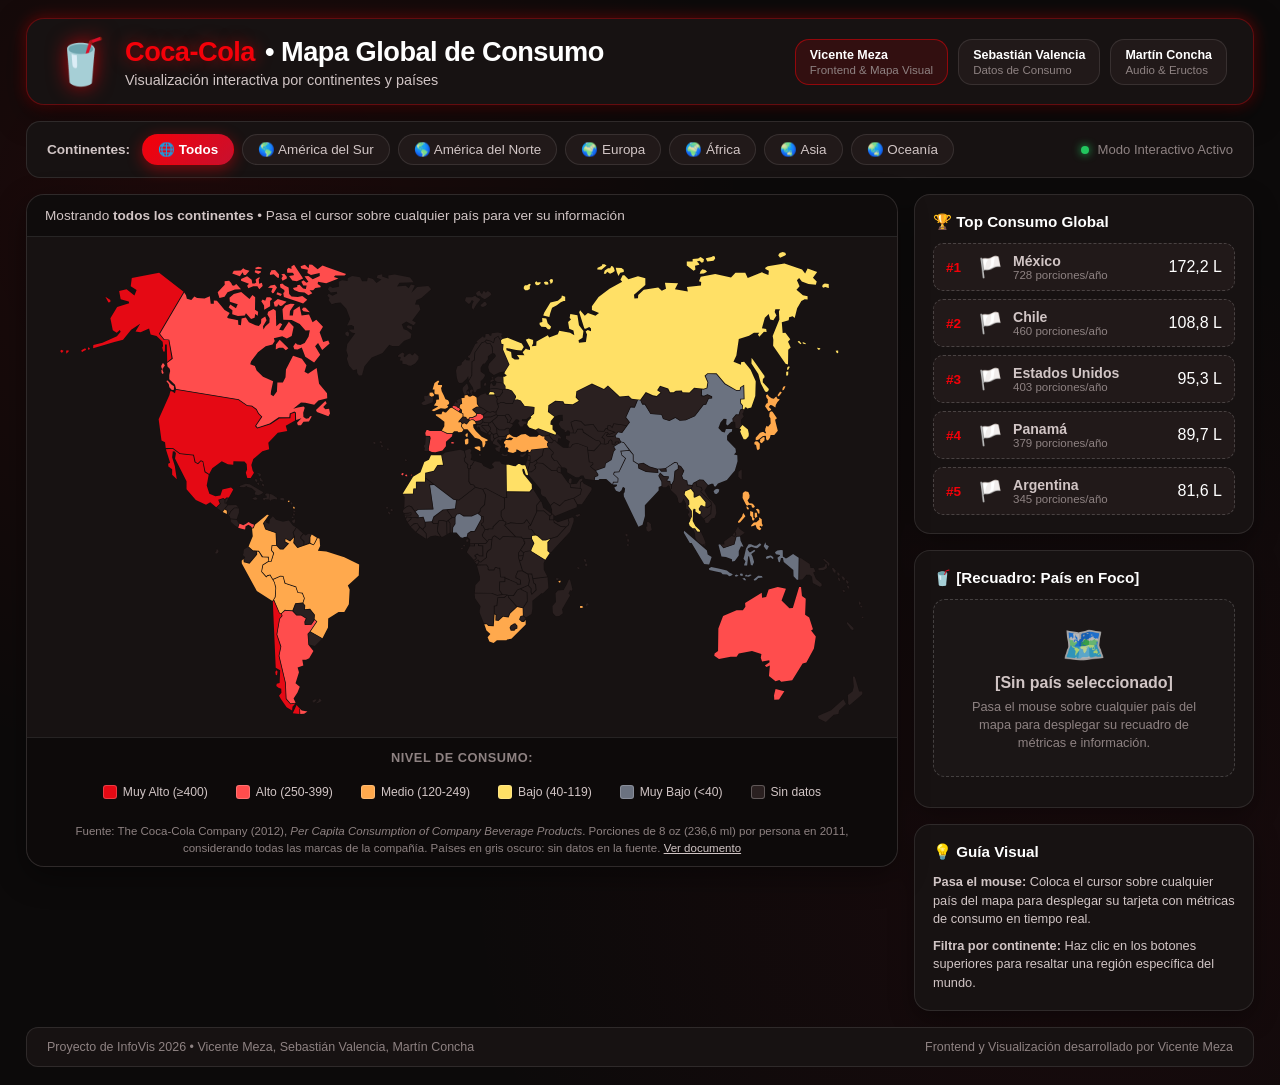
<file: v1/index.html>
﻿<!DOCTYPE html>
<html lang="es">
<head>
    <meta charset="UTF-8">
    <meta name="viewport" content="width=device-width, initial-scale=1.0">
    <title>Consumo Mundial de Coca-Cola | InfoVis 2026</title>
    <link rel="icon" href="data:image/svg+xml,<svg xmlns=%22http://www.w3.org/2000/svg%22 viewBox=%220 0 100 100%22><text y=%22.9em%22 font-size=%2290%22>🥤</text></svg>">
    <link rel="stylesheet" href="css/styles.css">
</head>
<body>
    <!-- Efecto de burbujas carbonatadas de fondo -->
    <div id="bubbles-bg"></div>

    <div class="app-container">
        <!-- Encabezado Principal -->
        <header class="main-header">
            <div class="brand-wrapper">
                <span class="brand-logo-bottle">🥤</span>
                <div class="brand-titles">
                    <h1><span class="coca-brand">Coca-Cola</span> &bull; Mapa Global de Consumo</h1>
                    <p>Visualización interactiva por continentes y países</p>
                </div>
            </div>
            <div class="team-credits">
                <div class="credit-badge dev1">
                    <strong>Vicente Meza</strong>
                    <span>Frontend & Mapa Visual</span>
                </div>
                <div class="credit-badge">
                    <strong>Sebastián Valencia</strong>
                    <span>Datos de Consumo</span>
                </div>
                <div class="credit-badge">
                    <strong>Martín Concha</strong>
                    <span>Audio & Eructos</span>
                </div>
            </div>
        </header>

        <!-- Barra de Navegación por Continentes -->
        <section class="toolbar-section">
            <div class="continent-filters">
                <span class="filter-label">Continentes:</span>
                <button class="continent-btn active" data-continent="Todos">🌐 Todos</button>
                <button class="continent-btn" data-continent="América del Sur">🌎 América del Sur</button>
                <button class="continent-btn" data-continent="América del Norte">🌎 América del Norte</button>
                <button class="continent-btn" data-continent="Europa">🌍 Europa</button>
                <button class="continent-btn" data-continent="África">🌍 África</button>
                <button class="continent-btn" data-continent="Asia">🌏 Asia</button>
                <button class="continent-btn" data-continent="Oceanía">🌏 Oceanía</button>
            </div>

            <div class="status-badge-visual">
                <span class="status-indicator-dot"></span>
                <span>Modo Interactivo Activo</span>
            </div>
        </section>

        <!-- Grilla de Contenido: Mapa + Panel Lateral -->
        <main class="content-grid">
            <!-- Panel del Mapa Mundial -->
            <div class="map-panel">
                <div id="continent-banner-info" class="continent-info-banner">
                    <span>Mostrando <strong>todos los continentes</strong> &bull; Pasa el cursor sobre cualquier país para ver su información</span>
                </div>

                <div class="map-view-wrapper">
<svg version="1.1"
     xmlns="http://www.w3.org/2000/svg"
     xmlns:xlink="http://www.w3.org/1999/xlink"
     x="0px"
     y="0px"
     width="784.077px"
     height="458.627px"
     viewBox="30.767 241.591 784.077 458.627"
     id="world-map">
<title>Simple World Map</title>
<desc>
    Author: Al MacDonald
    Editor: Fritz Lekschas
    License: CC BY-SA 3.0
    ID: ISO 3166-1 or "_[a-zA-Z]" if an ISO code is not available
</desc>
<g>
    <path id="_somaliland" d="M512.674,502.797l3.526,2.403l1.046-0.052l8.757-3.008l0.994,3.206l-0.701,2.706l-1.893,1.503l-4.729-0.302l-6.769-4.158L512.674,502.797L512.674,502.797z"/>
    <path id="ae" d="M528.466,468.135l0.753,3.008l8.522,0.752l0.596-6.172l1.644-0.897l0.448-2.257l-2.688,0.753l-2.99,4.521L528.466,468.135L528.466,468.135z"/>
    <path id="af" d="M545.85,435.383l1.374,10.771l3.423,0.752l0.32,1.937l-2.455,2.049l4.573,3.691l8.885-3.198l0.709-3.786l5.593-3.491l2.145-8.091l1.599-1.722l-1.659-2.887l5.412-3.347l-0.691-0.968l-2.498,0.155l-0.226,2.299l-3.354-0.033l-0.062-3.068l-1.079-1.288l-1.815,1.649l0.052,1.515l-2.739,1.036l-5.059-0.319l-6.568,6.881L545.85,435.383L545.85,435.383z"/>
    <path id="al" d="M450.679,420.438v3.984l1.142,2.152l0.82-0.096l1.409-2.566l-0.821-1.15l-0.319-2.844l-1.089-1.012L450.679,420.438L450.679,420.438z"/>
    <path id="am" d="M507.47,420.549l4.149,5.411l-1.218,1.427l-2.939-0.51l-3.646-3.268l0.196-2.146L507.47,420.549L507.47,420.549z"/>
    <g id="ao">
        <path class="mainland" d="M437.366,547.461l2.948,11.003l-0.069,3.478l-4.313,4.633l-0.647,7.527l16.597,0.147l5.395,1.954l4.45-0.58l-2.594-3.251l0.01-9.282l5.101-0.217v-3.621l-4.142-0.172l-0.829-8.575l-1.746,0.024l-0.943-0.848l-1.027,0.054l-1.365,2.646h-5.255l-1.22-1.227l0.363-1.738l-1.436-2.101L437.366,547.461L437.366,547.461z"/>
        <path d="M435.577,544.453l1.504,1.953l1.945-1.842l-0.571-1.909l-0.483-0.035L435.577,544.453L435.577,544.453z"/>
    </g>
    <g id="ar">
        <path class="mainland" d="M279.05,600.613l1.677,1.571l-6.371,9.467l-2.239,2.479l0.777,10.813l4.918,5.974l-4.132,7.209l-3.129,1.35h-3.579l1.003,5.627l-5.593,1.92l1.34,4.729l-3.354,10.701l4.141,3.38l-2.239,5.515l-3.804,5.975l2.014,4.165l-4.918,0.786l-4.028-4.951l-0.674-15.432l-6.258-26.209l1.893-9.163l-4.028-11.713l2.68-15.204l2.463-2.931l-0.605-2.222l3.164-2.888l7.054,0.483l3.942,4.21l4.555,0.078l4.668,2.853l-1.375,3.217l0.329,3.25l6.612-0.312L279.05,600.613L279.05,600.613z"/>
        <path d="M264.745,687.564l0.225,4.951l3.803-0.337l3.242-2.144l-5.48-1.124L264.745,687.564L264.745,687.564z"/>
    </g>
    <path id="at" d="M430.46,403.459l-0.562,1.167l0.483,0.83l2.015-0.415h1.711l1.857,1.572l3.95-0.717l2.904-1.729l0.743-1.167l-0.112-1.504l-2.611-1.954l-3.501,0.035l-0.294,1.988l-3.683,1.797L430.46,403.459L430.46,403.459z"/>
    <g id="au">
        <path class="mainland" d="M672.961,609.067l-0.303,21.938l-3.371,2.472l-0.303,2.161l4.598,3.086l11.35-2.161h5.826l2.145-3.095l12.879-2.472l9.198,2.784l-0.614,3.708l1.228,3.708l7.055-1.236l0.303,1.851l-4.599,3.396l1.53,1.236l3.37-1.236l-0.917,10.2l6.44,4.944l3.683-1.236l1.841,1.852l10.735-1.548l10.123-16.381l3.682-0.925l7.357-13.596l1.841-11.739l-4.599-5.869l1.842-1.236l-3.684-11.436l-3.984-2.783l0.614-15.448l-3.684-2.782l-0.916-8.652h-1.842l-6.138,20.392l-3.37,0.312l-7.668-7.728l4.297-11.437l-7.971-1.547l-8.896,2.472l-2.454,7.104l-3.984,0.925l-0.304-4.944l-16.252,9.889l0.304,3.708l-2.454,3.397h-6.139l-13.19,5.56L672.961,609.067L672.961,609.067z"/>
        <path d="M728.775,668.089l-1.531,6.181l0.304,4.322l4.599-0.312l5.213-8.03L728.775,668.089L728.775,668.089z"/>
    </g>
    <path id="az" d="M508.931,418.674l-0.873,1.486l4.071,5.342l1.418-0.458l2.334,2.446l1.011-4.287l2.533,0.406l-0.104-1.229l-4.165-3.646l-0.795,2.143L508.931,418.674L508.931,418.674z"/>
    <path id="ba" d="M442.708,411.084l-0.319,0.527l5.801,5.981l2.127-3.13l-0.078-1.234l-1.857-2.256L442.708,411.084L442.708,411.084z"/>
    <path id="bd" d="M616.256,457.908l-1.134,2.049l2.938,5.584l0.087,4.357l0.535,1.166l3.449,0.061l1.953-1.875l1.418,0.855l0.285,2.652l1.133-0.708l0.069-3.389l-0.951-0.112l-0.596-2.879l-2.403-0.086l-0.596-1.6l1.469-1.962l0.024-0.97h-4.269L616.256,457.908L616.256,457.908z"/>
    <path id="be" d="M414.019,391.704l-0.554,1.383l5.947,3.925l0.4,0.051l0.375-1.094l0.837-0.588l-1.336-1.499h-0.916l-1.255-1.426L414.019,391.704L414.019,391.704z"/>
    <path id="bf" d="M404.493,493.496l3.146-0.25l5.16,7.295l-4.789,3.613l-3.466-0.892l-4.66,0.062l-0.752,2.73l-3.907,0.19l-1.071-1.461l1.385-4.442L404.493,493.496L404.493,493.496z"/>
    <path id="bg" d="M457.092,414.066l0.139,4.305l1.452,3.025l5.454,0.095l2.455-1.737l2.412-0.959l-0.588-2.75l0.545-1.469l-1.228-0.641l-1.687,0.139l-1.323,1.332l-5.549,0.043L457.092,414.066L457.092,414.066z"/>
    <path id="bi" d="M478.504,538.385l3.691-0.078l-0.959,3.232l-0.935,0.812h-1.142l-0.812-2.187L478.504,538.385L478.504,538.385z"/>
    <path id="bj" d="M411.512,515.288h1.833l0.104-5.204l2.315-3.363l-0.104-5.852l-2.102-0.052l-3.604,2.816l1.504,2.87L411.512,515.288L411.512,515.288z"/>
    <path id="bn" d="M689.038,515.08l-2.489,3.018l2.04,0.641l1.149-1.608L689.038,515.08L689.038,515.08z"/>
    <path id="bo" d="M238.631,561.361l7.114-3.104l2.351,0.226l1.565,6.534l10.839,3.604l1.79,5.523l4.469,0.562l1.902,4.729l-1.34,4.278l-7.27,0.562l-2.68,6.872l-5.705-0.112l-1.79-0.337l-3.293,3.197l-1.625-0.156l-5.593-12.957l1.547-2.316l0.545-9.163l-1.383-5.455L238.631,561.361L238.631,561.361z"/>
    <path id="br" d="M286.631,618.464l5.402-10.391l0.198-8.73l10.079-6.501h5.645l4.435-7.512l0.804-14.418l-1.815-3.855l10.684-9.751l0.406-10.761l-14.514-7.105l-17.53-5.48l-8.264-0.812l2.221-4.669l-0.604-7.104l-1.808-0.596l-2.671,5.308l-1.4,1.754l-3.595-1.59l-12.093,4.261l-4.028-5.073l0.648-5.299l-3.804,3.872l-4.201-2.265l-0.424,0.597l0.009,1.841l3.622,1.945l-5.437,5.73l-3.432-0.034l-3.475-3.535l-3.933,0.121l-0.484,4.2l2.256,2.739l-2.663,8.532l-3.112,0.241l-4.953,3.13l-1.21,6.146l4.296,4.599l0.787-0.89l3.017-0.812l2.576,4.34l7.374-3.164l2.861,0.165l1.971,6.976l10.52,3.337l1.815,5.564l4.478,0.537l2.135,5.314l-1.443,4.729l1.884,2.474l-0.276,3.683l5.048-0.477l4.625,5.844l-0.363,4.105l2.74,2.316l-6.57,9.95L286.631,618.464L286.631,618.464z"/>
    <g id="bs">
        <path d="M222.121,463.112l-1.089-0.337l-0.086,2.101l1.34,1.349l0.917-1.349L222.121,463.112L222.121,463.112z"/>
        <path d="M224.29,466.397l-1.504,0.838l1.417,2.021l0.752-1.011L224.29,466.397L224.29,466.397z"/>
        <path d="M229.14,467.91l-1.591-0.087l0.165,1.012l1.167,1.687l1.002-1.099L229.14,467.91L229.14,467.91z"/>
        <path d="M228.388,465.896l-2.593-1.099l-0.501-2.609l1.002-0.425l1.003,2.023l1.002,0.76L228.388,465.896L228.388,465.896z"/>
        <path d="M225.881,460.588l-1.34-0.337l-0.251-1.686l-1.417-0.501l0.917-0.926l1.668,0.588l1.253,0.762L225.881,460.588L225.881,460.588z"/>
    </g>
    <path id="bt" d="M616.108,453.561l1.34,1.833l4.528,0.034l-0.458-2.507L616.108,453.561L616.108,453.561z"/>
    <path id="bw" d="M454.56,594.589l1.858,0.57l-0.26,5.314l1.911,0.26l4.391-3.959l5.273,0.57l1.399-3.545l6.673-6.095l-8.013-9.223l-0.104-1.514l-0.883-0.26l-2.43,2.24l-6.31,0.154l-0.884,7.866l-2.479,0.57L454.56,594.589L454.56,594.589z"/>
    <path id="by" d="M456.418,382.861l1.297,2.135l-0.519,1.703l0.086,1.349l0.476,1.616l2.68-1.521l3.329,0.086l2.334,0.959h5.922l1.729-4.141l1.037-1.564v-1.045l-3.717-5.23l-3.285-1.305l-2.68-0.303l-2.335,0.743l0.088,2.351l-3.241,4.098L456.418,382.861L456.418,382.861z"/>
    <path id="bz" d="M191.823,483.228l-0.043,3.154h0.726l2.472-4.615h-1.677L191.823,483.228L191.823,483.228z"/>
    <g id="ca">
        <path class="mainland" d="M151.767,281.182l1.72,2.602l0.864,3.475l4.305,1.081l3.017-3.25l2.585,1.306l7.321,0.647l5.169-2.17l0.864,7.157h3.017v-3.034l3.017,0.216l7.538,8.895l4.953,3.035l-2.584,4.123l1.081,1.081l9.673,1.953l0.216,4.34l2.585,0.433l0.648-6.51l4.089-1.08l3.017,4.556l6.457,3.034l3.233,0.647l2.152-2.602l0.216-4.124l3.873-2.387l1.288,3.476l-3.449,6.077l0.432,3.033l1.937-3.033l3.873-3.475l0.216-4.556l-2.152-3.476l0.648-2.817l5.169-2.603l2.369,1.738l0.432,15.188l3.657-3.25l2.152,1.305l-3.017,5.204l3.873,0.865l5.602-8.679l4.737,4.986l-1.936,8.895l-4.737,2.603l-4.521-2.169l-8.177,1.736l0.864,2.818l-2.152,3.476l-6.673,1.521l-7.538,5.86l-6.673,8.896l-0.864,2.817l4.521,1.737l1.72,4.339l6.241,6.293l9.906,4.339l-2.152,9.975l-0.216,2.818l2.585,1.736l3.449-4.555l0.432-8.679l5.385-0.216l2.584-4.988l0.433-7.589l6.889-13.45l8.609,3.034l4.521,6.293l-1.937,6.292l3.449,1.954l8.394-5.646l2.368,15.404l7.754,9.327l0.216,4.771l-8.609,2.17l-4.088,4.338l-8.609-1.953l-4.305-0.217l-7.538,5.86l4.521-1.081l5.601-1.08l1.081,1.305l-1.504,4.771l0.216,4.34l2.585,1.736l2.584-0.648l1.296-1.953h1.72l-2.801,5.205l-5.385,0.215l-2.368,3.476h-3.017l-0.864-2.603l4.305-4.338l-5.169,1.737l-0.233-7.374l-1.487-0.863l-4.521,1.953l-0.432,3.691h-10.338l-8.832,6.08l-11.842,3.908l-1.288-1.738l5.964-8.902l-3.388-3.261l-2.152-4.132l-4.383-3.346l-4.702-0.389l-8.428-5.904l-61.122-10.043l-1.011-4.142l-5.602-5.204v-4.339l0.865-3.907l-0.433-2.168l-2.152-2.171l-0.432-3.475l5.602-3.908l-3.449-18.653l-4.737-0.217l-4.305-5.645L151.767,281.182L151.767,281.182z"/>
        <path d="M130.684,350.117l-1.47,2.818l0.51,1.996l0.959,0.598l-0.225,0.812l-1.029,0.294l0.294,2.965l1.106,1.115l0.882-0.959l-1.106-2.887l0.657-2.299l1.616-2.152l-1.175-1.997L130.684,350.117L130.684,350.117z"/>
        <path d="M135.542,367.008l-1.323,0.52l2.429,2.818l0.588,3.336l2.429,2.592l2.058-0.371v-3.406l-2.498-1.557L135.542,367.008L135.542,367.008z"/>
        <path d="M268.15,295.833l-1.53,1.547l1.34,2.126l6.328,0.77l-4.028-4.252L268.15,295.833L268.15,295.833z"/>
        <path d="M191.105,270.143l0.19,3.475l-6.898,7.148l1.729,5.791l4.979-1.348l2.878-4.253l7.278-2.706l5.938-0.389l-4.599-5.022l-2.299,1.737l-1.729-0.579l-0.959-2.126l-2.109-2.126L191.105,270.143L191.105,270.143z"/>
        <path d="M200.113,259.908l-1.53,2.706l7.477,2.706l2.68-4.055l1.15,2.707h1.919l3.639-4.055l-4.409-1.158l-1.729-1.348l-2.299,2.316L200.113,259.908L200.113,259.908z"/>
        <path d="M213.148,265.318l-5.938,2.508v1.928l7.667,2.896l-1.729,1.928l1.15,2.507l4.789-2.126h4.028l1.919,3.086l3.259-3.285l-0.77-3.095l-2.68,0.968l-0.38-3.863l1.34-2.316h-1.34l-2.109,1.349l-0.959,0.769l0.579,2.707l-1.53,1.158l-2.299-0.19l-0.579-3.476L213.148,265.318L213.148,265.318z"/>
        <path d="M221.005,259.329l-0.579,1.927l3.639,1.738l2.68-1.547l-0.19-1.158L221.005,259.329L221.005,259.329z"/>
        <path d="M223.875,256.044l-2.679,0.968l0.19,1.35l5.938-0.389l-0.19-1.349L223.875,256.044L223.875,256.044z"/>
        <path d="M236.72,259.329l-0.38,1.348l-0.959,1.349v1.929l3.639-0.579l3.83,3.285h1.34v-3.285l-3.83-4.253L236.72,259.329L236.72,259.329z"/>
        <path d="M246.497,263.191l1.53,1.738l-1.34,2.316l0.959,2.507l4.218-2.317v-1.736l-2.49-2.896L246.497,263.191L246.497,263.191z"/>
        <path d="M252.055,258.75l0.19,3.086h5.178l1.34,1.158l-0.19,1.348l-4.599,0.58l3.259,4.443l4.409,0.77l6.128-2.705l-8.817-13.33l-2.68,1.738l0.19,2.316l-3.069-1.158L252.055,258.75L252.055,258.75z"/>
        <path d="M207.399,280.576l-7.278,1.928l-4.219,3.673l0.38,4.054l7.667,2.317l-1.729,3.864l-5.558-3.477l-1.53,2.896l3.639,2.507l-0.19,4.054l5.558,1.547l6.708-0.389l1.149-2.126l4.979,5.601l3.449-1.157l0.579-3.864l2.49,1.737l0.38-3.864l-3.068-1.928l0.19-12.162l-2.68-2.126l-2.87,3.864L207.399,280.576L207.399,280.576z"/>
        <path d="M230.782,289.073l-2.489-1.158l-1.34,1.737l2.68,4.253l0.19,4.054l5.749-3.475v-5.022l2.109-2.126l-2.109-1.547h-3.449L230.782,289.073L230.782,289.073z"/>
        <path d="M243.048,287.335l-4.028,3.285l0.959,4.054h2.49l1.149-2.126l1.729,1.737l1.729-0.19l4.599-3.864L243.048,287.335L243.048,287.335z"/>
        <path d="M242.659,280.956l-0.959,1.928l4.218,1.548l1.15-1.738L242.659,280.956L242.659,280.956z"/>
        <path d="M240.169,273.617l-4.218,0.579l-2.49,2.315l4.599,0.19l-1.34,3.475l0.959,1.548l1.34-0.19l3.259-5.212L240.169,273.617L240.169,273.617z"/>
        <path d="M247.456,272.27l-2.299,0.77l0.38,3.086l3.83,2.507l0.19,1.927l-1.149,1.159l0.579,3.864l14.755,4.823l4.028,1.349l4.028-3.475l-4.789-3.864l-4.409,1.158l-6.128-0.579l-2.299-2.316l-0.579-6.371l-3.83-1.928L247.456,272.27L247.456,272.27z"/>
        <path d="M259.523,292.357l-4.218-0.39l-4.979,1.927l-2.68,3.666l0.769,10.043l8.238,0.39l7.857,3.864l5.559,6.371l4.218-0.19l-1.15,5.981l-3.829,6.371l-4.218,1.926l-3.069-0.578l-1.53-1.348l-2.299,3.086l0.959,3.086l3.259,0.189l4.028-1.928l3.449,8.886l8.626,5.603l5.938-7.529l-4.979-8.108l2.878-3.284l4.028,6.758l7.278-6.371l-1.339-2.896l-4.98,1.548l-3.448-9.466l3.259-5.403l-6.518-6.949l-3.639,2.507l-3.449-7.529l-7.277,0.968l-1.919-9.076l-5.938,4.055l-0.579,5.021h-3.259l0.38-4.443L259.523,292.357L259.523,292.357z"/>
        <path d="M262.021,274.006v1.738l-4.218,0.968l1.149,1.927l4.789,1.928l5.368,0.58l3.831,2.705l3.829-2.127l-2.681-2.705h3.449l2.109-2.316l5.178-0.77v-1.158l-2.878-1.928l0.379-2.127l8.048,1.348l11.886-4.633l-4.41-1.348l1.15-1.547h9.197l1.531-1.547l-18.593-6.569l-4.41-1.547l-4.789,3.476l-5.368-4.443l-2.878-0.19l-0.579,3.675l-3.638-3.285l-4.218,1.349l0.769,2.126l6.328,1.35l-0.38,3.086l3.449,2.125l8.438-2.125l0.19,2.896l-6.898,3.285l-4.218-3.285l-3.83,0.389l3.83,5.411l-1.919,0.969l-2.878-2.508l-2.109,1.348l1.919,3.666h3.259l-0.769,3.475l-2.68-0.389l-3.449-3.674L262.021,274.006L262.021,274.006z"/>
        <path d="M244.941,327.159l-3.657,4.599l-0.225,5.065l3.198-1.841h3.881l2.74,2.533l2.515-2.076L244.941,327.159L244.941,327.159z"/>
        <path d="M289.466,386.977l-9.136,8.748l0.916,2.074l11.186,4.141l1.599-2.758l-0.916-4.599l-3.657,0.458l-2.057-2.299l3.423-3.449L289.466,386.977L289.466,386.977z"/>
    </g>
    <path id="cd" d="M438.023,546.597l8.912-0.155l1.808,2.567l-0.069,1.893l0.665,0.605h4.426l1.271-2.499h1.808l0.734,0.742l2.479-0.069l0.735,8.714l4.287,0.139v0.675l11.521,5.195l0.536,1.012h2.411l-0.268-3.648l-4.356-2.092l0.269-2.766l1.876-4.392l4.287-0.139l-3.683-12.224l0.068-5.195l5.826-9.11l0.068-1.278l-0.874-0.477l0.035-2.472l-1.062-0.095l-1.072-1.366l-17.59-0.795l-3.226,3.138l-5.28-3.475l-1.858,1.141l-1.348,11.35l-3.337,2.575l-1.003,2.283l0.179,3.381l-6.017,4.918l-1.6-0.726l0.216,0.94L438.023,546.597L438.023,546.597z"/>
    <path id="cf" d="M443.452,519.229l4.028,4.356l1.59-2.057l2.532,0.104l0.544-2.006l2.49-1.556l5.169,3.562l2.982-2.956l11.574,0.51l-10.736-11.082l1.443-0.897l0.198-1.954l-2.438-1.149h-3.58l-5.766,5.715l-0.197,2.351l-4.573-0.146l-0.146,1.003l-2.982-0.305l-2.688,5.108L443.452,519.229L443.452,519.229z"/>
    <path id="cg" d="M439.424,526.551l-0.052,1.255l4.131,0.104l0.146,10.728l-3.777-0.104l-2.187-1.703l-1.693,0.951l-0.078,0.476l0.873,0.423l0.251,2.204l-2.334,2.006l0.501,1.057l2.585-2.006h1.244l0.396,1.2l1.644,0.7l5.271-4.46l-0.104-3.259l1.099-2.653l3.38-2.507l0.907-8.479l-2.402,0.009l-2.783,3.812L439.424,526.551L439.424,526.551z"/>
    <path id="ch" d="M423.787,402.82l-3.771,4.011l0.078,0.405l1.547-0.483l1.393,1.937l2.352-0.83l1.625,1.263l0.667-0.38l2.005-3.146l-0.511-0.484l-1.979-0.051l-0.959-1.963L423.787,402.82L423.787,402.82z"/>
    <path id="ci" d="M388.484,521.562l3.697-2.617l4.6-0.806l4.693,1.013l-2.395-3.622l-0.701-2.213l0.701-6.544l-4.192,0.198l-1.9-1.814l-3.994,0.104l-1.901,0.304l0.198,4.425l-1.002,0.406l-1.203,2.215l3.095,3.62L388.484,521.562L388.484,521.562z"/>
    <g id="cl">
        <path d="M261.391,683.51l-3.691,8.109l6.371,0.674l0.112-5.403L261.391,683.51L261.391,683.51z"/>
        <path d="M260.137,682.239l-2.775,3.068l-0.337,3.604l-5.368-3.043l-5.705-8.221l-1.677-2.932l2.351-3.043l-0.225-3.83l-2.68-1.124l-2.126-1.572l0.449-2.144l2.792-0.787l0.562-12.387l-4.356-2.48l-2.844-64.477l0.735-1.278l5.567,12.836l1.781,0.035l0.579,2.049l-2.369,2.868l-2.723,15.448l3.873,11.895l-1.79,9.007l6.31,26.485l0.666,15.49l4.521,5.229L260.137,682.239L260.137,682.239z"/>
        <path d="M241.717,649.833l-1.115,1.686l0.562,2.932l1.115,0.112l0.562-3.718L241.717,649.833L241.717,649.833z"/>
    </g>
    <path id="cm" d="M428.031,519.428l2.783,2.561l-0.199,3.959l15.266-0.354l1.245-1.399l-4.375-4.711l-0.648-1.703l2.784-5.212l-1.893-3.458l-1.591-0.855v-1.755l1.841-1.202l0.104-5.463l-1.46-0.164l-0.024,2.87l-6.414,11.972l-3.925,0.199l-2.688,1.85L428.031,519.428L428.031,519.428z"/>
    <g id="cn">
        <path class="mainland" d="M594.498,386.128l-2.99,7.521l-4.124-0.217l-4.349,9.518l3.691,4.701l-7.606,10.504l-3.907-0.658l-2.611,3.285l0.648,1.971l3.043,0.217l1.521,3.5l3.044,0.658l9.344,12.04v6.129l4.563,2.844l4.996-0.873l6.303,3.719l7.605,2.187l3.691-0.439l4.132-0.441l8.687-5.688l2.828,0.44l1.08,2.567l2.396,0.718l3.26,4.813l-2.17,4.814l1.306,3.285l3.69,1.312l0.647,3.942l4.35,0.439l0.647-1.971l6.302-3.285l3.907,0.217l4.563,5.03l3.043-1.312l1.954,0.216l0.873,2.412l1.521,0.216l2.169-3.06l8.688-3.285l7.823-9.413l2.61-8.974l-0.217-5.912l-3.259-0.656l1.953-2.188l-0.434-3.501l-8.255-8.314v-4.157l2.386-3.062l2.388-1.098l0.216-2.412h-6.085l-1.089,3.285l-2.828-0.656l-3.475-3.718l2.17-5.688l3.043-3.285l2.827,0.217l-0.434,5.031l1.521,1.313l3.691-3.717l1.306-0.216l-0.433-2.844l3.476-4.158l2.61,0.216l1.521-4.813l1.781-0.942l0.182-3l-1.729-1.815l-0.147-4.736l3.329-0.217l-0.216-12.214l-2.334,1.4L694.267,377l-3.897-0.009l-11.298-6.354l-8.16-9.837l-8.281-0.086l-2.107,1.833l2.68,6.137l-0.935,5.758l-3.335,1.383l-1.876-0.147l-0.139,5.696l1.954,0.441l3.476-1.53l4.563,2.187v2.188l-3.26,0.216l-2.611,5.688l-2.386,0.215l-8.472,11.16l-8.902,3.941l-6.086,0.441l-4.124-2.844l-5.869,3.068l-6.302-1.971l-1.521-4.158l-10.642-0.657l-5.646-9.188h-2.386l-1.92-4.262L594.498,386.128z"/>
        <path d="M671.802,472.655l-2.064,0.579l-1.487,1.833l1.236,2.411l1.814,0.163l2.066-1.832l0.492-2.411L671.802,472.655L671.802,472.655z"/>
    </g>
    <path id="co" d="M234.326,498.251l-1.781-0.182l-11.773,9.707l-1.245,3.414l-1.608,0.182l0.717,7.546l-4.105,10.07l4.46,3.776l5.714,0.363l3.924,5.757l5.705,0.183l-0.182,4.312h2.135l2.316-7.909l-2.144-2.694l0.536-5.031l4.46-0.363l-0.536-11.688l-9.993-3.232l-2.316-6.293L234.326,498.251L234.326,498.251z"/>
    <path id="cr" d="M202.905,502.745l1.202,2.352l0.977,1.297l-1.314,3.898l-2.507-1.764l-4.097-3.752v-2.48L202.905,502.745L202.905,502.745z"/>
    <path id="cu" d="M205.904,469.846v1.1l4.599,0.086l2.169-1.263l0.337,0.926l4.512,1.098l4.011,3.622l-0.917,1.262l0.165,1.436l3.345,0.839l3.345-1.514l1.504-1.513l-2.169-1.098l-11.194-6.569l-3.924-0.424L205.904,469.846L205.904,469.846z"/>
    <g id="cv">
        <path d="M350.01,490.264l-1.642,0.942l1.175,0.941l1.409-0.708L350.01,490.264L350.01,490.264z"/>
        <path d="M354.046,492.165l-1.071,0.951l0.762,1.409l1.832-0.821L354.046,492.165L354.046,492.165z"/>
        <path d="M351.704,494.836l-1.375,0.821l1.479,1.979l1.168-0.612L351.704,494.836L351.704,494.836z"/>
    </g>
    <path id="cy" d="M484.555,437.794l1.062,0.771l-3.294,3.119l-1.573-0.052l-1.167-0.821l0.156-1.529l2.386-0.155L484.555,437.794L484.555,437.794z"/>
    <path id="cz" d="M437.202,398.921h2.567h1.263l2.049,1.461l3.795-3.155l-3.683-2.627l-3.648-1.765l-2.498,0.45l-3.389,2.178L437.202,398.921L437.202,398.921z"/>
    <path id="de" d="M422.257,384.234l3.086-0.5v-2.178l2.584-0.425l1.418,1.427l1.495,0.164l2.334-1.012l2.083,0.588l1.832,1.592l0.251,5.955l1.832,2.438l-2.411,0.337l-4.003,2.515l0.338,0.839l3.579,3.354l-0.251,1.677l-3.328,1.677l-3.085,0.086l-0.753,1.59h-1.581l-0.752-1.676l-2.749-0.675l-0.088-2.767l-1.39-0.77l0.114-1.861l-0.406-1.328l-1.982-1.824l0.414-2.854l2.161-1.011L422.257,384.234L422.257,384.234z"/>
    <g id="dk">
        <path d="M427.123,370.076l-3.586,3.968l-0.13,2.584l1.635,4.263l2.559-0.484l-0.319-3.483l1.764-1.971l-0.034-1.548l-1.245-3.223L427.123,370.076L427.123,370.076z"/>
        <path d="M428.979,377.354l-1.062,0.229v1.583l1.128,0.875l0.997-0.25l-0.243-1.503L428.979,377.354z"/>
        <path d="M432.306,375.848l-0.949,0.23l-1.056,0.968l0.448,1.954l1.292,0.507l-1.334,0.535l-0.255,0.685h2.005l0.602-1.099l-0.768-0.378l0.25-0.962l0.916-1.205l-0.25-1.042L432.306,375.848z"/>
    </g>
    <path id="dj" d="M508.991,499.771l-0.493,2.903l3.424-0.052l0.052-4.271l-1.253-0.77L508.991,499.771L508.991,499.771z"/>
    <path id="dm" d="M256.23,485.371l-0.761,1.616l0.917,1.228l1.141-0.994L256.23,485.371L256.23,485.371z"/>
    <path id="do" d="M242.434,481.533l-4.573-2.991l-2.887-1.021l-0.578,5.521l0.578-0.047l0.761,1.461l0.994-1.15l2.896-0.77l2.516,0.536L242.434,481.533L242.434,481.533z"/>
    <path id="dz" d="M424.625,435.764l-3.526-1.186l-14.677,2.758l-3.198,2.429l1.953,10.088l-5.835,0.233l-3.509,5.646l-8.359,2.005l0.025,4.105l27.532,21.048l4.692,0.398l15.654-12.231l-1.565-1.971l-2.938-0.398l-1.764-2.955V453.5l-1.177-1.184l0.199-3.155l-3.13-3.155l-0.389-3.354l1.366-0.986l-0.59-3.553L424.625,435.764L424.625,435.764z"/>
    <g id="ec">
        <path class="mainland" d="M213.986,529.43l-4.088,2.541l-0.294,3.771l-0.821,1.234l2.576,2.473l-1.115,1.219l0.259,3.113l4.607,1.098l6.976-8.256l-0.017-2.878l-3.345-0.216L213.986,529.43L213.986,529.43z"/>
        <path d="M183.533,531.443l-0.536,2.378l-0.994,1.002l0.683,1.228l1.754-0.69l0.838-1.461l-0.536-1.537L183.533,531.443L183.533,531.443z"/>
    </g>
    <g id="ee">
        <path class="mainland" d="M462.562,363.299l-4.84-0.173l-3.068,1.875l-0.043,1.392l1.987,1.875l6.182,1.047L462.562,363.299L462.562,363.299z"/>
        <path d="M452.236,364.042l-1.308,0.44l1.308,0.226l0.595,0.69l0.711-0.852l-0.709-1.215L452.236,364.042z"/>
        <path d="M452.792,365.792l-1.862,0.833l-0.643,1.111l0.643,0.722l2.362-0.875l1.137-0.752L452.792,365.792z"/>
    </g>
    <path id="eg" d="M466.16,449.222l2.308,0.062l4.495,1.244l2.135,0.061l2.646-2.213h1.234l2.249,1.245h2.845l0.51-0.035l1.798,5.17l0.51,1.668l0.477,2.498l-0.85,0.622l-1.461-0.734l-1.686-5.498l-1.521-0.111l-0.111,1.867l1.012,3.232l8.1,10.027l0.173,4.305l-2.359,2.723l-22.163-0.251L466.16,449.222L466.16,449.222z"/>
    <path id="er" d="M496.224,493.859l-0.216-5.093l3.423-3.992l0.926,0.709l1.686,5.637l8.091,6.023l-1.47,1.808l-5.922-5.091L496.224,493.859L496.224,493.859z"/>
    <g id="es">
        <path class="mainland" d="M402.565,416.322h-11.014l-2.222-1.004l-1.071,0.078l-1.297,2.696l0.458,2.775l4.21,0.389l0.536,1.771l-1.833,10.33l0.078,1.851l2.981,1.617l3.439,0.232l6.881-1.694l3.363-4.233l0.077-4.313l5.965-5.395l0.302-2.386l-5.428-0.078L402.565,416.322L402.565,416.322z"/>
        <path d="M374.265,458.444l-1.513,0.873l0.7,0.709L374.265,458.444L374.265,458.444z"/>
        <path d="M369.009,458.608l-1.875,0.476l0.935,1.418h1.407L369.009,458.608L369.009,458.608z"/>
        <path d="M364.549,457.191l-1.176,1.184l1.643,1.418l0.935-2.126L364.549,457.191L364.549,457.191z"/>
        <path d="M413.578,426.877l-1.375,0.467l0.304,1.235h1.988l0.839-0.925L413.578,426.877L413.578,426.877z"/>
    </g>
    <path id="et" d="M489.982,508.606l6.292-14.005l6.25,0.035l5.541,4.814l-0.39,3.968h4.296l0.44,2.386l6.95,4.157l4.286,0.217l-8.15,8.756l-11.194,3.449h-2.773l-4.944-4.219l-1.953-0.82l-3.786-5.576l-2.499,0.035l-0.294-2.559L489.982,508.606L489.982,508.606z"/>
    <path id="fi" d="M453.072,340.202l1.79,0.786l1.104,2.074l-1.104,1.436l-5.55,6.068l-0.952,3.199l1.271,4.633l4.278,3.199l5.706-2.715l4.598-0.64l4.279-6.872l-3.173-7.512l-3.018-7.192l0.477-4.633l-1.901-0.32l-0.492-3.38l-2.559-4.175l-2.836,1.962l-1.114,4.556l-3.008-1.807l-4.185-1.021l-0.934,1.09l1.607,1.453l2.931-0.053l2.359,3.812L453.072,340.202L453.072,340.202z"/>
    <g id="fk">
        <path d="M281.194,678.393l-2.273-0.25l-2.265,1.521l1.642,1.781L281.194,678.393L281.194,678.393z"/>
        <path d="M283.459,677.252l-0.752,2.411l-2.144,1.901l0.13,0.631l3.655-1.4l1.513-1.901L283.459,677.252L283.459,677.252z"/>
    </g>
    <g id="fr">
        <path class="mainland" d="M412.973,393.588l-1.91,0.467l-3.82,4.158l-1.149,0.078l-1.53-1.081l-0.993,0.233l-0.762,2.386l-5.584,0.155l0.156,1.236l3.82,2.543l4.435,3.543l-0.077,4.236l-2.368,4.157l5.126,2.464l5.204,0.154l1.606-1.85l3.286,0.078l0.916,0.848l3.285-0.233l1.686-2.162l-2.145-2.541l-0.155-1.616l0.458-1.771l-1.071-1.539l-1.833,0.535l-0.232-1.383l4.054-4.469v-2.697l-2.348-0.767l-1.432-0.987L412.973,393.588L412.973,393.588z"/>
        <path d="M276.163,517.285l5.058,3.154l-2.646,5.255l-0.959,1.21l-2.809-1.615l0.079-5.663L276.163,517.285L276.163,517.285z"/>
        <path d="M540.023,586.93l-1.972,0.129l-0.129,1.722l1.313,0.269l1.972-0.925L540.023,586.93L540.023,586.93z"/>
        <path d="M516.857,562.666l0.656,1.461h1.055l0.526-1.857L516.857,562.666L516.857,562.666z"/>
        <path d="M258.823,489.822l-0.917,0.847l0.683,1.383l1.296-0.38L258.823,489.822L258.823,489.822z"/>
        <path d="M428.039,418.016l-1.687,1.695l-0.154,1.538l1.374,0.847l0.536-0.076l0.303-2.24L428.039,418.016L428.039,418.016z"/>
        <path d="M254.095,484.065l-1.296,0.535l0.458,1.149l1.521-0.994l-0.303-0.311L254.095,484.065L254.095,484.065z"/>
    </g>
    <path id="ga" d="M435.438,526.646l-0.104,2.151l-4.875-0.104l-2.982,5.766l7.012,7.667l1.736-1.453l-0.052-1.503l-1.192-0.554v-1.057l2.688-1.701l2.387,1.807l2.638,0.052l-0.054-9.067l-4.176-0.196l-0.052-1.903L435.438,526.646L435.438,526.646z"/>
    <g id="gb">
        <path class="mainland" d="M400.629,367.984l-1.582,2.395l0.631,0.959h3.648v1.6l-0.952,1.278l0.632,3.354l2.058,3.994l1.581,3.672l2.533,0.959l1.105,1.92l-0.155,1.755l-1.582,0.959l-0.156,0.795l1.106,0.64l-0.951,1.279l-2.221,0.959l-4.279-0.477l-6.664,3.035l-2.221-1.115l6.345-3.674l-0.796-0.477l-3.328-0.32l2.058-3.033l0.319-2.56l2.696-0.319l-0.475-4.953l-3.174-0.155l-0.95-1.115l0.155-3.674l-1.901,0.156l1.901-6.388l3.492-2.56L400.629,367.984L400.629,367.984z"/>
        <path d="M393.974,378.693l-2.853,0.32l-0.156,2.56l1.901,1.278l2.058-0.475l0.796-1.436L393.974,378.693L393.974,378.693z"/>
    </g>
    <path id="ge" d="M495.144,415.596l2.827,3.691l3.527,1.625l2.169-0.01l3.726-1.01l0.935-1.461l-11.021-4.123L495.144,415.596L495.144,415.596z"/>
    <path id="gh" d="M399.091,513.179l0.968,2.273l2.524,3.959l1.4-0.052l3.819-2.171l-0.268-12.354l-2.957-0.864l-4.141,0.112L399.091,513.179L399.091,513.179z"/>
    <g id="gl">
        <path class="mainland" d="M292.587,282.398l-1.176,1.877l2.118,2.117l-0.942,2.118l3.06,3.994l3.761-1.176l4.936-0.466l5.644,6.111l3.761,10.104l-3.051,6.345l4.227-0.708l2.354,1.409l0.232,3.06l-5.168,0.233l2.818,2.817l3.526,0.709l-7.754,10.339l-0.942,6.345l1.643,5.169l-1.176,3.06l2.118,6.578l3.993,4.469l1.176-0.232l2.584-0.709l0.233,3.76l1.642,2.352l3.052-0.234l2.353-8.695l7.053-8.697l10.581-4.227l6.578-8.229l3.05,1.408h6.345l5.17-5.168l6.346-2.584l0.708-3.994l-3.993-3.527l-3.526-1.175l-1.885-4.937l4.469-2.584l7.054,3.76l2.353-2.584l-3.761-2.117l7.996-10.813l-1.409-4.702l-3.761-0.232l1.408-4.228l4.703-2.118l9.637-8.461l-2.816-3.053l-10.814,0.941l-5.645,5.646l3.295-7.287l-3.762-0.942l-2.117,3.761l-3.051-2.585l-8.464,0.941l2.353-3.76l13.865-0.467l-3.527-4.702l-15.04-2.817l-6.11,0.941l0.233,3.061l-6.345-2.118l0.232-2.118l-4.47,0.941l-0.942,2.353l4.703,1.642l-4.936,3.527l-3.527-3.994l-4.936-1.408l-0.709,3.76h-4.937l-1.885-3.994l-7.754-1.176l-4.228,2.117l-0.233,2.818l-5.402-0.709l-3.294,1.409l0.234,3.293v1.644l-6.111,1.176l-2.818-1.877l-1.885,3.052l2.819,3.06l5.878-0.709l0.467,1.885l-4.469,2.118L292.587,282.398L292.587,282.398z"/>
        <path d="M311.396,319.066l1.409,2.119l-0.708,2.584h-1.409l-1.885-2.119l0.467-1.643L311.396,319.066L311.396,319.066z"/>
        <path d="M370.159,313.189l3.993,1.176l-0.234,3.293l-4.227-2.118l-0.942-1.176L370.159,313.189L370.159,313.189z"/>
    </g>
    <path id="gm" d="M366.719,497.006l-0.111,0.959l5.98-0.086l0.304-0.891l-0.13-0.898l-1.721,0.7L366.719,497.006L366.719,497.006z"/>
    <path id="gn" d="M369.77,505.304l2.629,4.046l3.423-2.974l3.511-0.155l2.922,3.881l2.48,1.635l0.933-1.816l0.83-0.466l-0.061-3.993l-1.65-4.737l-5.065,0.562l-6.267-0.501l-0.034,1.606L369.77,505.304L369.77,505.304z"/>
    <g id="gq">
        <path d="M427.184,522.134l-0.396,1.703l1.191,0.648l1.143-0.855l-0.397-1.755L427.184,522.134L427.184,522.134z"/>
        <path d="M430.771,526.697l-0.054,1.202l3.924,0.198l-0.052-1.356L430.771,526.697L430.771,526.697z"/>
    </g>
    <g id="gr">
        <path class="mainland" d="M453.004,427.213l-0.096,1.15l4.003,2.014l1.911,0.734l-1.003,1.055l-2.23,0.227l-0.319,1.01l0.771,1.738l2.498,1.33l1.09,0.096l0.138-2.981l1.635-1.972l-4.46-5.272l0.589-1.789l1.046-0.043l1.591,1.279l1.002-0.501l0.319-1.79l3.732,0.534l1.134-3.239l-1.953,1.375l-5.731-0.14l-3.726,1.929L453.004,427.213L453.004,427.213z"/>
        <path d="M461.69,438.442l1.408,0.043l0.589,0.873h2.05l1.363-0.501l0.459,0.553l-0.907,1.192l-4.002,0.139l-0.728-0.959l-0.77-0.458L461.69,438.442L461.69,438.442z"/>
    </g>
    <path id="gt" d="M183.456,491.11l5.126,3.752l5.169-6.423l-0.881-1.331l-1.764-0.062v-3.761l-1.322-0.804l-4.002,1.192l1.53,3.526L183.456,491.11L183.456,491.11z"/>
    <path id="gw" d="M368.196,502.356l1.211,2.395l3.396-2.922l0.035-0.899l-4.003-0.579L368.196,502.356L368.196,502.356z"/>
    <path id="gy" d="M261.399,510.654l6.241,5.652l-2.481,2.87l-0.199,1.703l3.259,3.362l-0.078,3.232l-5.67,2.16l-3.397-4.59l0.726-5.515l-1.452-4.105L261.399,510.654L261.399,510.654z"/>
    <path id="hn" d="M194.408,488.742l7.987-0.303l2.369,2.817l-1.478-0.338l-2.844,0.121l-3.717,3.492l-1.59,3.536l-1.046-0.555l-0.009-3.872l-2.299-1.539L194.408,488.742L194.408,488.742z"/>
    <path id="hr" d="M443.417,407.816l-3.051,2.515h-3.095l-0.372,2.178l1.418,0.372l0.709-1.055l1.114,0.977l0.891,3.112l6.109,2.853l0.605-0.691l-6.197-6.396l0.631-1.166l5.888-0.226l0.596-1.876l-3.838,0.111L443.417,407.816L443.417,407.816z"/>
    <path id="ht" d="M231.845,477.159l2.974,0.311l-0.354,3.648l-0.294,1.919l-3.466-0.19l-0.614,0.926l-1.063-0.077l-0.38-1.997l3.656-0.304l-0.225-2.073l-1.677-0.691L231.845,477.159L231.845,477.159z"/>
    <path id="hu" d="M444.386,403.01l-1.003,1.573l0.078,2.403l1.599,0.82l4.919,0.147l6.854-5.774l0.034-1.279l-0.742-0.371l-4.953,2.248L444.386,403.01L444.386,403.01z"/>
    <g id="id">
        <path d="M639.517,513.628l-0.241,1.971l5.869,9.862h1.711l12.23,20.461l4.894,0.492l2.445-7.148l-3.916-2.464l-0.734-3.941L639.517,513.628L639.517,513.628z"/>
        <path d="M697.475,540.891l1.954,2.396l-1.271,3.596v0.684h2.887l1.021-8.989l0.934,0.26l1.694,8.212l1.615,0.434l1.53-3.512l-1.53-5.308l-1.271-2.31l3.993-2.911l-0.935-1.288l-3.819,2.48h-1.021l-1.866-2.74l0.597-1.201l3.146-1.539l4.754,1.453l1.444-0.089l3.568-3.335l-1.442-1.451l-3.312,2.565h-2.127l-3.224-1.538l-2.29,0.086l-2.55,4.106l-1.616,7.105L697.475,540.891L697.475,540.891z"/>
        <path d="M718.791,524.805l-1.616,3.935l2.549,3.337h0.849l1.105-2.223l0.597-0.77l-1.105-1.201l-1.617-0.597L718.791,524.805L718.791,524.805z"/>
        <path d="M723.805,537.729l-3.482,0.77l-1.021,1.115l0.847,1.453l2.291-0.855l1.442-0.855l2.126,1.712l0.935-0.771l-1.693-2.057L723.805,537.729L723.805,537.729z"/>
        <path d="M666.045,548.854l-2.377,1.625l0.51,1.364l7.564,1.712l3.82,0.684l1.615,1.712l4.331,0.345l2.04,1.711l1.867-0.432l1.702-1.539l-3.146-1.452l-2.715-2.308l-7.053-1.713L666.045,548.854L666.045,548.854z"/>
        <path d="M690.768,556.295l-1.865,1.029l1.104,1.201l2.715-1.027L690.768,556.295L690.768,556.295z"/>
        <path d="M693.991,555.526l0.338,1.625l1.954,0.51l0.761-0.942l-0.848-1.288L693.991,555.526L693.991,555.526z"/>
        <path d="M698.668,559.805l-2.377,0.347l2.126,1.798h1.694L698.668,559.805L698.668,559.805z"/>
        <path d="M699.342,556.979l-0.511,1.027l3.821,0.596l2.974-1.711l-1.694-0.511l-2.715,0.771l-1.021-0.856L699.342,556.979L699.342,556.979z"/>
        <path d="M711.833,557.583l-4.416,3.683l0.423,0.942l1.866-0.345l2.205-2.059l4.331-0.597l-0.848-1.452L711.833,557.583L711.833,557.583z"/>
        <path d="M734.126,532.446l-3.604,0.406l-2.315,1.693l0.959,1.938l3.925,0.726v0.727l-2.48,2.015l1.201,4.192l1.201,0.078l1.037-4.115h1.919l0.806,4.027l9.361,7.746l0.241,6.051l3.198,3.467l1.442-0.077l0.319-21.369l-5.438-3.785l-5.125,3.467l-1.843,1.132l-3.043-1.937l-0.078-6.128L734.126,532.446L734.126,532.446z"/>
        <path d="M690.689,519.532l-1.997,7.503l-10.831,3.656l-3.241-3.804l-1.573,0.433l2.939,11.34l4.398,0.493l5.869,2.222v2.222l2.688-0.493l3.916-5.42v-4.435l2.204-4.435l2.445,0.491l-2.938-6.163l-0.449-3.968L690.689,519.532L690.689,519.532z"/>
    </g>
    <path id="ie" d="M394.915,383.085l-0.786,5.187l-6.975,2.56h-2.223l-1.582-1.115v-0.96l3.492-2.238l-0.951-1.92l0.156-2.714l3.018,0.155l1.383-3.25l-0.183,2.887l2.344,1.858L394.915,383.085L394.915,383.085z"/>
    <path id="il" d="M486.378,444.899l-1.365,4.348l1.771,5.213l2.031-7.616v-1.633L486.378,444.899L486.378,444.899z"/>
    <path id="in" d="M595,509.688l3.958-1.938l2.352-8.505l-0.104-10.441l13.468-14.54v-3.447l2.774-1.081l-0.104-3.984l-2.991-5.817l1.712-3.121l3.742,3.449l4.808,0.216v1.938l-1.495,1.616l0.318,0.863l2.567,0.104l0.536,2.904h0.752l1.928-3.449l0.958-9.042l3.207-2.265l0.104-3.12l-1.279-2.481l-2.031-0.104l-7.951,5.256l0.5,3.38l-5.584-0.019l-1.97-2.41l-1.072,0.138l0.363,3.354l-12.075-0.863l-7.485-3.337l-0.397-4.106l-4.988-3.094l-0.06-6.371l-3.423-3.916l-7.867,0.752l0.855,3.424l3.854,3.12l-6.665,13.641l-4.46,0.337l-0.734,1.644l4.392,4.062l-0.216,4.105l-4.486-0.069l-0.484,2.04l3.727-0.164l0.104,1.616l-2.671,1.4l1.711,3.232l3.312,1.08l2.031-1.504l0.959-2.688l1.177-0.535l1.392,1.398l-0.424,3.449l-0.96,1.617l0.217,2.8L595,509.688L595,509.688z"/>
    <path id="iq" d="M502.793,433.637l-1.348,6.664l-5.585,4.65l0.354,2.195l5.455,0.371l8.688,7.07l4.857-0.138l0.13-1.634l1.78-1.91l2.49,1.409l0.329-0.312l-4.815-6.405l-2.282-0.139l-3.033-3.898l0.604-2.868l0.926-0.121l0.319-1.271l-4.132-4.348L502.793,433.637L502.793,433.637z"/>
    <path id="ir" d="M507.409,427.516l-1.057,1.098l0.104,1.738l1.314,1.842l4.658,5.101l-0.709,2.04h-0.812l-0.406,2.04l2.637,3.371l2.43,0.207l4.865,6.732l2.732,0.208l2.126,1.529l0.104,3.062l8.411,4.9h3.139l1.927-1.634l2.43-0.104l1.418,3.268l9.085,1.262l0.27-3.337l3.007-1.089l0.139-1.193l-2.395-3.268l-5.334-4.287l2.801-2.55l-0.198-1.124l-3.511-0.544l-1.486-11.843l-0.173-2.723l-9.518-3.641l-4.218,0.951l-2.36,2.896l-2.092-0.139l-0.604,0.511l-4.66-0.303l-5.878-4.288l-2.188-2.394l-1.003,0.24l-1.808,2.066L507.409,427.516L507.409,427.516z"/>
    <path id="is" d="M366.261,340.521l-1.693-0.959l-2.283,1.443l-1.962,1.814l0.052,1.013l2.541,0.319l-0.156,1.815l-0.898,0.908l0.217,0.588l2.541,0.164v2.938l3.656,0.641l2.17,1.229l2.437,0.104l4.186-2.083l3.231-4.271l0.053-2.887l-1.963-1.66l-1.642-1.392l-0.743,0.536l-1.115,1.443l-1.271-0.164l-1.271-1.393l-1.642,0.156l-2.386,1.979l-1.437,1.547l-0.795-0.69l-0.053-1.712l0.795-0.536L366.261,340.521L366.261,340.521z"/>
    <g id="it">
        <path class="mainland" d="M423.233,409.391l-0.535,1.356l0.146,1.478l2.065,2.412l3.25-0.113l7.175,8.334l4.479,1.297l2.646,2.498l0.631,5.695l1.417-0.828l1.229-3.104l-0.303-2.229l2.101-0.19l0.304-1.263l-5.922-2.834l-5.619-5.523l-2.238-3.303l-0.545-3.137l2.861-0.684l-0.734-2.066l-1.755-1.478l-1.513-0.069l-2.108,0.58l-1.99,2.781l-1.201,0.795l-1.858-1.141L423.233,409.391L423.233,409.391z"/>
        <path d="M440.668,431.898l-1.253-0.674l-4.278,0.674l0.146,1.158l3.847,1.937l0.579,0.631l1.012,0.147L440.668,431.898L440.668,431.898z"/>
        <path d="M427.806,423.566l-2.289,1.158l0.303,4.469l1.833,0.311l1.374-1.312v-4.235L427.806,423.566L427.806,423.566z"/>
    </g>
    <path id="jm" d="M221.533,480.798l-3.008,0.761v0.84l1.755,1.011h1.841l1.167-1.349L221.533,480.798L221.533,480.798z"/>
    <path id="jo" d="M489.473,447.251l-2.126,7.416l-0.096,1.133h3.346l3.743-3.303l0.094-1.253l-1.529-1.564l2.739-2.272l-0.396-2.109l-0.752,0.173l-2.282,1.635L489.473,447.251L489.473,447.251z"/>
    <g id="jp">
        <path d="M709.317,426.193l-1.41,1.418l0.579,1.996l1.236,0.086l0.83,4.332l0.993,1.08l1.738-1.582l0.151-4.773l-2-2.125L709.317,426.193L709.317,426.193z"/>
        <path d="M716.688,422.188l-2.659,2.156l-0.591,2.719l1.812,1.25l2.625-2.75l0.37-3.062L716.688,422.188z"/>
        <path d="M713.613,418.033l-4.219,4.832v2.322l2.604-0.312l4.085-3.592l2.731-0.502l0.663,0.779l0.015,2.377l0.688,1.25h1.255l1.763-2.158l0.743-2.836l3.552-0.086l3.476-4.166l-1.814-6.916l-0.83-3.664l1.815-1.496l-4.133-6.241l-0.944-0.744l-1.875,0.744l-0.481,2.584v2.083l0.994,1.167l0.328,5.498l-2.56,3.164l-1.485-0.917l-1.159,2.584l-0.251,2.412l0.909,1.418l-0.579,1.08l-1.902-1.582h-1.322l-1.157,0.666L713.613,418.033L713.613,418.033z"/>
        <path d="M720.729,380.396l-1.321,1.168l0.665,2.498l1.158,1.166l-0.086,3.83l-1.487,0.578l-1.158,2.584l3.388,4.659l2.23-0.752l0.415-1.167l-2.396-2.161l1.487-1.919l1.572,0.25l3.43,2.305l0.37-2.584l1.63-2.979l2.281-2.312l-2.469-1.125l-0.944-1.801l-1.236,0.83l-1.071,1.331l-2.316-0.501l-2.396-1.582L720.729,380.396L720.729,380.396z"/>
        <path d="M733.201,377.812l-2.317,3.25l0.164,1.582l1.158-0.502l2.723-3.414L733.201,377.812L733.201,377.812z"/>
        <path d="M736.261,373.066l-0.829,2.248l0.086,1.496l1.409-0.918l1.322-2.662v-0.994L736.261,373.066L736.261,373.066z"/>
    </g>
    <path id="ke" d="M491.142,521.365l2.3,4.484l-2.759,5.783l-0.361,1.754l13.77,8.516l4.271-6.708l-2.161-1.754l-0.043-8.835l2.705-2.956l-4.313,1.435l-3.259,0.044l-5.1-4.305l-1.608-0.692l-2.98,0.276l-0.526,0.883L491.142,521.365L491.142,521.365z"/>
    <path id="kg" d="M565.463,411.316l-0.268,2.188l0.216,1.35l7.521,2.523l-6.604,2.662l-0.751-0.623l-1.427,0.917l0.068,0.501l0.761,0.346l4.635,0.121l2.351-0.709l3.018-3.803l3.776,0.656l4.557-6.311l-12.188-1.66l-1.686,4.088l-2.127-2.281L565.463,411.316L565.463,411.316z"/>
    <path id="kh" d="M655.076,497.982l3.535,3.776l6.576-4.875l0.579-7.692l-3.396,2.343l-1.764-0.985l-2.396-0.32l-1.341-0.941l-0.648,0.035l-1.754,2.878l0.285,1.332l1.781,0.994l-0.216,2.705L655.076,497.982L655.076,497.982z"/>
    <path id="km" d="M514.359,560.013l0.396,1.321l1.711,0.269l0.656-1.72L514.359,560.013L514.359,560.013z"/>
    <path id="kp" d="M687.751,407.047l1.59,0.666l0.484,5.566l3.155,0.183l2.974-3.483l-1.029-0.916l0.121-3.734l2.731-3.303l-1.392-2.506l0.908-1.039l0.501-2.592l-1.582-0.719l-1.35,0.684l-1.668,5.064l-2.697-0.232l-3.12,3.682L687.751,407.047L687.751,407.047z"/>
    <path id="kr" d="M696.446,410.443l5.342,4.356l0.909,4.22l-0.183,2.264l-2.61,2.939l-2.248,0.12l-2.551-5.506l-0.968-2.629l1.028-0.795l-0.242-1.099l-1.271-0.569L696.446,410.443L696.446,410.443z"/>
    <path id="kw" d="M519.2,452.774l-1.945-1.056l-1.349,1.356l0.146,2.715l3.139,1.201L519.2,452.774L519.2,452.774z"/>
    <path id="kz" d="M513.495,402.163l3.544-1.513l3.959-0.139l0.276,6.051h-2.317l-1.772,2.888l2.317,3.847l3.414,1.928l0.311,2.205l1.255-0.416l1.157-1.375l1.91,0.416l0.96,1.928h2.455v-2.473l-1.504-4.4l-0.684-3.569l4.364-1.929l5.869,0.959l3.684,3.709l8.323-0.821l4.644,6.597l5.455,0.274l1.504-2.472l1.91-0.416l0.274-2.748l2.862-0.139l1.503,1.789l1.505-3.57l12.957,1.789l2.179-2.887l-3.683-4.537l4.91-10.719l3.958,0.275l2.731-6.594l-5.455-0.554l-3.138-3.024l-8.644,1.002l-11.134-10.762l-3.926,3.482l-11.902-5.402l-14.601,7.148l-0.405,5.083l3.413,3.985l-6.655,3.76l-8.636-0.19l-1.807-2.653l-6.769-0.373l-6.414,4.123l-0.14,5.638L513.495,402.163L513.495,402.163z"/>
    <path id="la" d="M650.745,466.397l-2.092,1.062l-1.737,5.065l2.904,3.699l-0.485,4.09l0.485,0.196l4.832-2.342l6.482,7.243l-0.157,4.563l1.41,0.762l3.482-2.827l-0.285-2.238l-10.053-9.552l0.095-1.461l1.254-0.873l-0.874-2.438l-4.158-0.684L650.745,466.397L650.745,466.397z"/>
    <path id="lb" d="M487.139,440.041l0.053,1.686l-0.708,2.56l2.438,0.208l0.156-3.631L487.139,440.041L487.139,440.041z"/>
    <path id="lc" d="M258.746,493.28l-0.614,1.306l0.994,1.071l1.296-0.691L258.746,493.28L258.746,493.28z"/>
    <path id="lk" d="M603.264,505.399l0.217,2.351l0.216,1.712l-1.271,0.216l0.64,3.848l1.909,1.07l2.966-1.711l-0.847-4.054l0.216-1.495l-2.756-2.559L603.264,505.399L603.264,505.399z"/>
    <path id="lr" d="M378.198,515.027l9.491,6.345l-0.227-4.805l-2.869-3.38l-2.801-2.481L378.198,515.027L378.198,515.027z"/>
    <path id="ls" d="M470.896,606.829l2.637-2.032l1.245,0.053l1.503,1.875l-0.155,1.877l-2.533,0.934v0.728l-2.792-0.156l-0.674-2.031L470.896,606.829L470.896,606.829z"/>
    <path id="lt" d="M452.14,375.236l-2.146,0.363l0.173,2.025l3.355,0.25l1.27,1.042l0.333,1.81l1.034,1.443l3.069-0.13l2.938-3.743l-0.172-2.222l-5.533-0.867L452.14,375.236z"/>
    <path id="lu" d="M420.424,397.582l0.76,0.679l0.88,0.083l0.194-1.734l-0.253-0.974l-1.224,0.583L420.424,397.582z"/>
    <path id="lv" d="M462.823,369.964l-6.362-1.037l-1.086,2.823l-1.833,0.548l-0.959-1.173l-0.962-1.811l-1.038,0.762l-0.589,3.132v1.708l2.242-0.375l4.665,0.083l5.617,1.044l2.249-0.657l-0.13-2.524L462.823,369.964L462.823,369.964z"/>
    <path id="ly" d="M429.958,453.518l1.35-0.225l0.397-3.112h0.674l2.758-4.528l6.804,1.979l1.856,2.887l6.69,3.062l3.482-1.47l-0.338-1.471l-1.521-1.469l0.173-1.021l2.473-2.093h4.894l1.856,2.489l3.934,0.57l0.511,31.889l-2.922-0.112l-17.651-9.181l-1.91,1.081l-7.253-1.814l-1.971-2.603l-2.87-0.397l-1.458-2.603L429.958,453.518L429.958,453.518z"/>
    <path id="ma" d="M402.505,439.903h-9.982l-1.954,4.339l-4.504,2.17l-3.719,10.062l-7.243,4.341l-10.174,16.761l9.983-0.199l0.389-4.927h2.541v-6.708h8.81l0.196-8.679l8.42-1.972l3.526-5.723l5.48-0.198L402.505,439.903L402.505,439.903z"/>
    <path id="md" d="M465.14,401.376l2.681,4.123l-0.226,2.334l0.96,0.043l2.272-3.847l-2.731-3.389L466.549,400L465.14,401.376L465.14,401.376z"/>
    <path id="me" d="M449.68,416.677l-1.266,1.789l0.362,1.099l1.504,0.275l1.184-1.607L449.68,416.677z"/>
    <path id="mg" d="M526.988,561.474l-1.842,4.374l-3.154,5.566l-5.523,0.396l-2.369,2.783l0.397,8.488l-3.423,3.977l0.396,6.761l2.897,3.311l3.423-0.396l3.423-2.524l-0.787-3.977l7.894-13.657l-1.582-1.72l1.582-3.312l1.711,0.526l0.526-1.322l-1.582-6.76l-0.924-2.784L526.988,561.474L526.988,561.474z"/>
    <path id="mk" d="M456.643,418.924l-2.912,0.959l0.139,2.473l0.683,0.873l3.458-1.606L456.643,418.924L456.643,418.924z"/>
    <path id="ml" d="M377.584,494.845l2.662-1.823l14.799-0.087l-3.423-23.806l3.907-0.112l18.903,14.428l2.541,0.362l-0.959,8.021l-11.886,1.08l-9.171,6.847l-1.669,4.686l-6.37,0.269l-1.625-4.677l-4.884,0.346l0.189-1.53L377.584,494.845L377.584,494.845z"/>
    <path id="mm" d="M645.533,501.596l-2.396-3.838l1.737-2.438l-1.642-3.018l-1.548-0.294l-0.294-5.064l-2.316-4.486l-0.675,1.071l-1.547,2.628l-1.937,0.294l-0.968-1.271l-0.484-3.414l-1.453-2.73l-5.913-5.576l1.453-0.959l0.27-4.037l2.16-3.631l0.935-9.032l3.129-2.136l0.103-3.293l1.877,0.622l2.956,4.279l-2.194,4.701l1.479,3.691l3.655,1.435l0.666,4.021l4.91,0.761l-1.357,2.343l-6.188,2.438l-0.674,3.993l4.547,5.844l0.189,3.12l-1.062,1.072l0.094,0.977l3.389,4.971l0.096,5.16L645.533,501.596L645.533,501.596z"/>
    <path id="mn" d="M597.438,386.215l5.03-6.673l6.043,2.792l4.105,1.098l5.03-4.615l-3.414-2.517l2.248-3.172l6.707,2.369l2.325,3.812l4.199,0.112l2.196-1.634l4.521-0.182l0.985,1.678l7.512,0.38l4.754-4.849l6.578,0.69l-0.38,6.604l2.879,0.656l3.535-1.606l3.743,1.85l-0.088,0.935l-2.714,0.078l-2.827,5.93l-2.195,0.216l-8.54,11.16l-8.723,3.847l-5.455,0.424l-4.529-2.923l-5.791,3.095l-5.705-1.771l-1.617-4.141l-10.805-0.762l-5.532-9.377l-2.688-0.174L597.438,386.215L597.438,386.215z"/>
    <path id="mr" d="M364.998,478.266l1.885,2.463l-0.389,10.65l2.74-1.972l1.952-0.397l2.741,0.985l3.128,4.34l2.939-1.971l14.288-0.199l-3.526-23.866l3.786-0.018l-7.054-5.402l0.009,3.51l-8.93,0.01l-0.043,6.698l-2.567-0.009l-0.328,4.944L364.998,478.266L364.998,478.266z"/>
    <path id="mt" d="M440.815,438.339l-1.443,0.294l0.052,1.6l1.297,0.433l0.579-0.484L440.815,438.339L440.815,438.339z"/>
    <path id="mu" d="M544.89,584.008l-1.312,1.721l0.259,1.857l2.768-2.256L544.89,584.008L544.89,584.008z"/>
    <g id="mv">
        <path d="M582.396,516.386l0.26,2.256l1.442,0.527l0.26-1.989L582.396,516.386L582.396,516.386z"/>
        <path d="M584.238,521.156l-0.13,2.784l1.055,0.525l0.925-1.856L584.238,521.156L584.238,521.156z"/>
        <path d="M584.506,526.595l-0.925,0.925l1.056,0.925l1.313-0.925L584.506,526.595L584.506,526.595z"/>
    </g>
    <path id="mw" d="M487.968,567.074l2.689,2.81l-0.053,3.597l0.52,1.514l3.57-3.855l-0.414-4.899l-1.912-1.46l-1.701-8.603l-2.949-0.104l1.34,6.196L487.968,567.074L487.968,567.074z"/>
    <path id="mx" d="M133.847,433.982l4.175,13.146l-1.945,1.089l0.216,2.61l3.674,2.827v5.229l4.538,4.356l-1.945-12.847l-2.593-8.497l0.648-5.877l2.161,0.217l0.865,1.962l-0.865,5.005l11.237,21.99v7.841l9.077,10.666l9.94,4.573l4.106-2.396l5.835,4.789l3.458-3.483l-1.513-3.925l4.97-1.521l1.513,0.873l1.513-1.521h2.377l4.322-7.624l-2.161-1.962l-8.428,1.962l-1.945,5.662L182.106,480l-5.834-2.396l-2.593-8.271l1.962-10.434l-4.011-2.498l-1.91-10.02l-1.599-0.683l-2.922,2.965l-3.354-1.789l-1.313-6.682l-13.286-1.393l-6.863-5.16L133.847,433.982L133.847,433.982z"/>
    <g id="my">
        <path class="mainland" d="M648.359,511.796l1.736,3.898l0.391,5.064l2.324,3.604l5.096,3.083l1-0.791l1.464-0.288l-0.212-1.91l-1.841-4.478l-2.697-5.731l-0.227,1.003l-3.25-0.146l-2.334-3.354L648.359,511.796L648.359,511.796z"/>
        <path d="M675.527,526.896l2.61,3.018l10.012-3.467l1.979-7.643l4.46-0.319l4.08-2.956l-5.29-3.854l-1.211-2.119l-2.61,4.815l0.959,2.766l-1.591,2.31l-2.999-0.771l-7.27,5.333l0.188,3.086L675.527,526.896L675.527,526.896z"/>
    </g>
    <path id="mz" d="M482.791,596.359l2.326,1.928l5.479-3.335l0.881-4.953v-8.178l8.791-7.191l1.506,0.053l5.322-5.107l-0.828-10.529l-13.81,1.743l0.519,3.338l2.02,1.757l0.57,5.731l-4.756,4.642l-1.141-2.603l0.207-3.44l-2.74-2.973l-6.725,3.13l6.258,3.182l0.209,9.274l-4.141,6.146L482.791,596.359L482.791,596.359z"/>
    <path id="na" d="M444.221,603.863l2.897,0.208l1.702,1.72l4.037,0.052l0.984-11.462v-7.503l2.585-0.52l0.986-7.867l6.569-0.206l2.323-1.927l-3.933-0.156l-5.325,0.726l-5.739-2.082h-16.13l0.415,4.58l5.376,7.918l-0.934,4.062l0.053,2.136L444.221,603.863L444.221,603.863z"/>
    <path id="nc" d="M798.706,602.576l-0.303,1.547l3.983,5.559l2.145,0.926l0.303-2.161L798.706,602.576L798.706,602.576z"/>
    <path id="ne" d="M413.396,500.17l2.204-0.053l1.988-2.981l3.336-0.597l3.553,2.17l7.58,0.216l5.861-2.386l2.204-1.894l0.164-2.489l4.088-4.123l1.08-9.104l-2.688-5.636l-6.88-1.677l-15.923,12.413l-2.256-0.217l-0.969,8.617l-8.124,0.813L413.396,500.17L413.396,500.17z"/>
    <path id="ng" d="M413.984,515.185l3.389,0.164l4.088,4.557l1.987,0.544l1.558-0.761l2.367-0.328l0.805-3.303l3.225-2.117l3.492-0.163l6.396-11.766l-0.104-2.653l-2.955-2.273l-5.913,2.603l-7.909-0.111l-3.77-2.386l-2.688,0.596l-1.4,2.438l-0.104,6.88l-2.256,3.198L413.984,515.185L413.984,515.185z"/>
    <path id="ni" d="M203.216,491.62l1.893,0.381l0.061,3.881l-2.204,6.293l-5.938-0.588l-1.323-3.034l1.764-3.682l3.345-3.112L203.216,491.62L203.216,491.62z"/>
    <path id="nl" d="M421.349,384.572l-3.915,1.928l0.829,0.752l0.088,1.928l-0.829-0.164l-0.917-1.426l-2.188,3.467l3.363,0.699l1.253,1.323l0.666,0.017l0.44-2.99l2.117-0.891L421.349,384.572L421.349,384.572z"/>
    <g id="no">
        <path class="mainland" d="M460.567,327.409l1.747-1.279l-0.157-1.435l-1.106-0.641l0.157-1.754h0.95v-0.96l-4.123-1.114l-6.181,0.64l-0.631,2.714l-1.428-0.477l-0.951-1.599l-3.017,0.155l-0.32,3.033l-1.426,0.641l-0.795-1.6l-6.345,5.109l1.271,1.436l-2.378,1.115l-5.393,10.701l-1.901,1.279l0.155,0.959l1.9,0.959l-0.475,2.074l-3.173-0.164l-0.952-1.115l-2.057,2.395l-1.271,0.959l-0.32,2.24l-1.105,0.64l-2.854,0.64l-1.426,4.479l0.951,7.348l1.106,3.354l1.271,1.279l2.853-0.156l4.124-3.994l1.581-2.713l0.478,3.992l2.697-4.789l0.154-13.424l2.195-1.383l0.657-7.408l6.655-9.586l3.173-1.115l1.427-1.755l4.754,1.115l2.377,1.435l0.796-3.992l3.968-2.396L460.567,327.409L460.567,327.409z"/>
        <path d="M437.056,285.762l-1.426-1.435l-3.164,1.539h-5.809l-0.917,3.389l3.26,2.878l1.425-0.208l2.04-3.491l1.729,1.235l-1.229,2.464l-0.614,3.596l1.427,2.256l3.06-5.135l3.979-4.832l-1.531-1.33L437.056,285.762L437.056,285.762z"/>
        <path d="M438.784,279.6l-2.55,2.359l1.529,2.359h2.749l1.124,1.539l3.363,1.746l3.871-2.256l2.654-2.256l-0.916-1.85l-2.654-1.539l-1.938,1.746l-1.321-1.644l-1.021,0.104l-1.322,2.878l-1.936-1.954l-0.208-1.331L438.784,279.6L438.784,279.6z"/>
        <path d="M444.593,290.179l-2.04,1.851l-1.729,1.332l0.812,1.435l1.636,0.511l2.652-1.236l1.229-1.539l-1.124-1.85L444.593,290.179L444.593,290.179z"/>
    </g>
    <path id="np" d="M595.182,448.789l0.397,3.691l6.983,3.162l11.193,0.83l-0.423-2.705l-7.478-2.058l-6.346-3.777L595.182,448.789L595.182,448.789z"/>
    <g id="nz">
        <path d="M804.221,655.729l0.917,10.199l-1.228,4.634l-4.6,3.396l0.305,4.02v4.322l1.228,1.548l12.577-10.814v-2.472h-3.068l-4.298-14.521L804.221,655.729L804.221,655.729z"/>
        <path d="M795.023,677.979l2.455,4.633l-6.752,6.492l-0.613,3.396l-4.6,0.613l-7.667,7.104l-7.054-3.396l-0.613-2.474l12.879-5.558L795.023,677.979L795.023,677.979z"/>
    </g>
    <path id="om" d="M532.244,481.879l6.388-3.683l1.133-5.402l-1.399-0.804l0.579-5.792l1.219-0.709l1.306,2.049l7.771,4.062v2.258l-9.413,13.854l-4.331,0.147L532.244,481.879L532.244,481.879z"/>
    <path id="pa" d="M205.68,506.748l-1.262,3.941l4.167,1.079l2.584,0.512l0.441-3.052l2.775-1.4l2.463,1.271l0.968,1.547l1.175-0.138l0.925-2.81l-3.078-1.271l-2.334-1.271l-2.333,1.59l-2.775,1.4l-2.835-1.141L205.68,506.748L205.68,506.748z"/>
    <path id="pe" d="M209.518,541.246l-1.677,1.695l0.113,2.703l14.643,26.694l15.205,9.802l2.351-3.941l0.562-8.669l-1.228-5.402l-4.141-6.984l-2.463,0.786l-1.115,1.236l-4.918-5.636l1.228-6.647l5.705-3.717l-0.449-3.492l-5.809-0.226l-3.017-5.064l-1.677-0.562l0.113,3.044l-7.486,8.895l-5.593-1.349L209.518,541.246L209.518,541.246z"/>
    <g id="pg">
        <path class="mainland" d="M752.132,540.183l-0.319,21.126l3.044-0.164l4.002-4.676l3.361,0.164l2.161,1.937l0.718,5.964l6.882,3.631l1.763-0.648v-2.179l-5.523-4.599l-2.723-6.293l2.161-1.047l-1.601-3.466l-3.197-0.078l-0.805-3.709l-8.479-5.722L752.132,540.183L752.132,540.183z"/>
        <path d="M778.176,546.008l-0.819,0.191l-0.501,2.222l-1.573,1.021l-4.729,0.83l0.19,1.779l4.979-0.249l3.155-1.972l-0.188-3.432L778.176,546.008L778.176,546.008z"/>
        <path d="M776.093,540.797l-0.762,1.08l4.159,3.683l0.569,2.161l1.133-0.13l0.13-2.221l-1.263-1.14L776.093,540.797L776.093,540.797z"/>
    </g>
    <g id="ph">
        <path d="M697.337,496.306l-0.743,1.418l-0.414,1.746l-4.132,5.246l0.25,1.081l1.737-0.251l5.368-5.999L697.337,496.306L697.337,496.306z"/>
        <path d="M704.027,494.309l-0.088,4.331l1.573,1.582l0.578,3.077l1.574,0.337l0.742-1.919l-1.236-0.916l-0.328-5.411L704.027,494.309L704.027,494.309z"/>
        <path d="M708.496,495.978l-0.087,3.829l0.908,1.495l1.571-1.832l-0.414-3.328L708.496,495.978L708.496,495.978z"/>
        <path d="M709.481,492.641l1.572,2.083l0.743,1.997h1.409l-0.25-3.415l-1.573-1.08L709.481,492.641L709.481,492.641z"/>
        <path d="M712.542,500.472l0.328,2.498l-2.896,2.334l-2.396,0.251l-2.56,2.749l0.087,1.252l2.396-0.751l1.651-1.08l1.408,3.578l2.48,1.747l0.994-0.338l0.907-1.08l-1.979-1.997l1.159-0.916l1.322,1.08l0.906-1.495l-0.906-1.833l-0.164-4.08L712.542,500.472L712.542,500.472z"/>
        <path d="M699.074,475.076l-2.23,1.581l-0.25,4.997l3.477,6.742l1.158,0.915l1.485-1.003l2.56,0.415l0.492,2.248l1.901,0.164l0.908-1.245l-1.158-1.582l-1.409-1.331l-2.974-0.327l-1.573-2.585l1.816-2.749l0.163-2.411l-1.236-3.077L699.074,475.076L699.074,475.076z"/>
        <path d="M700.232,489.979l0.657,2.335l1.158,0.752l0.83-1.081l-1.323-1.832L700.232,489.979L700.232,489.979z"/>
    </g>
    <path id="pk" d="M553.638,455.082l2.248,3.337l-0.216,1.72l-2.991,1.186l-0.217,2.801h3.424l1.175-0.969h6.519l5.878,5.17l0.752-2.481h4.383l0.104-3.12l-4.486-4.305l0.96-2.369l4.598-0.318l6.199-12.924l-3.425-2.688l-1.278-4.521l8.333-0.752l-4.917-7l-2.62-0.709l-1.07,1.297l-0.805,0.061l-4.919,3.12l1.608,2.696l-1.815,1.937l-2.249,8.29l-5.558,3.553l-0.752,3.882L553.638,455.082L553.638,455.082z"/>
    <path id="pl" d="M457.109,390.184l0.733,1.348l0.174,1.435l-0.604,1.392l-1.383,2.664l-1.167,0.526l-1.514-0.657l-0.908,0.043l-2.204,0.83l-2.506-0.742l-4.062-2.879l-3.978-2.135l-1.6-2.438l-0.303-5.75l3.112-2.705l4.062-1.35l1.328-0.138l0.315,1.007l1.725,0.692l4.766,0.09l1.47-0.043l2.421,3.708l-0.604,1.521l0.259,1.789L457.109,390.184L457.109,390.184z"/>
    <path id="pr" d="M249.297,482.068l-2.282-0.77l-1.833,1.149l0.917,1.071l3.121,0.458L249.297,482.068L249.297,482.068z"/>
    <g id="pt">
        <path class="mainland" d="M387.499,421.716l-0.536,7.478l-1.53,1.384l0.156,0.846l1.071,1.772l-0.691,2.16l1.149,0.39l2.68-0.312l-0.155-2.16l1.756-10.02l-0.382-1.383L387.499,421.716L387.499,421.716z"/>
        <path d="M367.834,443.481l-0.934,1.185l0.934,1.185l1.408-0.709L367.834,443.481L367.834,443.481z"/>
        <path d="M337.112,426.713l-1.175,1.184l2.107,1.185l0.234-1.649L337.112,426.713L337.112,426.713z"/>
        <path d="M343.448,426.004l-1.408,0.941l1.175,0.941l1.876-0.476L343.448,426.004L343.448,426.004z"/>
        <path d="M344.382,429.314l-0.7,1.892l0.935,1.185l1.175-0.941L344.382,429.314L344.382,429.314z"/>
        <path d="M350.01,433.092l-0.467,1.184l0.701,0.709l1.875-1.184L350.01,433.092L350.01,433.092z"/>
    </g>
    <path id="py" d="M267.199,584.458l1.902,2.074l-0.225,4.392l5.48-0.338l4.141,5.299l-0.337,4.729l-2.681,4.054L270,604.893l-0.225-2.256l1.564-3.718l-5.368-3.38h-4.469l-3.354-3.604l2.438-6.968L267.199,584.458L267.199,584.458z"/>
    <path id="qa" d="M527.273,463.018l-0.449,3.467l1.331,1.012l1.209-0.112l0.45-4.365l-1.047-0.752L527.273,463.018L527.273,463.018z"/>
    <path id="ro" d="M457.731,401.281l-0.226,1.279l-5.005,4.166l4.184,6.137l2.682,1.877h4.823l1.591-1.331l2.135-0.276l1.591,0.959l2.818-3.207l-0.545-1.607l-2.861-0.734l-1.953-0.095l0.094-2.749l-2.593-4.08L457.731,401.281L457.731,401.281z"/>
    <path id="rs" d="M452.001,407.279l-1.772,1.332h-0.863l-0.588,1.832l2.092,2.43l0.139,1.928l-0.882,1.246l3.068,3.197l3.317-1.012l-0.274-4.721L452.001,407.279L452.001,407.279z"/>
    <g id="ru">
        <path class="mainland" d="M722.059,302.16l1.522,5.256l3.043,0.873l3.042-4.814l-1.737-3.285l0.648-2.845h4.563l-1.09,2.188l0.434,7.883l-6.519,16.199l0.648,3.501l-0.216,5.912l12.161,17.729l2.387,0.657l0.216-14.443l2.386-2.188l-2.61-5.688l2.171-2.412l-4.78-6.346l-2.611,0.217l-0.865-10.503l6.734-1.755l0.432-3.068l3.478-0.873l1.953,1.756l2.386-9.631l4.124-7l3.259-1.756l2.827,0.217v-3.285l-4.563-0.873l-6.302-5.256l3.044-3.5l-2.61-5.913l2.169-2.187l2.61,3.5l6.519,2.411l7.166,0.657l0.873-3.061l-3.69-3.717l4.123-5.688l-9.345-3.285l-2.386,4.814l-3.043-3.941l-17.158-5.913l-16.295,2.844l-2.387,1.314v1.313l3.476,1.756l-0.434,4.157l-6.301-2.628l-13.898,5.473l-2.388-5.031h-9.561l-4.349,4.599l-15.421-3.501l-14.115,2.844l-1.737,4.375l2.17,0.656l-0.216,3.285l-13.685,1.529l0.873,4.375l-12.604-2.188l3.044-5.688l-12.819-0.657l1.089,5.913l-4.123,1.971l-3.476-3.285l-14.116,2.412l-5.428,5.031l-0.217,3.06l-3.476,0.216l-0.433-3.5l11.082-9.629v-6.57l-7.166-1.971l-9.345,3.061l-3.907-3.942h-1.737l-2.171,4.374l1.738,1.971l-12.388,6.787l-10.642,8.1l-6.519,8.972v3.717l6.949,2.845l-3.475,2.627l-7.382-2.627l-3.044,2.627l-4.563-5.256l-0.873,1.972l4.996,15.758l1.305,0.44l3.478-1.754l1.736,1.313v2.844l-3.259-1.313l-1.955,1.529l1.308,2.844l-1.09,7.443l-6.734,0.657l-0.432-2.412l3.907-2.411l0.873-6.57l-4.349-5.688l-1.521-9.846l-6.948-1.098l-0.648,3.5l1.305,1.754l-2.825,2.412l1.089,6.57l4.124,1.755l0.873,4.814l-4.133-2.627l-10.641-1.972l-1.306,3.502l-8.473,3.06l-1.305-2.187l-11.082,6.127l-0.216,4.158l-4.348,0.657l1.306-3.06v-3.061l-4.349-1.529l-2.826,1.098l2.386,4.599l1.737,3.06v2.412l-3.26-0.656l-0.647-0.657l-3.26,3.501l1.737,3.061l-7.383-0.217l2.387,3.069l-0.647,1.313h-3.907l-2.827-1.971l-0.647-5.472l-4.563-1.755v-2.187l9.561,1.972l5.213,0.44l2.17-3.285l-1.954-3.501l-13.899-5.472l-4.798,1.192l-1.642,1.41l0.511,3.24l2.039,0.354l-0.476,5.101l6.293,14.781l-4.548,7.209l-0.312,1.625l2.309,1.625l-2.084,1.375l-1.383,0.026l0.26,6.353l1.91,2.706l0.026,2.627l2.446,0.225l3.741,1.426l3.959,5.446l0.045,1.435l-1.288,2.205l2.956-0.164l2.878,0.83l3.891,5.506l9.577,0.873l-0.415,6.552l-3.301,2.827l0.683,1.105l-3.26,3.502l-0.864,3.284l1.954,2.845l6.301,2.187l2.611-1.53l16.727,6.346l0.648-1.756l-3.476-3.283v-4.158l-2.171-0.657l0.434-3.5l3.476-4.158l-6.231-4.667l0.432-6.492l6.665-4.383l7.822,0.441l1.306,2.412l8.04,0.44l5.869-3.284l-3.044-3.285l0.647-6.129l15.205-7.442l11.695,5.272l3.907-3.5l11.514,10.942l8.688-0.873l3.044,3.06l8.255,0.873l5.429-7.441l6.949,3.068l3.69,0.658l3.692-3.285l-3.26-2.188l2.827-4.374l8.039,2.628l1.736,3.501l3.477,0.216l2.17-1.529l5.869-0.217l0.647,1.53l6.733,0.44l4.562-4.814l9.345,1.098l2.827-1.098l0.864-5.256l-2.826-6.346l2.826-2.411h8.904l8.471,10.069l10.857,6.129h3.26l0.432-2.627l3.907-2.412l0.433,14.228l-3.475,0.216v3.5l1.953,2.412l-0.363,3.129l1.443,0.598l0.874-2.188l1.306,0.441l0.864,0.873l3.907-0.873l3.906-11.385l0.434-14.229l-4.996-11.385l-6.301-7.657l-3.044,0.44v2.412l-7.382-2.845l2.826-6.128l2.387-16.199l9.992-3.06l4.779-3.06h5.213l-1.312,1.754l1.306,2.188l4.563-4.814l2.609,0.215l-0.432-2.844l-4.132-0.873l2.827-10.287L722.059,302.16L722.059,302.16z"/>
        <path d="M450.108,378.288l-1.296,2.396l4.665,0.043h0.95l-0.179-1.352l-0.728-0.854L450.108,378.288z"/>
        <path d="M741.137,353.246l-1.071,1.332l0.087,2.083l0.992-0.086l1.651-2.913L741.137,353.246L741.137,353.246z"/>
        <path d="M776.793,272.303l-2.04,1.331l-0.483,1.694l0.96,1.089l2.16-0.726l2.161,0.726l1.201,0.363l-0.121-3.994L776.793,272.303L776.793,272.303z"/>
        <path d="M488.539,272.648l1.487,0.598l-1.046,1.798v2.55l-2.23,1.35h-2.377l-1.34-1.651l0.146-1.798l1.046-1.35h2.084L488.539,272.648L488.539,272.648z"/>
        <path d="M494.192,270.998v1.798l1.486,1.202l2.083-0.146l1.788-1.651v-1.202h-1.634l-1.34,0.449l-1.046-1.201L494.192,270.998L494.192,270.998z"/>
        <path d="M502.681,271.152l1.046,2.248l2.084,0.147l1.486-0.596l-0.742-2.101l-1.937-0.451L502.681,271.152L502.681,271.152z"/>
        <path d="M511.161,268.154l-1.635-0.303l-1.487,1.504l0.744,1.349l0.449,2.101l1.937-1.496l0.449-1.65L511.161,268.154L511.161,268.154z"/>
        <path d="M520.237,284.051l-0.45,2.1l-3.424,3l-7.294,1.651l-5.957,9.897l-1.046,2.853l5.957,1.505l0.889-3.597l1.79-5.549l4.615-2.403l3.872-3l2.826-1.201h1.487v-4.046L520.237,284.051L520.237,284.051z"/>
        <path d="M501.039,305.946l4.019,0.45l1.342,4.649l3.423,3.597l-1.193,2.402h-2.083l-1.937-2.248l-4.313-0.146l-1.789-2.403v-1.651l2.682-0.752L501.039,305.946L501.039,305.946z"/>
        <path d="M563.855,254.809l-1.938-1.203h-2.23l-0.448,1.35l-2.377,1.35l-1.79,0.596l-0.294,1.798l4.167,0.303L563.855,254.809L563.855,254.809z"/>
        <path d="M568.463,255.257l-1.047,2.247l-2.083-0.146l-3.276,2.402l-0.89,3h2.083l1.193-1.953l2.826,2.101l2.681-1.202l1.937-1.65l-0.744-2.551l-1.046-1.798L568.463,255.257L568.463,255.257z"/>
        <path d="M572.784,256.908l1.046,4.201l1.634,3.897l1.79-3.146l3.423-0.752v-2.248l-2.229-1.651L572.784,256.908L572.784,256.908z"/>
        <path d="M654.453,250.184l2.326,1.953l1.649-0.683l0.484-2.74l-3.389-2.342l-2.23,1.469l-5.428,0.493v2.445l-5.724,0.096v4.002l6.69,4.979l1.747-1.271l-0.39-3.519l4.27-1.071l-0.873-1.66l-1.547-1.563L654.453,250.184L654.453,250.184z"/>
        <path d="M660.66,247.84l1.547,2.932l6.017-0.684l1.65-2.152l-0.389-1.857l-1.65-0.684l-1.548,1.176l-4.46,0.978L660.66,247.84L660.66,247.84z"/>
        <path d="M660.271,259.268l-3.01-0.777l-1.736,1.857l-0.778,2.541l4.071-0.389l3.104-1.564L660.271,259.268L660.271,259.268z"/>
        <path d="M738.231,242.369l-2.523-0.778l-2.904,1.072l-1.453,2.151l1.842,2.446l4.85-2.151l0.968-1.072L738.231,242.369L738.231,242.369z"/>
        <path d="M739.156,358.329v3.665l1.159,0.415l0.828-1.332v-2.827L739.156,358.329L739.156,358.329z"/>
        <path d="M705.35,345.086l-0.076,5.333l6.689,10.33l2.396,8.989l4.219,7.996l1.649,0.58l1.409-1.168l0.657-1.918l-6.033-6.578l0.164-3.416l1.322-0.578l0.329-1.997l-11.816-16.735L705.35,345.086L705.35,345.086z"/>
        <path d="M751.967,328.516l-1.649,0.164l0.993,1.418l2.065,1.418l0.579-0.666L751.967,328.516L751.967,328.516z"/>
        <path d="M755.183,329.52l0.251,1.416l2.56,0.752l0.251-1.002L755.183,329.52L755.183,329.52z"/>
        <path d="M769.229,334.956l1.08,1.937l1.8-0.121l0.361-1.332L769.229,334.956L769.229,334.956z"/>
        <path d="M787.356,337.98l1.442,2.662l1.08-1.209v-1.815L787.356,337.98L787.356,337.98z"/>
    </g>
    <path id="rw" d="M479.896,532.931l2.429,2.238l-0.104,2.396l-3.769,0.077v-2.646L479.896,532.931L479.896,532.931z"/>
    <path id="sa" d="M519.812,458.021l6.061,8.443l1.953,1.558l0.874,3.785l9.327,0.734l1.055,0.554l-1.046,4.667l-6.129,3.613l-8.964,2.715l-4.78,4.668l-5.679-3.312l-3.439,3.009l-4.791-7.823l-3.284-1.504l-1.192-1.807v-3.916l-11.954-14.452l-0.451-2.561h3.44l4.184-3.611l0.146-1.808l-1.192-1.201l2.395-1.953l5.084,0.303l8.669,7.226l5.117-0.232l0.329,1.263L519.812,458.021L519.812,458.021z"/>
    <g id="sb">
        <path d="M783.786,549.882l1.072,2.981l1.892,1.842l0.57-0.51l-0.189-1.972l-2.145-2.603L783.786,549.882L783.786,549.882z"/>
        <path d="M789.016,554.324l0.131,1.971l1.2,1.141l1.134-0.7l-1.012-2.102L789.016,554.324L789.016,554.324z"/>
        <path d="M790.528,559.218l-1.012,1.081l1.071,1.97l1.262,0.381l-0.06-1.331L790.528,559.218L790.528,559.218z"/>
        <path d="M792.992,558.076l0.882,2.161l1.702,2.03l0.943-1.521l-1.263-2.161L792.992,558.076L792.992,558.076z"/>
        <path d="M797.409,561.317l0.501,2.671l1.203,1.65l1.011-2.092L797.409,561.317L797.409,561.317z"/>
        <path d="M798.792,567.291l-0.44,0.76l1.452,1.911l1.012,0.062l-0.632-2.482L798.792,567.291L798.792,567.291z"/>
        <path d="M795.576,571.094l-1.514,0.7l1.323,1.843l1.133-0.64L795.576,571.094L795.576,571.094z"/>
    </g>
    <g id="sc">
        <path d="M535.676,548.87l-0.525,1.062l1.442,1.192l1.056-1.192L535.676,548.87L535.676,548.87z"/>
        <path d="M543.049,540.919l-1.582,1.062l1.186,1.857h1.582L543.049,540.919L543.049,540.919z"/>
        <path d="M543.706,545.56l-1.055,1.193l0.786,1.192l1.442,0.269l0.13-2.522L543.706,545.56L543.706,545.56z"/>
    </g>
    <path id="sd" d="M466.144,505.035l-2.55-1.504l-2.325-4.59l0.13-4.271l3.224-2.772l0,0l0.155-10.228l2.127,0.062l-0.242-5.68l22.302,0.198l3.189-3.215l6.881,11.004l-3.77,4.442v6.785l-4.599,9.891l-1.04,2.3l-3.709-5.316l-2.708,3.441l-3.059,0.834l-9.941-1l-4.333,1.541L466.144,505.035z"/>
    <g id="se">
        <path class="mainland" d="M445.232,329.52l1.693,1.563h3.173l1.746,3.354l0.477,5.748l-4.278,3.035v3.033l-3.017,4.158l-1.746,0.154l-2.378,3.994l0.155,3.838l4.124,3.035l-0.319,1.754l-1.582,2.396l-2.377,2.074l0.155,6.872l-3.647,1.279l-1.271,2.713h-1.747l-0.949-4.789l-3.969-6.084l3.26-5.455l0.225-13.477l2.248-1.236l0.545-7.709l6.405-9.172L445.232,329.52L445.232,329.52z"/>
        <path d="M445.898,368.927l-1.824,1.443l0.917,2.118l1.616-1.573L445.898,368.927L445.898,368.927z"/>
    </g>
    <path id="sg" d="M658.314,527.705l0.686,0.389l1.548-0.126l-0.13-1.167L659.156,527L658.314,527.705z"/>
    <path id="si" d="M442.708,405.076l-2.195,1.314l-4.097,0.898l0.82,2.368l2.87,0.034l2.646-2.213L442.708,405.076L442.708,405.076z"/>
    <path id="sk" d="M443.607,400.875l0.597,0.527l0.077,0.898l6.596-0.146l4.875-2.102l-0.077-2.135l-0.934,0.415l-1.34-0.718l-0.821-0.035l-2.161,0.865l-2.938-0.709L443.607,400.875L443.607,400.875z"/>
    <path id="sl" d="M372.804,509.79l4.884,4.72l3.483-4.227l-2.179-3.415l-3,0.303L372.804,509.79L372.804,509.79z"/>
    <path id="sn" d="M372.424,498.771l-5.792-0.141l0,0l1.072,2.603l0.596-1.607l7.271,0.761l0.806-0.028l3.405,0.12l0.121-1.504l-3.111-3.733l-3.467-4.693l-2.152-0.898l-1.661,0.424l0,0l-3.405,2.472l-0.776,1.384l-0.242,1.383l1.253,0.899l4.185-0.061l2.688-0.728l0.303,1.322l-0.241,1.746L372.424,498.771z"/>
    <path id="so" d="M526.703,501.941l3.777-1.452l1.34,0.804l-0.147,3.354l-3.482,9.923l-18.854,20.19l-2.187-1.503l-0.147-8.521l2.835-3.26l6.018-1.857l8.824-9.318l2.31-2.058l0.647-3.008L526.703,501.941L526.703,501.941z"/>
    <path id="sr" d="M268.384,516.715l1.763,1.616l2.731-1.694l2.49,0.078l-0.32,0.968l-1.046,2.179l-0.164,5.421l-4.97,2.022l0.242-3.476l-3.207-2.991l0.164-1.538L268.384,516.715L268.384,516.715z"/>
    <path id="ss" d="M489.336,508.019l-2.04,0.898l0.647,3.553h2.542l3.448,5.004l-2.767,0.354l-0.709,1.288l-0.069,1.857l-8.298-0.146l-0.848-1.288l-5.8-0.328l-10.649-10.962l1.063-0.64l4.517-1.364l9.897,0.754l3.366-0.754l2.235-2.996L489.336,508.019z"/>
    <g id="st">
        <path d="M421.911,530.554l0.993-0.502l0.743,0.604l-0.743,1.148l-0.899-0.354L421.911,530.554L421.911,530.554z"/>
        <path d="M423.907,527.398l1.496-0.251l0.501,0.951l-0.743,0.805l-0.743-0.104L423.907,527.398L423.907,527.398z"/>
    </g>
    <path id="sv" d="M189.308,495.217l4.062,2.022l-0.061-3.207l-2.083-1.271L189.308,495.217L189.308,495.217z"/>
    <path id="sy" d="M487.545,437.18l-0.302,2.196l2.437,1.021l-0.104,6.086l2.438-0.053l2.438-1.842l0.916-0.155l5.532-4.398l1.114-6.39l-11.056,1.125l-1.167,2.559L487.545,437.18L487.545,437.18z"/>
    <path id="sz" d="M482.531,596.983l-2.169,0.361l-0.935,2.552l1.659,1.513h2.015l1.702-2.446L482.531,596.983L482.531,596.983z"/>
    <path id="td" d="M440.971,494.983l0.112-2.552l4.098-3.983l1.099-9.785l-2.731-5.221l1.911-0.979l18.498,9.639l-0.113,9.456l-3.259,2.775v4.875l2.136,4.132h-3.77l-6.24,6.173l-0.165,1.867l-4.605-0.061l-0.061,0.846l-2.628-0.345l-1.798-3.397l-1.351-0.666l0.174-1.037l1.693-1.297v-6.066l-2.343-0.363l-2.826-2.102L440.971,494.983L440.971,494.983L440.971,494.983z"/>
    <path id="tg" d="M408.495,516.81l2.316-1.356l-0.053-8.946l-1.504-2.438l-0.967,0.812L408.495,516.81L408.495,516.81z"/>
    <path id="th" d="M646.043,472.915l2.8,3.604v4.384l0.968,0.482l4.452-2.144l0.873,0.294l5.316,6.138l-0.19,4.192l-1.737-0.294l-1.548-0.979l-1.158,0.097l-2.031,3.404l0.39,1.851l1.642,0.873l-0.095,2.049l-1.157,0.588l-3.97-2.731v-2.438l-1.642-0.095l-0.674,1.07l-0.347,10.909l2.567,4.686l4.547,4.383l-0.188,1.271l-2.423-0.094l-2.221-3.311h-2.325l-2.902-2.345l-0.874-2.437l1.254-2.049l0.432-1.851l1.366-2.421l-0.061-5.565l-3.337-4.823l-0.139-0.588l1.081-1.089l-0.251-3.83l-4.441-5.627l0.519-3.241L646.043,472.915L646.043,472.915z"/>
    <path id="tj" d="M559.74,422.234l3.552-4.408h1.34l0.467,0.984l-1.642,1.192v0.985l1.081,0.777l5.195,0.312l1.693-0.727l0.77,0.154l0.52,1.66l3.085,0.312l1.548,3.267l-0.467,0.985l-0.614,0.053l-0.612-1.245l-1.341-0.104l-2.315,0.312l-0.156,2.18l-2.316-0.155l0.104-2.75l-1.694-1.658l-2.575,2.125l0.053,1.4l-2.265,0.778h-1.341l0.104-4.824L559.74,422.234L559.74,422.234z"/>
    <path id="tm" d="M528.328,418.561l-0.535,2.273h-3.588v3.078l3.854,2.541l-1.191,3.482v1.608l1.599,0.269l2.127-2.811l4.789-1.07l10.234,3.881l0.129,2.809l5.714,0.536l6.38-6.698l-0.796-2.145l-4.253-0.935l-11.964-7.771l-0.535-2.81h-4.521l-1.997,3.753h-1.997L528.328,418.561L528.328,418.561z"/>
    <path id="tn" d="M425.516,435.624l4.78-1.927l1.572,1.02l0.061,1.244l-0.734,0.959l0.111,1.703l0.735,0.396v3.061l-0.847,1.418l0.111,0.908l3.207,1.132l-2.584,4.02l-1.012-0.061l-0.173,3.232l-1.124,0.174l-0.959-0.849l0.225-3.284l-3.146-3.061l-0.397-2.662l1.521-1.192L425.516,435.624L425.516,435.624z"/>
    <path id="tr" d="M472.812,421.906l-2.305-1.426l-1.271-1.013l-2.138,0.916l0,0l-1.477,3.74l2.219-0.5l1.562-1.188l3.438,0.938l-1.946,1.877L465.719,425l-1.91,2.093v1.021l1.22,1.021v1.123l-0.511,1.332l0.511,1.123l1.625-0.812l1.625,1.737l-0.406,1.228l-0.604,0.82l0.907,1.021l4.461,0.916l3.139-1.331v-1.937l1.521,0.303l3.648,2.144l3.948-0.614l1.721-1.633l1.114,0.406v1.841h1.521l1.313-2.55l11.549-1.229l5.04-0.613l-1.331-1.746l-0.025-2.359l1.011-1.21l-3.682-2.956l0.197-2.551h-2.022l-3.354-1.643l0,0l-1.929,2.041l-7.088-0.209l-4.253-2.549l-4.082,0.366l-4.544,2.729L472.812,421.906z"/>
    <path id="tt" d="M258.97,502.572l-0.917,0.847l-0.994,0.155v1.228l1.833,1.687l0.76-1.229l0.458-1.383l-0.156-1.149L258.97,502.572L258.97,502.572z"/>
    <path id="tw" d="M695.686,453.76l-3.06,2.334l-0.163,4.494l2.646,3.078l0.656-0.58L695.686,453.76L695.686,453.76z"/>
    <path id="tz" d="M492.22,560.017l13.797-1.69l-3.395-6.569l-0.182-6.292l1.098-3.009l-14.367-9.023l-4.502,0.743l-1.564,1.158l-0.139,2.637l-1.012,3.656l-1.055,1.253l-1.514,0.141l2.809,9.418l4.816,2.838l4.195,0.1L492.22,560.017z"/>
    <path id="ua" d="M460.662,388.791l-2.507,1.409l0.622,2.663l-2.316,4.884l0.02,2.151l1.089,0.691l6.983,0.346l1.954-1.615l2.092,0.699l2.999,4.002l-2.194,3.942l2.61,0.761l3.414-3.933l1.954,0.354l1.815,1.262l-1.601,2.109l2.161,3.371h2.299l1.185-2.248l2.438-0.494l0.069-1.823l-4.529-0.7l0.14-1.963h4.391l4.737-3.794l2.092-1.824l0.345-5.757l-9.336-0.838l-3.829-5.402l-2.646-0.908l-3.207,0.139l-1.443,3.569l-6.57,0.087l-2.135-0.986L460.662,388.791L460.662,388.791z"/>
    <path id="ug" d="M480.311,532.23l2.619,2.454l1.643-1.045l4.442-0.728l0.762,0.079l0.284-1.688l2.508-5.272l-2.109-4.392l-6.837,0.044l-0.043,1.808l0.917,0.882l-0.139,1.807L480.311,532.23L480.311,532.23z"/>
    <g id="us">
        <path class="mainland" d="M143.589,375.989l-0.865,3.475l-3.017-1.954h-1.504l-0.865,3.691l-10.554,23.65l2.801,20.606l3.449,1.737l0.648,5.645h7.105l6.889,5.204l13.562,1.305l1.504,6.941l2.152,1.521l3.017-3.033l2.369,1.08l2.152,9.976l3.656,2.386l3.017-5.645l9.258-6.726l6.025,2.817l5.169,0.433l0.216-3.25l10.762,0.217l2.152,2.386l0.432,5.42l-1.288,3.034l1.504,5.203h3.233l3.232-4.987l-1.288-2.386l-1.288-5.204l1.936-5.86l8.826-7.59l6.673-1.953l-0.864-6.293l9.258-9.983l9.258-1.521l-1.504-5.193l9.042-5.205v-6.94l-0.865-0.433l-3.233,1.082l-0.432,4.252l-10.745,0.129l-8.419,5.594l-13.217,4.322l-2.109-2.586l5.999-9.076l-2.965-2.826l-2.014-3.838l-4.175-3.354l-4.538-0.38l-8.575-5.852L143.589,375.989L143.589,375.989z"/>
        <path d="M74.791,285.234l2.991,5.594l1.919-0.432v-1.938L74.791,285.234L74.791,285.234z"/>
        <path d="M57.926,334.428l-0.147,2.602l1.867-0.432v-1.158L57.926,334.428L57.926,334.428z"/>
        <path d="M55.057,335.586l-3.734,1.885l0.579,2.022l1.435-1.158l2.87-1.306L55.057,335.586L55.057,335.586z"/>
        <path d="M39.541,338.042l-2.584-0.579l-0.432,1.158l0.285,2.169L39.541,338.042L39.541,338.042z"/>
        <path d="M34.078,337.902l-2.446-1.01l-0.865,1.59l1.582,1.591L34.078,337.902L34.078,337.902z"/>
        <path d="M95.485,277.922l-7.252,1.721l1.496,8.168l7.892,2.151l0.423,1.72l-11.73,3.657l-6.613,10.96l2.343,11.609l3.838,2.576l2.991-2.793l0.856,1.721l-3.63,4.296l-14.082,6.449l-8.964,2.151l-0.216,3.225l20.694-6.016l8.532-2.369l7.892-9.674l8.748-5.8l-4.478,7.521l4.91,0.647l8.324-3.656l1.496,6.017l5.757,1.288l5.973,5.8l0.423,4.296l-0.855,1.072l1.063,4.08h1.496l0.216-6.881h1.703l0.423,16.977l4.271-3.657l-2.991-17.625h-4.478l-4.91-6.231l24.108-40.844l-23.892-18.696l-26.667,5.161l-1.063,8.168l5.757,3.439l-2.135,5.594L95.485,277.922L95.485,277.922z"/>
    </g>
    <path id="uy" d="M274.633,612.481l-1.773,1.894l0.735,10.183l5.566,1.615l7.08-7.097L274.633,612.481L274.633,612.481z"/>
    <path id="uz" d="M558.643,428.477l2.662,0.138v-4.556l-2.522-1.47l4.253-5.358h1.729l1.729,2.015l4.521-1.738l-6.25-2.144l-0.242-1.297l-1.485,0.363l-1.461,2.541l-6.302-0.207l-4.625-6.543l-8.125,0.803l-3.872-3.838l-5.358-0.906l-3.891,1.582l2.257,7.502l0.024,2.524l1.643,0.035l2.014-3.839l5.359,0.068l0.796,2.947l11.487,7.625l4.442,1.021L558.643,428.477L558.643,428.477z"/>
    <g id="vc">
        <path d="M258.823,496.582l-1.063,0.77l0.839,1.539l1.374-0.77L258.823,496.582L258.823,496.582z"/>
        <path d="M257.526,499.573l-0.994,0.994l0.38,0.612h1.219l0.38-1.003L257.526,499.573L257.526,499.573z"/>
    </g>
    <path id="ve" d="M231.5,503.558l0.38,2.239l2.809,0.892l0.64-4.124l2.965-3.068l2.965,3.475l6.82,1.859l5.774-1.211l3.933,4.849l2.965,1.858l-3.25,4.953l1.089,3.752l-1.858,2.299l-1.928,1.616l-4.175-2.102l-0.959,0.969v2.99l3.052,1.452l-2.248,2.43l-2.248,2.43l-2.965-0.242l-2.982-3.275l-0.631-12.326l-10.183-3.476l-1.85-5.42L231.5,503.558L231.5,503.558z"/>
    <path id="vn" d="M659.035,502.287l1.027,1.616l0.19,1.851l2.705,0.294l3.286-4.383l3.095-0.873l1.643-4.478l-0.771-7.209l-3.189-4.384l-3.362-2.688l-4.278-7.349l3.068-5.135l-4.393-5.039l-3.517-0.154l-3.164,1.702l0.942,4.071l4.219,0.743l1.133,3.138l-1.487,0.969l0.096,0.777l9.896,9.683l0.388,2.844l-0.595,8.989L659.035,502.287L659.035,502.287z"/>
    <g id="vu">
        <path d="M811.006,582.479l-1.071,1.435l0.45,1.616l0.535,0.362l0.979-1.262L811.006,582.479L811.006,582.479z"/>
        <path d="M811.542,586.879l0.087,1.167l1.158,0.363l0.805-0.449l-0.805-1.264L811.542,586.879L811.542,586.879z"/>
        <path d="M813.236,597.303l-0.536,0.812l0.804,0.897l1.34-0.448L813.236,597.303L813.236,597.303z"/>
    </g>
    <g id="ye">
        <path class="mainland" d="M509.432,489.131l1.244,3.7v3.613l2.991,2.714l21.074-8.584l0.198-2.359l-3.381-6.067l-8.479,2.706l-4.866,4.787l-5.645-3.336L509.432,489.131L509.432,489.131z"/>
        <path d="M533.315,498.138l1.842,2.059l2.489-1.504l0.897-0.304l-1.141-1.105l-2.188,0.647L533.315,498.138L533.315,498.138z"/>
    </g>
    <path id="za" d="M476.731,588.02l-6.829,6.311l-1.625,3.898l-5.411-0.674l-4.503,4.002l-2.991-0.294l0.241-5.531l-1.062-0.372l-0.743,11.314l-5.308-0.052l-1.6-1.886l-2.344-0.024l2.137,6.129l3.812,3.604l-2.723,3.172l1.764,3.977l4.08,1.558l3.25-2.767l9.311,0.053l0.667-0.83l4.132-0.728l13.978-13.917l-0.053-4.382l-1.495,1.937h-2.238l-2.723-2.282l1.383-3.44l2.378-0.482l-0.217-7.071L476.731,588.02L476.731,588.02z M473.455,604.011l1.306-0.052l2.118,2.299l-0.061,2.662l-2.481,1.253l-0.155,0.883l-3.785,0.043l-1.186-2.853l1.081-2.092L473.455,604.011L473.455,604.011z"/>
    <path id="zm" d="M459.78,571.656l2.739,3.802l4.244,0.261l1.504,0.829l4.443,0.053l3.829-5.367l10.702-4.789l0.934-4.219l-1.244-6.043l-5.584-3.181l-3.727,0.26l-1.857,4.114l0.053,1.876l4.391,2.136l0.26,4.642l-3.775,0.208l-0.935-1.564l-10.495-4.479l-0.311,3.44l-4.962,0.155L459.78,571.656L459.78,571.656z"/>
    <path id="zw" d="M468.52,578.226l7.755,8.757l5.946,1.513l3.984-6.248l-0.312-8.281l-6.465-3.337l-2.431,1.098l-3.62,5.524l-5.014-0.053L468.52,578.226L468.52,578.226z"/>
</g>
</svg>

                </div>

                <!-- Barra de Leyenda de Consumo (Choropleth) -->
                <div class="legend-bar">
                    <span class="legend-title">Nivel de Consumo:</span>
                    <div class="legend-tiers">
                        <div class="legend-tier" data-tier="muy_alto">
                            <span class="color-swatch" style="background-color: var(--tier-muy-alto);"></span>
                            <span>Muy Alto (≥400)</span>
                        </div>
                        <div class="legend-tier" data-tier="alto">
                            <span class="color-swatch" style="background-color: var(--tier-alto);"></span>
                            <span>Alto (250-399)</span>
                        </div>
                        <div class="legend-tier" data-tier="medio">
                            <span class="color-swatch" style="background-color: var(--tier-medio);"></span>
                            <span>Medio (120-249)</span>
                        </div>
                        <div class="legend-tier" data-tier="bajo">
                            <span class="color-swatch" style="background-color: var(--tier-bajo);"></span>
                            <span>Bajo (40-119)</span>
                        </div>
                        <div class="legend-tier" data-tier="muy_bajo">
                            <span class="color-swatch" style="background-color: var(--tier-muy-bajo);"></span>
                            <span>Muy Bajo (&lt;40)</span>
                        </div>
                        <div class="legend-tier" data-tier="sin_datos">
                            <span class="color-swatch" style="background-color: #2A2020; border: 1px solid rgba(255,255,255,0.25);"></span>
                            <span>Sin datos</span>
                        </div>
                    </div>
                </div>

                <!-- Nota de la fuente de datos -->
                <p class="data-source-note">
                    Fuente: The Coca-Cola Company (2012), <em>Per Capita Consumption of Company Beverage Products</em>.
                    Porciones de 8 oz (236,6 ml) por persona en 2011, considerando todas las marcas de la compañía.
                    Países en gris oscuro: sin datos en la fuente.
                    <a href="https://wonderprofessor.com/121/Chap09/Chap09_CocaCola_2011_PerCapitaConsumption_Growth.pdf" target="_blank" rel="noopener">Ver documento</a>
                </p>
            </div>

            <!-- Panel Lateral (Sidebar) -->
            <aside class="sidebar-panel">
                <!-- Podio Top 5 -->
                <div class="sidebar-card">
                    <h3>🏆 Top Consumo Global</h3>
                    <ul id="top-ranking-list" class="ranking-list">
                        <!-- Generado dinámicamente -->
                    </ul>
                </div>

                <!-- Tarjeta de País en Foco -->
                <div class="sidebar-card">
                    <h3>🥤 [Recuadro: País en Foco]</h3>
                    <div id="featured-country-card">
                        <div class="empty-state-card">
                            <span class="empty-state-icon">🗺️</span>
                            <h4>[Sin país seleccionado]</h4>
                            <p>Pasa el mouse sobre cualquier país del mapa para desplegar su recuadro de métricas e información.</p>
                        </div>
                    </div>
                </div>

                <!-- Guía de Navegación -->
                <div class="sidebar-card">
                    <h3>💡 Guía Visual</h3>
                    <p style="font-size: 0.8rem; color: var(--text-secondary); line-height: 1.45; margin-bottom: 8px;">
                        <strong>Pasa el mouse:</strong> Coloca el cursor sobre cualquier país del mapa para desplegar su tarjeta con métricas de consumo en tiempo real.
                    </p>
                    <p style="font-size: 0.8rem; color: var(--text-secondary); line-height: 1.45;">
                        <strong>Filtra por continente:</strong> Haz clic en los botones superiores para resaltar una región específica del mundo.
                    </p>
                </div>
            </aside>
        </main>

        <!-- Pie de Página -->
        <footer class="main-footer">
            <span>Proyecto de InfoVis 2026 &bull; Vicente Meza, Sebastián Valencia, Martín Concha</span>
            <span>Frontend y Visualización desarrollado por Vicente Meza</span>
        </footer>
    </div>

    <!-- Tooltip Flotante para Hover -->
    <div id="country-tooltip"></div>

    <!-- Scripts Modulares -->
    <script src="data/coca-cola-per-capita.js"></script>
    <script src="js/data.js"></script>
    <script src="js/audio.js"></script>
    <script src="js/map.js"></script>
    <script src="js/app.js"></script>
</body>
</html>
</file>
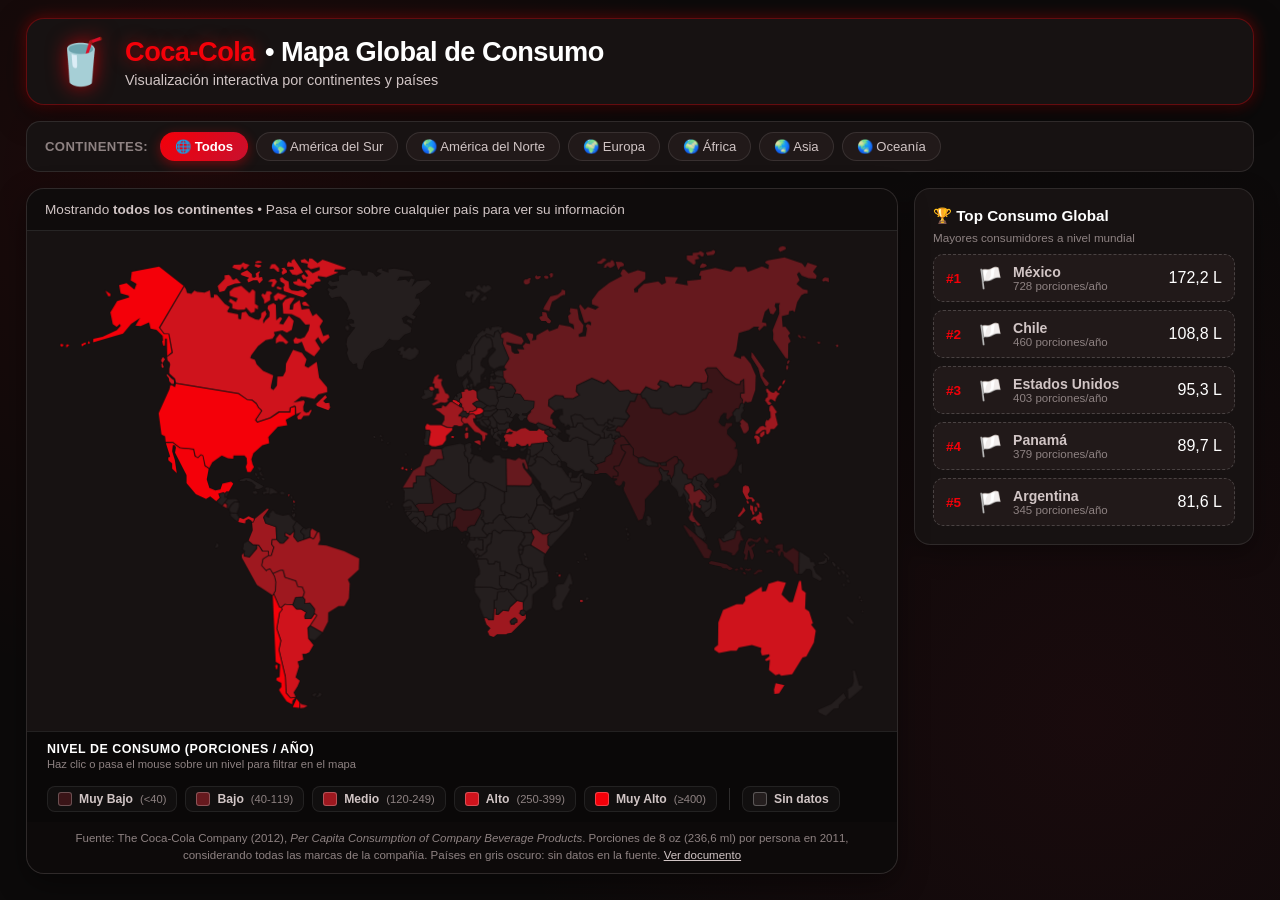
<file: v2/index.html>
<!DOCTYPE html>
<html lang="es">
<head>
    <meta charset="UTF-8">
    <meta name="viewport" content="width=device-width, initial-scale=1.0">
    <title>Consumo Mundial de Coca-Cola | InfoVis 2026</title>
    <link rel="icon" href="data:image/svg+xml,<svg xmlns=%22http://www.w3.org/2000/svg%22 viewBox=%220 0 100 100%22><text y=%22.9em%22 font-size=%2290%22>🥤</text></svg>">
    <link rel="stylesheet" href="css/styles.css">
</head>
<body>
    <!-- Efecto de burbujas carbonatadas de fondo -->
    <div id="bubbles-bg"></div>

    <div class="app-container">
        <!-- Encabezado Principal -->
        <header class="main-header">
            <div class="brand-wrapper">
                <span class="brand-logo-bottle">🥤</span>
                <div class="brand-titles">
                    <h1><span class="coca-brand">Coca-Cola</span> &bull; Mapa Global de Consumo</h1>
                    <p>Visualización interactiva por continentes y países</p>
                </div>
        </header>

        <!-- Barra de Navegación por Continentes -->
        <section class="toolbar-section">
            <div class="continent-filters">
                <span class="filter-label">Continentes:</span>
                <button class="continent-btn active" data-continent="Todos">🌐 Todos</button>
                <button class="continent-btn" data-continent="América del Sur">🌎 América del Sur</button>
                <button class="continent-btn" data-continent="América del Norte">🌎 América del Norte</button>
                <button class="continent-btn" data-continent="Europa">🌍 Europa</button>
                <button class="continent-btn" data-continent="África">🌍 África</button>
                <button class="continent-btn" data-continent="Asia">🌏 Asia</button>
                <button class="continent-btn" data-continent="Oceanía">🌏 Oceanía</button>
            </div>
        </section>

        <!-- Grilla de Contenido: Mapa + Panel Lateral -->
        <main class="content-grid">
            <!-- Panel del Mapa Mundial -->
            <div class="map-panel">
                <div id="continent-banner-info" class="continent-info-banner">
                    <span>Mostrando <strong>todos los continentes</strong> &bull; Pasa el cursor sobre cualquier país para ver su información</span>
                </div>

                <div class="map-view-wrapper">
<svg version="1.1"
     xmlns="http://www.w3.org/2000/svg"
     xmlns:xlink="http://www.w3.org/1999/xlink"
     x="0px"
     y="0px"
     width="784.077px"
     height="458.627px"
     viewBox="30.767 241.591 784.077 458.627"
     id="world-map">
<title>Simple World Map</title>
<desc>
    Author: Al MacDonald
    Editor: Fritz Lekschas
    License: CC BY-SA 3.0
    ID: ISO 3166-1 or "_[a-zA-Z]" if an ISO code is not available
</desc>
<g>
    <path id="_somaliland" d="M512.674,502.797l3.526,2.403l1.046-0.052l8.757-3.008l0.994,3.206l-0.701,2.706l-1.893,1.503l-4.729-0.302l-6.769-4.158L512.674,502.797L512.674,502.797z"/>
    <path id="ae" d="M528.466,468.135l0.753,3.008l8.522,0.752l0.596-6.172l1.644-0.897l0.448-2.257l-2.688,0.753l-2.99,4.521L528.466,468.135L528.466,468.135z"/>
    <path id="af" d="M545.85,435.383l1.374,10.771l3.423,0.752l0.32,1.937l-2.455,2.049l4.573,3.691l8.885-3.198l0.709-3.786l5.593-3.491l2.145-8.091l1.599-1.722l-1.659-2.887l5.412-3.347l-0.691-0.968l-2.498,0.155l-0.226,2.299l-3.354-0.033l-0.062-3.068l-1.079-1.288l-1.815,1.649l0.052,1.515l-2.739,1.036l-5.059-0.319l-6.568,6.881L545.85,435.383L545.85,435.383z"/>
    <path id="al" d="M450.679,420.438v3.984l1.142,2.152l0.82-0.096l1.409-2.566l-0.821-1.15l-0.319-2.844l-1.089-1.012L450.679,420.438L450.679,420.438z"/>
    <path id="am" d="M507.47,420.549l4.149,5.411l-1.218,1.427l-2.939-0.51l-3.646-3.268l0.196-2.146L507.47,420.549L507.47,420.549z"/>
    <g id="ao">
        <path class="mainland" d="M437.366,547.461l2.948,11.003l-0.069,3.478l-4.313,4.633l-0.647,7.527l16.597,0.147l5.395,1.954l4.45-0.58l-2.594-3.251l0.01-9.282l5.101-0.217v-3.621l-4.142-0.172l-0.829-8.575l-1.746,0.024l-0.943-0.848l-1.027,0.054l-1.365,2.646h-5.255l-1.22-1.227l0.363-1.738l-1.436-2.101L437.366,547.461L437.366,547.461z"/>
        <path d="M435.577,544.453l1.504,1.953l1.945-1.842l-0.571-1.909l-0.483-0.035L435.577,544.453L435.577,544.453z"/>
    </g>
    <g id="ar">
        <path class="mainland" d="M279.05,600.613l1.677,1.571l-6.371,9.467l-2.239,2.479l0.777,10.813l4.918,5.974l-4.132,7.209l-3.129,1.35h-3.579l1.003,5.627l-5.593,1.92l1.34,4.729l-3.354,10.701l4.141,3.38l-2.239,5.515l-3.804,5.975l2.014,4.165l-4.918,0.786l-4.028-4.951l-0.674-15.432l-6.258-26.209l1.893-9.163l-4.028-11.713l2.68-15.204l2.463-2.931l-0.605-2.222l3.164-2.888l7.054,0.483l3.942,4.21l4.555,0.078l4.668,2.853l-1.375,3.217l0.329,3.25l6.612-0.312L279.05,600.613L279.05,600.613z"/>
        <path d="M264.745,687.564l0.225,4.951l3.803-0.337l3.242-2.144l-5.48-1.124L264.745,687.564L264.745,687.564z"/>
    </g>
    <path id="at" d="M430.46,403.459l-0.562,1.167l0.483,0.83l2.015-0.415h1.711l1.857,1.572l3.95-0.717l2.904-1.729l0.743-1.167l-0.112-1.504l-2.611-1.954l-3.501,0.035l-0.294,1.988l-3.683,1.797L430.46,403.459L430.46,403.459z"/>
    <g id="au">
        <path class="mainland" d="M672.961,609.067l-0.303,21.938l-3.371,2.472l-0.303,2.161l4.598,3.086l11.35-2.161h5.826l2.145-3.095l12.879-2.472l9.198,2.784l-0.614,3.708l1.228,3.708l7.055-1.236l0.303,1.851l-4.599,3.396l1.53,1.236l3.37-1.236l-0.917,10.2l6.44,4.944l3.683-1.236l1.841,1.852l10.735-1.548l10.123-16.381l3.682-0.925l7.357-13.596l1.841-11.739l-4.599-5.869l1.842-1.236l-3.684-11.436l-3.984-2.783l0.614-15.448l-3.684-2.782l-0.916-8.652h-1.842l-6.138,20.392l-3.37,0.312l-7.668-7.728l4.297-11.437l-7.971-1.547l-8.896,2.472l-2.454,7.104l-3.984,0.925l-0.304-4.944l-16.252,9.889l0.304,3.708l-2.454,3.397h-6.139l-13.19,5.56L672.961,609.067L672.961,609.067z"/>
        <path d="M728.775,668.089l-1.531,6.181l0.304,4.322l4.599-0.312l5.213-8.03L728.775,668.089L728.775,668.089z"/>
    </g>
    <path id="az" d="M508.931,418.674l-0.873,1.486l4.071,5.342l1.418-0.458l2.334,2.446l1.011-4.287l2.533,0.406l-0.104-1.229l-4.165-3.646l-0.795,2.143L508.931,418.674L508.931,418.674z"/>
    <path id="ba" d="M442.708,411.084l-0.319,0.527l5.801,5.981l2.127-3.13l-0.078-1.234l-1.857-2.256L442.708,411.084L442.708,411.084z"/>
    <path id="bd" d="M616.256,457.908l-1.134,2.049l2.938,5.584l0.087,4.357l0.535,1.166l3.449,0.061l1.953-1.875l1.418,0.855l0.285,2.652l1.133-0.708l0.069-3.389l-0.951-0.112l-0.596-2.879l-2.403-0.086l-0.596-1.6l1.469-1.962l0.024-0.97h-4.269L616.256,457.908L616.256,457.908z"/>
    <path id="be" d="M414.019,391.704l-0.554,1.383l5.947,3.925l0.4,0.051l0.375-1.094l0.837-0.588l-1.336-1.499h-0.916l-1.255-1.426L414.019,391.704L414.019,391.704z"/>
    <path id="bf" d="M404.493,493.496l3.146-0.25l5.16,7.295l-4.789,3.613l-3.466-0.892l-4.66,0.062l-0.752,2.73l-3.907,0.19l-1.071-1.461l1.385-4.442L404.493,493.496L404.493,493.496z"/>
    <path id="bg" d="M457.092,414.066l0.139,4.305l1.452,3.025l5.454,0.095l2.455-1.737l2.412-0.959l-0.588-2.75l0.545-1.469l-1.228-0.641l-1.687,0.139l-1.323,1.332l-5.549,0.043L457.092,414.066L457.092,414.066z"/>
    <path id="bi" d="M478.504,538.385l3.691-0.078l-0.959,3.232l-0.935,0.812h-1.142l-0.812-2.187L478.504,538.385L478.504,538.385z"/>
    <path id="bj" d="M411.512,515.288h1.833l0.104-5.204l2.315-3.363l-0.104-5.852l-2.102-0.052l-3.604,2.816l1.504,2.87L411.512,515.288L411.512,515.288z"/>
    <path id="bn" d="M689.038,515.08l-2.489,3.018l2.04,0.641l1.149-1.608L689.038,515.08L689.038,515.08z"/>
    <path id="bo" d="M238.631,561.361l7.114-3.104l2.351,0.226l1.565,6.534l10.839,3.604l1.79,5.523l4.469,0.562l1.902,4.729l-1.34,4.278l-7.27,0.562l-2.68,6.872l-5.705-0.112l-1.79-0.337l-3.293,3.197l-1.625-0.156l-5.593-12.957l1.547-2.316l0.545-9.163l-1.383-5.455L238.631,561.361L238.631,561.361z"/>
    <path id="br" d="M286.631,618.464l5.402-10.391l0.198-8.73l10.079-6.501h5.645l4.435-7.512l0.804-14.418l-1.815-3.855l10.684-9.751l0.406-10.761l-14.514-7.105l-17.53-5.48l-8.264-0.812l2.221-4.669l-0.604-7.104l-1.808-0.596l-2.671,5.308l-1.4,1.754l-3.595-1.59l-12.093,4.261l-4.028-5.073l0.648-5.299l-3.804,3.872l-4.201-2.265l-0.424,0.597l0.009,1.841l3.622,1.945l-5.437,5.73l-3.432-0.034l-3.475-3.535l-3.933,0.121l-0.484,4.2l2.256,2.739l-2.663,8.532l-3.112,0.241l-4.953,3.13l-1.21,6.146l4.296,4.599l0.787-0.89l3.017-0.812l2.576,4.34l7.374-3.164l2.861,0.165l1.971,6.976l10.52,3.337l1.815,5.564l4.478,0.537l2.135,5.314l-1.443,4.729l1.884,2.474l-0.276,3.683l5.048-0.477l4.625,5.844l-0.363,4.105l2.74,2.316l-6.57,9.95L286.631,618.464L286.631,618.464z"/>
    <g id="bs">
        <path d="M222.121,463.112l-1.089-0.337l-0.086,2.101l1.34,1.349l0.917-1.349L222.121,463.112L222.121,463.112z"/>
        <path d="M224.29,466.397l-1.504,0.838l1.417,2.021l0.752-1.011L224.29,466.397L224.29,466.397z"/>
        <path d="M229.14,467.91l-1.591-0.087l0.165,1.012l1.167,1.687l1.002-1.099L229.14,467.91L229.14,467.91z"/>
        <path d="M228.388,465.896l-2.593-1.099l-0.501-2.609l1.002-0.425l1.003,2.023l1.002,0.76L228.388,465.896L228.388,465.896z"/>
        <path d="M225.881,460.588l-1.34-0.337l-0.251-1.686l-1.417-0.501l0.917-0.926l1.668,0.588l1.253,0.762L225.881,460.588L225.881,460.588z"/>
    </g>
    <path id="bt" d="M616.108,453.561l1.34,1.833l4.528,0.034l-0.458-2.507L616.108,453.561L616.108,453.561z"/>
    <path id="bw" d="M454.56,594.589l1.858,0.57l-0.26,5.314l1.911,0.26l4.391-3.959l5.273,0.57l1.399-3.545l6.673-6.095l-8.013-9.223l-0.104-1.514l-0.883-0.26l-2.43,2.24l-6.31,0.154l-0.884,7.866l-2.479,0.57L454.56,594.589L454.56,594.589z"/>
    <path id="by" d="M456.418,382.861l1.297,2.135l-0.519,1.703l0.086,1.349l0.476,1.616l2.68-1.521l3.329,0.086l2.334,0.959h5.922l1.729-4.141l1.037-1.564v-1.045l-3.717-5.23l-3.285-1.305l-2.68-0.303l-2.335,0.743l0.088,2.351l-3.241,4.098L456.418,382.861L456.418,382.861z"/>
    <path id="bz" d="M191.823,483.228l-0.043,3.154h0.726l2.472-4.615h-1.677L191.823,483.228L191.823,483.228z"/>
    <g id="ca">
        <path class="mainland" d="M151.767,281.182l1.72,2.602l0.864,3.475l4.305,1.081l3.017-3.25l2.585,1.306l7.321,0.647l5.169-2.17l0.864,7.157h3.017v-3.034l3.017,0.216l7.538,8.895l4.953,3.035l-2.584,4.123l1.081,1.081l9.673,1.953l0.216,4.34l2.585,0.433l0.648-6.51l4.089-1.08l3.017,4.556l6.457,3.034l3.233,0.647l2.152-2.602l0.216-4.124l3.873-2.387l1.288,3.476l-3.449,6.077l0.432,3.033l1.937-3.033l3.873-3.475l0.216-4.556l-2.152-3.476l0.648-2.817l5.169-2.603l2.369,1.738l0.432,15.188l3.657-3.25l2.152,1.305l-3.017,5.204l3.873,0.865l5.602-8.679l4.737,4.986l-1.936,8.895l-4.737,2.603l-4.521-2.169l-8.177,1.736l0.864,2.818l-2.152,3.476l-6.673,1.521l-7.538,5.86l-6.673,8.896l-0.864,2.817l4.521,1.737l1.72,4.339l6.241,6.293l9.906,4.339l-2.152,9.975l-0.216,2.818l2.585,1.736l3.449-4.555l0.432-8.679l5.385-0.216l2.584-4.988l0.433-7.589l6.889-13.45l8.609,3.034l4.521,6.293l-1.937,6.292l3.449,1.954l8.394-5.646l2.368,15.404l7.754,9.327l0.216,4.771l-8.609,2.17l-4.088,4.338l-8.609-1.953l-4.305-0.217l-7.538,5.86l4.521-1.081l5.601-1.08l1.081,1.305l-1.504,4.771l0.216,4.34l2.585,1.736l2.584-0.648l1.296-1.953h1.72l-2.801,5.205l-5.385,0.215l-2.368,3.476h-3.017l-0.864-2.603l4.305-4.338l-5.169,1.737l-0.233-7.374l-1.487-0.863l-4.521,1.953l-0.432,3.691h-10.338l-8.832,6.08l-11.842,3.908l-1.288-1.738l5.964-8.902l-3.388-3.261l-2.152-4.132l-4.383-3.346l-4.702-0.389l-8.428-5.904l-61.122-10.043l-1.011-4.142l-5.602-5.204v-4.339l0.865-3.907l-0.433-2.168l-2.152-2.171l-0.432-3.475l5.602-3.908l-3.449-18.653l-4.737-0.217l-4.305-5.645L151.767,281.182L151.767,281.182z"/>
        <path d="M130.684,350.117l-1.47,2.818l0.51,1.996l0.959,0.598l-0.225,0.812l-1.029,0.294l0.294,2.965l1.106,1.115l0.882-0.959l-1.106-2.887l0.657-2.299l1.616-2.152l-1.175-1.997L130.684,350.117L130.684,350.117z"/>
        <path d="M135.542,367.008l-1.323,0.52l2.429,2.818l0.588,3.336l2.429,2.592l2.058-0.371v-3.406l-2.498-1.557L135.542,367.008L135.542,367.008z"/>
        <path d="M268.15,295.833l-1.53,1.547l1.34,2.126l6.328,0.77l-4.028-4.252L268.15,295.833L268.15,295.833z"/>
        <path d="M191.105,270.143l0.19,3.475l-6.898,7.148l1.729,5.791l4.979-1.348l2.878-4.253l7.278-2.706l5.938-0.389l-4.599-5.022l-2.299,1.737l-1.729-0.579l-0.959-2.126l-2.109-2.126L191.105,270.143L191.105,270.143z"/>
        <path d="M200.113,259.908l-1.53,2.706l7.477,2.706l2.68-4.055l1.15,2.707h1.919l3.639-4.055l-4.409-1.158l-1.729-1.348l-2.299,2.316L200.113,259.908L200.113,259.908z"/>
        <path d="M213.148,265.318l-5.938,2.508v1.928l7.667,2.896l-1.729,1.928l1.15,2.507l4.789-2.126h4.028l1.919,3.086l3.259-3.285l-0.77-3.095l-2.68,0.968l-0.38-3.863l1.34-2.316h-1.34l-2.109,1.349l-0.959,0.769l0.579,2.707l-1.53,1.158l-2.299-0.19l-0.579-3.476L213.148,265.318L213.148,265.318z"/>
        <path d="M221.005,259.329l-0.579,1.927l3.639,1.738l2.68-1.547l-0.19-1.158L221.005,259.329L221.005,259.329z"/>
        <path d="M223.875,256.044l-2.679,0.968l0.19,1.35l5.938-0.389l-0.19-1.349L223.875,256.044L223.875,256.044z"/>
        <path d="M236.72,259.329l-0.38,1.348l-0.959,1.349v1.929l3.639-0.579l3.83,3.285h1.34v-3.285l-3.83-4.253L236.72,259.329L236.72,259.329z"/>
        <path d="M246.497,263.191l1.53,1.738l-1.34,2.316l0.959,2.507l4.218-2.317v-1.736l-2.49-2.896L246.497,263.191L246.497,263.191z"/>
        <path d="M252.055,258.75l0.19,3.086h5.178l1.34,1.158l-0.19,1.348l-4.599,0.58l3.259,4.443l4.409,0.77l6.128-2.705l-8.817-13.33l-2.68,1.738l0.19,2.316l-3.069-1.158L252.055,258.75L252.055,258.75z"/>
        <path d="M207.399,280.576l-7.278,1.928l-4.219,3.673l0.38,4.054l7.667,2.317l-1.729,3.864l-5.558-3.477l-1.53,2.896l3.639,2.507l-0.19,4.054l5.558,1.547l6.708-0.389l1.149-2.126l4.979,5.601l3.449-1.157l0.579-3.864l2.49,1.737l0.38-3.864l-3.068-1.928l0.19-12.162l-2.68-2.126l-2.87,3.864L207.399,280.576L207.399,280.576z"/>
        <path d="M230.782,289.073l-2.489-1.158l-1.34,1.737l2.68,4.253l0.19,4.054l5.749-3.475v-5.022l2.109-2.126l-2.109-1.547h-3.449L230.782,289.073L230.782,289.073z"/>
        <path d="M243.048,287.335l-4.028,3.285l0.959,4.054h2.49l1.149-2.126l1.729,1.737l1.729-0.19l4.599-3.864L243.048,287.335L243.048,287.335z"/>
        <path d="M242.659,280.956l-0.959,1.928l4.218,1.548l1.15-1.738L242.659,280.956L242.659,280.956z"/>
        <path d="M240.169,273.617l-4.218,0.579l-2.49,2.315l4.599,0.19l-1.34,3.475l0.959,1.548l1.34-0.19l3.259-5.212L240.169,273.617L240.169,273.617z"/>
        <path d="M247.456,272.27l-2.299,0.77l0.38,3.086l3.83,2.507l0.19,1.927l-1.149,1.159l0.579,3.864l14.755,4.823l4.028,1.349l4.028-3.475l-4.789-3.864l-4.409,1.158l-6.128-0.579l-2.299-2.316l-0.579-6.371l-3.83-1.928L247.456,272.27L247.456,272.27z"/>
        <path d="M259.523,292.357l-4.218-0.39l-4.979,1.927l-2.68,3.666l0.769,10.043l8.238,0.39l7.857,3.864l5.559,6.371l4.218-0.19l-1.15,5.981l-3.829,6.371l-4.218,1.926l-3.069-0.578l-1.53-1.348l-2.299,3.086l0.959,3.086l3.259,0.189l4.028-1.928l3.449,8.886l8.626,5.603l5.938-7.529l-4.979-8.108l2.878-3.284l4.028,6.758l7.278-6.371l-1.339-2.896l-4.98,1.548l-3.448-9.466l3.259-5.403l-6.518-6.949l-3.639,2.507l-3.449-7.529l-7.277,0.968l-1.919-9.076l-5.938,4.055l-0.579,5.021h-3.259l0.38-4.443L259.523,292.357L259.523,292.357z"/>
        <path d="M262.021,274.006v1.738l-4.218,0.968l1.149,1.927l4.789,1.928l5.368,0.58l3.831,2.705l3.829-2.127l-2.681-2.705h3.449l2.109-2.316l5.178-0.77v-1.158l-2.878-1.928l0.379-2.127l8.048,1.348l11.886-4.633l-4.41-1.348l1.15-1.547h9.197l1.531-1.547l-18.593-6.569l-4.41-1.547l-4.789,3.476l-5.368-4.443l-2.878-0.19l-0.579,3.675l-3.638-3.285l-4.218,1.349l0.769,2.126l6.328,1.35l-0.38,3.086l3.449,2.125l8.438-2.125l0.19,2.896l-6.898,3.285l-4.218-3.285l-3.83,0.389l3.83,5.411l-1.919,0.969l-2.878-2.508l-2.109,1.348l1.919,3.666h3.259l-0.769,3.475l-2.68-0.389l-3.449-3.674L262.021,274.006L262.021,274.006z"/>
        <path d="M244.941,327.159l-3.657,4.599l-0.225,5.065l3.198-1.841h3.881l2.74,2.533l2.515-2.076L244.941,327.159L244.941,327.159z"/>
        <path d="M289.466,386.977l-9.136,8.748l0.916,2.074l11.186,4.141l1.599-2.758l-0.916-4.599l-3.657,0.458l-2.057-2.299l3.423-3.449L289.466,386.977L289.466,386.977z"/>
    </g>
    <path id="cd" d="M438.023,546.597l8.912-0.155l1.808,2.567l-0.069,1.893l0.665,0.605h4.426l1.271-2.499h1.808l0.734,0.742l2.479-0.069l0.735,8.714l4.287,0.139v0.675l11.521,5.195l0.536,1.012h2.411l-0.268-3.648l-4.356-2.092l0.269-2.766l1.876-4.392l4.287-0.139l-3.683-12.224l0.068-5.195l5.826-9.11l0.068-1.278l-0.874-0.477l0.035-2.472l-1.062-0.095l-1.072-1.366l-17.59-0.795l-3.226,3.138l-5.28-3.475l-1.858,1.141l-1.348,11.35l-3.337,2.575l-1.003,2.283l0.179,3.381l-6.017,4.918l-1.6-0.726l0.216,0.94L438.023,546.597L438.023,546.597z"/>
    <path id="cf" d="M443.452,519.229l4.028,4.356l1.59-2.057l2.532,0.104l0.544-2.006l2.49-1.556l5.169,3.562l2.982-2.956l11.574,0.51l-10.736-11.082l1.443-0.897l0.198-1.954l-2.438-1.149h-3.58l-5.766,5.715l-0.197,2.351l-4.573-0.146l-0.146,1.003l-2.982-0.305l-2.688,5.108L443.452,519.229L443.452,519.229z"/>
    <path id="cg" d="M439.424,526.551l-0.052,1.255l4.131,0.104l0.146,10.728l-3.777-0.104l-2.187-1.703l-1.693,0.951l-0.078,0.476l0.873,0.423l0.251,2.204l-2.334,2.006l0.501,1.057l2.585-2.006h1.244l0.396,1.2l1.644,0.7l5.271-4.46l-0.104-3.259l1.099-2.653l3.38-2.507l0.907-8.479l-2.402,0.009l-2.783,3.812L439.424,526.551L439.424,526.551z"/>
    <path id="ch" d="M423.787,402.82l-3.771,4.011l0.078,0.405l1.547-0.483l1.393,1.937l2.352-0.83l1.625,1.263l0.667-0.38l2.005-3.146l-0.511-0.484l-1.979-0.051l-0.959-1.963L423.787,402.82L423.787,402.82z"/>
    <path id="ci" d="M388.484,521.562l3.697-2.617l4.6-0.806l4.693,1.013l-2.395-3.622l-0.701-2.213l0.701-6.544l-4.192,0.198l-1.9-1.814l-3.994,0.104l-1.901,0.304l0.198,4.425l-1.002,0.406l-1.203,2.215l3.095,3.62L388.484,521.562L388.484,521.562z"/>
    <g id="cl">
        <path d="M261.391,683.51l-3.691,8.109l6.371,0.674l0.112-5.403L261.391,683.51L261.391,683.51z"/>
        <path d="M260.137,682.239l-2.775,3.068l-0.337,3.604l-5.368-3.043l-5.705-8.221l-1.677-2.932l2.351-3.043l-0.225-3.83l-2.68-1.124l-2.126-1.572l0.449-2.144l2.792-0.787l0.562-12.387l-4.356-2.48l-2.844-64.477l0.735-1.278l5.567,12.836l1.781,0.035l0.579,2.049l-2.369,2.868l-2.723,15.448l3.873,11.895l-1.79,9.007l6.31,26.485l0.666,15.49l4.521,5.229L260.137,682.239L260.137,682.239z"/>
        <path d="M241.717,649.833l-1.115,1.686l0.562,2.932l1.115,0.112l0.562-3.718L241.717,649.833L241.717,649.833z"/>
    </g>
    <path id="cm" d="M428.031,519.428l2.783,2.561l-0.199,3.959l15.266-0.354l1.245-1.399l-4.375-4.711l-0.648-1.703l2.784-5.212l-1.893-3.458l-1.591-0.855v-1.755l1.841-1.202l0.104-5.463l-1.46-0.164l-0.024,2.87l-6.414,11.972l-3.925,0.199l-2.688,1.85L428.031,519.428L428.031,519.428z"/>
    <g id="cn">
        <path class="mainland" d="M594.498,386.128l-2.99,7.521l-4.124-0.217l-4.349,9.518l3.691,4.701l-7.606,10.504l-3.907-0.658l-2.611,3.285l0.648,1.971l3.043,0.217l1.521,3.5l3.044,0.658l9.344,12.04v6.129l4.563,2.844l4.996-0.873l6.303,3.719l7.605,2.187l3.691-0.439l4.132-0.441l8.687-5.688l2.828,0.44l1.08,2.567l2.396,0.718l3.26,4.813l-2.17,4.814l1.306,3.285l3.69,1.312l0.647,3.942l4.35,0.439l0.647-1.971l6.302-3.285l3.907,0.217l4.563,5.03l3.043-1.312l1.954,0.216l0.873,2.412l1.521,0.216l2.169-3.06l8.688-3.285l7.823-9.413l2.61-8.974l-0.217-5.912l-3.259-0.656l1.953-2.188l-0.434-3.501l-8.255-8.314v-4.157l2.386-3.062l2.388-1.098l0.216-2.412h-6.085l-1.089,3.285l-2.828-0.656l-3.475-3.718l2.17-5.688l3.043-3.285l2.827,0.217l-0.434,5.031l1.521,1.313l3.691-3.717l1.306-0.216l-0.433-2.844l3.476-4.158l2.61,0.216l1.521-4.813l1.781-0.942l0.182-3l-1.729-1.815l-0.147-4.736l3.329-0.217l-0.216-12.214l-2.334,1.4L694.267,377l-3.897-0.009l-11.298-6.354l-8.16-9.837l-8.281-0.086l-2.107,1.833l2.68,6.137l-0.935,5.758l-3.335,1.383l-1.876-0.147l-0.139,5.696l1.954,0.441l3.476-1.53l4.563,2.187v2.188l-3.26,0.216l-2.611,5.688l-2.386,0.215l-8.472,11.16l-8.902,3.941l-6.086,0.441l-4.124-2.844l-5.869,3.068l-6.302-1.971l-1.521-4.158l-10.642-0.657l-5.646-9.188h-2.386l-1.92-4.262L594.498,386.128z"/>
        <path d="M671.802,472.655l-2.064,0.579l-1.487,1.833l1.236,2.411l1.814,0.163l2.066-1.832l0.492-2.411L671.802,472.655L671.802,472.655z"/>
    </g>
    <path id="co" d="M234.326,498.251l-1.781-0.182l-11.773,9.707l-1.245,3.414l-1.608,0.182l0.717,7.546l-4.105,10.07l4.46,3.776l5.714,0.363l3.924,5.757l5.705,0.183l-0.182,4.312h2.135l2.316-7.909l-2.144-2.694l0.536-5.031l4.46-0.363l-0.536-11.688l-9.993-3.232l-2.316-6.293L234.326,498.251L234.326,498.251z"/>
    <path id="cr" d="M202.905,502.745l1.202,2.352l0.977,1.297l-1.314,3.898l-2.507-1.764l-4.097-3.752v-2.48L202.905,502.745L202.905,502.745z"/>
    <path id="cu" d="M205.904,469.846v1.1l4.599,0.086l2.169-1.263l0.337,0.926l4.512,1.098l4.011,3.622l-0.917,1.262l0.165,1.436l3.345,0.839l3.345-1.514l1.504-1.513l-2.169-1.098l-11.194-6.569l-3.924-0.424L205.904,469.846L205.904,469.846z"/>
    <g id="cv">
        <path d="M350.01,490.264l-1.642,0.942l1.175,0.941l1.409-0.708L350.01,490.264L350.01,490.264z"/>
        <path d="M354.046,492.165l-1.071,0.951l0.762,1.409l1.832-0.821L354.046,492.165L354.046,492.165z"/>
        <path d="M351.704,494.836l-1.375,0.821l1.479,1.979l1.168-0.612L351.704,494.836L351.704,494.836z"/>
    </g>
    <path id="cy" d="M484.555,437.794l1.062,0.771l-3.294,3.119l-1.573-0.052l-1.167-0.821l0.156-1.529l2.386-0.155L484.555,437.794L484.555,437.794z"/>
    <path id="cz" d="M437.202,398.921h2.567h1.263l2.049,1.461l3.795-3.155l-3.683-2.627l-3.648-1.765l-2.498,0.45l-3.389,2.178L437.202,398.921L437.202,398.921z"/>
    <path id="de" d="M422.257,384.234l3.086-0.5v-2.178l2.584-0.425l1.418,1.427l1.495,0.164l2.334-1.012l2.083,0.588l1.832,1.592l0.251,5.955l1.832,2.438l-2.411,0.337l-4.003,2.515l0.338,0.839l3.579,3.354l-0.251,1.677l-3.328,1.677l-3.085,0.086l-0.753,1.59h-1.581l-0.752-1.676l-2.749-0.675l-0.088-2.767l-1.39-0.77l0.114-1.861l-0.406-1.328l-1.982-1.824l0.414-2.854l2.161-1.011L422.257,384.234L422.257,384.234z"/>
    <g id="dk">
        <path d="M427.123,370.076l-3.586,3.968l-0.13,2.584l1.635,4.263l2.559-0.484l-0.319-3.483l1.764-1.971l-0.034-1.548l-1.245-3.223L427.123,370.076L427.123,370.076z"/>
        <path d="M428.979,377.354l-1.062,0.229v1.583l1.128,0.875l0.997-0.25l-0.243-1.503L428.979,377.354z"/>
        <path d="M432.306,375.848l-0.949,0.23l-1.056,0.968l0.448,1.954l1.292,0.507l-1.334,0.535l-0.255,0.685h2.005l0.602-1.099l-0.768-0.378l0.25-0.962l0.916-1.205l-0.25-1.042L432.306,375.848z"/>
    </g>
    <path id="dj" d="M508.991,499.771l-0.493,2.903l3.424-0.052l0.052-4.271l-1.253-0.77L508.991,499.771L508.991,499.771z"/>
    <path id="dm" d="M256.23,485.371l-0.761,1.616l0.917,1.228l1.141-0.994L256.23,485.371L256.23,485.371z"/>
    <path id="do" d="M242.434,481.533l-4.573-2.991l-2.887-1.021l-0.578,5.521l0.578-0.047l0.761,1.461l0.994-1.15l2.896-0.77l2.516,0.536L242.434,481.533L242.434,481.533z"/>
    <path id="dz" d="M424.625,435.764l-3.526-1.186l-14.677,2.758l-3.198,2.429l1.953,10.088l-5.835,0.233l-3.509,5.646l-8.359,2.005l0.025,4.105l27.532,21.048l4.692,0.398l15.654-12.231l-1.565-1.971l-2.938-0.398l-1.764-2.955V453.5l-1.177-1.184l0.199-3.155l-3.13-3.155l-0.389-3.354l1.366-0.986l-0.59-3.553L424.625,435.764L424.625,435.764z"/>
    <g id="ec">
        <path class="mainland" d="M213.986,529.43l-4.088,2.541l-0.294,3.771l-0.821,1.234l2.576,2.473l-1.115,1.219l0.259,3.113l4.607,1.098l6.976-8.256l-0.017-2.878l-3.345-0.216L213.986,529.43L213.986,529.43z"/>
        <path d="M183.533,531.443l-0.536,2.378l-0.994,1.002l0.683,1.228l1.754-0.69l0.838-1.461l-0.536-1.537L183.533,531.443L183.533,531.443z"/>
    </g>
    <g id="ee">
        <path class="mainland" d="M462.562,363.299l-4.84-0.173l-3.068,1.875l-0.043,1.392l1.987,1.875l6.182,1.047L462.562,363.299L462.562,363.299z"/>
        <path d="M452.236,364.042l-1.308,0.44l1.308,0.226l0.595,0.69l0.711-0.852l-0.709-1.215L452.236,364.042z"/>
        <path d="M452.792,365.792l-1.862,0.833l-0.643,1.111l0.643,0.722l2.362-0.875l1.137-0.752L452.792,365.792z"/>
    </g>
    <path id="eg" d="M466.16,449.222l2.308,0.062l4.495,1.244l2.135,0.061l2.646-2.213h1.234l2.249,1.245h2.845l0.51-0.035l1.798,5.17l0.51,1.668l0.477,2.498l-0.85,0.622l-1.461-0.734l-1.686-5.498l-1.521-0.111l-0.111,1.867l1.012,3.232l8.1,10.027l0.173,4.305l-2.359,2.723l-22.163-0.251L466.16,449.222L466.16,449.222z"/>
    <path id="er" d="M496.224,493.859l-0.216-5.093l3.423-3.992l0.926,0.709l1.686,5.637l8.091,6.023l-1.47,1.808l-5.922-5.091L496.224,493.859L496.224,493.859z"/>
    <g id="es">
        <path class="mainland" d="M402.565,416.322h-11.014l-2.222-1.004l-1.071,0.078l-1.297,2.696l0.458,2.775l4.21,0.389l0.536,1.771l-1.833,10.33l0.078,1.851l2.981,1.617l3.439,0.232l6.881-1.694l3.363-4.233l0.077-4.313l5.965-5.395l0.302-2.386l-5.428-0.078L402.565,416.322L402.565,416.322z"/>
        <path d="M374.265,458.444l-1.513,0.873l0.7,0.709L374.265,458.444L374.265,458.444z"/>
        <path d="M369.009,458.608l-1.875,0.476l0.935,1.418h1.407L369.009,458.608L369.009,458.608z"/>
        <path d="M364.549,457.191l-1.176,1.184l1.643,1.418l0.935-2.126L364.549,457.191L364.549,457.191z"/>
        <path d="M413.578,426.877l-1.375,0.467l0.304,1.235h1.988l0.839-0.925L413.578,426.877L413.578,426.877z"/>
    </g>
    <path id="et" d="M489.982,508.606l6.292-14.005l6.25,0.035l5.541,4.814l-0.39,3.968h4.296l0.44,2.386l6.95,4.157l4.286,0.217l-8.15,8.756l-11.194,3.449h-2.773l-4.944-4.219l-1.953-0.82l-3.786-5.576l-2.499,0.035l-0.294-2.559L489.982,508.606L489.982,508.606z"/>
    <path id="fi" d="M453.072,340.202l1.79,0.786l1.104,2.074l-1.104,1.436l-5.55,6.068l-0.952,3.199l1.271,4.633l4.278,3.199l5.706-2.715l4.598-0.64l4.279-6.872l-3.173-7.512l-3.018-7.192l0.477-4.633l-1.901-0.32l-0.492-3.38l-2.559-4.175l-2.836,1.962l-1.114,4.556l-3.008-1.807l-4.185-1.021l-0.934,1.09l1.607,1.453l2.931-0.053l2.359,3.812L453.072,340.202L453.072,340.202z"/>
    <g id="fk">
        <path d="M281.194,678.393l-2.273-0.25l-2.265,1.521l1.642,1.781L281.194,678.393L281.194,678.393z"/>
        <path d="M283.459,677.252l-0.752,2.411l-2.144,1.901l0.13,0.631l3.655-1.4l1.513-1.901L283.459,677.252L283.459,677.252z"/>
    </g>
    <g id="fr">
        <path class="mainland" d="M412.973,393.588l-1.91,0.467l-3.82,4.158l-1.149,0.078l-1.53-1.081l-0.993,0.233l-0.762,2.386l-5.584,0.155l0.156,1.236l3.82,2.543l4.435,3.543l-0.077,4.236l-2.368,4.157l5.126,2.464l5.204,0.154l1.606-1.85l3.286,0.078l0.916,0.848l3.285-0.233l1.686-2.162l-2.145-2.541l-0.155-1.616l0.458-1.771l-1.071-1.539l-1.833,0.535l-0.232-1.383l4.054-4.469v-2.697l-2.348-0.767l-1.432-0.987L412.973,393.588L412.973,393.588z"/>
        <path d="M276.163,517.285l5.058,3.154l-2.646,5.255l-0.959,1.21l-2.809-1.615l0.079-5.663L276.163,517.285L276.163,517.285z"/>
        <path d="M540.023,586.93l-1.972,0.129l-0.129,1.722l1.313,0.269l1.972-0.925L540.023,586.93L540.023,586.93z"/>
        <path d="M516.857,562.666l0.656,1.461h1.055l0.526-1.857L516.857,562.666L516.857,562.666z"/>
        <path d="M258.823,489.822l-0.917,0.847l0.683,1.383l1.296-0.38L258.823,489.822L258.823,489.822z"/>
        <path d="M428.039,418.016l-1.687,1.695l-0.154,1.538l1.374,0.847l0.536-0.076l0.303-2.24L428.039,418.016L428.039,418.016z"/>
        <path d="M254.095,484.065l-1.296,0.535l0.458,1.149l1.521-0.994l-0.303-0.311L254.095,484.065L254.095,484.065z"/>
    </g>
    <path id="ga" d="M435.438,526.646l-0.104,2.151l-4.875-0.104l-2.982,5.766l7.012,7.667l1.736-1.453l-0.052-1.503l-1.192-0.554v-1.057l2.688-1.701l2.387,1.807l2.638,0.052l-0.054-9.067l-4.176-0.196l-0.052-1.903L435.438,526.646L435.438,526.646z"/>
    <g id="gb">
        <path class="mainland" d="M400.629,367.984l-1.582,2.395l0.631,0.959h3.648v1.6l-0.952,1.278l0.632,3.354l2.058,3.994l1.581,3.672l2.533,0.959l1.105,1.92l-0.155,1.755l-1.582,0.959l-0.156,0.795l1.106,0.64l-0.951,1.279l-2.221,0.959l-4.279-0.477l-6.664,3.035l-2.221-1.115l6.345-3.674l-0.796-0.477l-3.328-0.32l2.058-3.033l0.319-2.56l2.696-0.319l-0.475-4.953l-3.174-0.155l-0.95-1.115l0.155-3.674l-1.901,0.156l1.901-6.388l3.492-2.56L400.629,367.984L400.629,367.984z"/>
        <path d="M393.974,378.693l-2.853,0.32l-0.156,2.56l1.901,1.278l2.058-0.475l0.796-1.436L393.974,378.693L393.974,378.693z"/>
    </g>
    <path id="ge" d="M495.144,415.596l2.827,3.691l3.527,1.625l2.169-0.01l3.726-1.01l0.935-1.461l-11.021-4.123L495.144,415.596L495.144,415.596z"/>
    <path id="gh" d="M399.091,513.179l0.968,2.273l2.524,3.959l1.4-0.052l3.819-2.171l-0.268-12.354l-2.957-0.864l-4.141,0.112L399.091,513.179L399.091,513.179z"/>
    <g id="gl">
        <path class="mainland" d="M292.587,282.398l-1.176,1.877l2.118,2.117l-0.942,2.118l3.06,3.994l3.761-1.176l4.936-0.466l5.644,6.111l3.761,10.104l-3.051,6.345l4.227-0.708l2.354,1.409l0.232,3.06l-5.168,0.233l2.818,2.817l3.526,0.709l-7.754,10.339l-0.942,6.345l1.643,5.169l-1.176,3.06l2.118,6.578l3.993,4.469l1.176-0.232l2.584-0.709l0.233,3.76l1.642,2.352l3.052-0.234l2.353-8.695l7.053-8.697l10.581-4.227l6.578-8.229l3.05,1.408h6.345l5.17-5.168l6.346-2.584l0.708-3.994l-3.993-3.527l-3.526-1.175l-1.885-4.937l4.469-2.584l7.054,3.76l2.353-2.584l-3.761-2.117l7.996-10.813l-1.409-4.702l-3.761-0.232l1.408-4.228l4.703-2.118l9.637-8.461l-2.816-3.053l-10.814,0.941l-5.645,5.646l3.295-7.287l-3.762-0.942l-2.117,3.761l-3.051-2.585l-8.464,0.941l2.353-3.76l13.865-0.467l-3.527-4.702l-15.04-2.817l-6.11,0.941l0.233,3.061l-6.345-2.118l0.232-2.118l-4.47,0.941l-0.942,2.353l4.703,1.642l-4.936,3.527l-3.527-3.994l-4.936-1.408l-0.709,3.76h-4.937l-1.885-3.994l-7.754-1.176l-4.228,2.117l-0.233,2.818l-5.402-0.709l-3.294,1.409l0.234,3.293v1.644l-6.111,1.176l-2.818-1.877l-1.885,3.052l2.819,3.06l5.878-0.709l0.467,1.885l-4.469,2.118L292.587,282.398L292.587,282.398z"/>
        <path d="M311.396,319.066l1.409,2.119l-0.708,2.584h-1.409l-1.885-2.119l0.467-1.643L311.396,319.066L311.396,319.066z"/>
        <path d="M370.159,313.189l3.993,1.176l-0.234,3.293l-4.227-2.118l-0.942-1.176L370.159,313.189L370.159,313.189z"/>
    </g>
    <path id="gm" d="M366.719,497.006l-0.111,0.959l5.98-0.086l0.304-0.891l-0.13-0.898l-1.721,0.7L366.719,497.006L366.719,497.006z"/>
    <path id="gn" d="M369.77,505.304l2.629,4.046l3.423-2.974l3.511-0.155l2.922,3.881l2.48,1.635l0.933-1.816l0.83-0.466l-0.061-3.993l-1.65-4.737l-5.065,0.562l-6.267-0.501l-0.034,1.606L369.77,505.304L369.77,505.304z"/>
    <g id="gq">
        <path d="M427.184,522.134l-0.396,1.703l1.191,0.648l1.143-0.855l-0.397-1.755L427.184,522.134L427.184,522.134z"/>
        <path d="M430.771,526.697l-0.054,1.202l3.924,0.198l-0.052-1.356L430.771,526.697L430.771,526.697z"/>
    </g>
    <g id="gr">
        <path class="mainland" d="M453.004,427.213l-0.096,1.15l4.003,2.014l1.911,0.734l-1.003,1.055l-2.23,0.227l-0.319,1.01l0.771,1.738l2.498,1.33l1.09,0.096l0.138-2.981l1.635-1.972l-4.46-5.272l0.589-1.789l1.046-0.043l1.591,1.279l1.002-0.501l0.319-1.79l3.732,0.534l1.134-3.239l-1.953,1.375l-5.731-0.14l-3.726,1.929L453.004,427.213L453.004,427.213z"/>
        <path d="M461.69,438.442l1.408,0.043l0.589,0.873h2.05l1.363-0.501l0.459,0.553l-0.907,1.192l-4.002,0.139l-0.728-0.959l-0.77-0.458L461.69,438.442L461.69,438.442z"/>
    </g>
    <path id="gt" d="M183.456,491.11l5.126,3.752l5.169-6.423l-0.881-1.331l-1.764-0.062v-3.761l-1.322-0.804l-4.002,1.192l1.53,3.526L183.456,491.11L183.456,491.11z"/>
    <path id="gw" d="M368.196,502.356l1.211,2.395l3.396-2.922l0.035-0.899l-4.003-0.579L368.196,502.356L368.196,502.356z"/>
    <path id="gy" d="M261.399,510.654l6.241,5.652l-2.481,2.87l-0.199,1.703l3.259,3.362l-0.078,3.232l-5.67,2.16l-3.397-4.59l0.726-5.515l-1.452-4.105L261.399,510.654L261.399,510.654z"/>
    <path id="hn" d="M194.408,488.742l7.987-0.303l2.369,2.817l-1.478-0.338l-2.844,0.121l-3.717,3.492l-1.59,3.536l-1.046-0.555l-0.009-3.872l-2.299-1.539L194.408,488.742L194.408,488.742z"/>
    <path id="hr" d="M443.417,407.816l-3.051,2.515h-3.095l-0.372,2.178l1.418,0.372l0.709-1.055l1.114,0.977l0.891,3.112l6.109,2.853l0.605-0.691l-6.197-6.396l0.631-1.166l5.888-0.226l0.596-1.876l-3.838,0.111L443.417,407.816L443.417,407.816z"/>
    <path id="ht" d="M231.845,477.159l2.974,0.311l-0.354,3.648l-0.294,1.919l-3.466-0.19l-0.614,0.926l-1.063-0.077l-0.38-1.997l3.656-0.304l-0.225-2.073l-1.677-0.691L231.845,477.159L231.845,477.159z"/>
    <path id="hu" d="M444.386,403.01l-1.003,1.573l0.078,2.403l1.599,0.82l4.919,0.147l6.854-5.774l0.034-1.279l-0.742-0.371l-4.953,2.248L444.386,403.01L444.386,403.01z"/>
    <g id="id">
        <path d="M639.517,513.628l-0.241,1.971l5.869,9.862h1.711l12.23,20.461l4.894,0.492l2.445-7.148l-3.916-2.464l-0.734-3.941L639.517,513.628L639.517,513.628z"/>
        <path d="M697.475,540.891l1.954,2.396l-1.271,3.596v0.684h2.887l1.021-8.989l0.934,0.26l1.694,8.212l1.615,0.434l1.53-3.512l-1.53-5.308l-1.271-2.31l3.993-2.911l-0.935-1.288l-3.819,2.48h-1.021l-1.866-2.74l0.597-1.201l3.146-1.539l4.754,1.453l1.444-0.089l3.568-3.335l-1.442-1.451l-3.312,2.565h-2.127l-3.224-1.538l-2.29,0.086l-2.55,4.106l-1.616,7.105L697.475,540.891L697.475,540.891z"/>
        <path d="M718.791,524.805l-1.616,3.935l2.549,3.337h0.849l1.105-2.223l0.597-0.77l-1.105-1.201l-1.617-0.597L718.791,524.805L718.791,524.805z"/>
        <path d="M723.805,537.729l-3.482,0.77l-1.021,1.115l0.847,1.453l2.291-0.855l1.442-0.855l2.126,1.712l0.935-0.771l-1.693-2.057L723.805,537.729L723.805,537.729z"/>
        <path d="M666.045,548.854l-2.377,1.625l0.51,1.364l7.564,1.712l3.82,0.684l1.615,1.712l4.331,0.345l2.04,1.711l1.867-0.432l1.702-1.539l-3.146-1.452l-2.715-2.308l-7.053-1.713L666.045,548.854L666.045,548.854z"/>
        <path d="M690.768,556.295l-1.865,1.029l1.104,1.201l2.715-1.027L690.768,556.295L690.768,556.295z"/>
        <path d="M693.991,555.526l0.338,1.625l1.954,0.51l0.761-0.942l-0.848-1.288L693.991,555.526L693.991,555.526z"/>
        <path d="M698.668,559.805l-2.377,0.347l2.126,1.798h1.694L698.668,559.805L698.668,559.805z"/>
        <path d="M699.342,556.979l-0.511,1.027l3.821,0.596l2.974-1.711l-1.694-0.511l-2.715,0.771l-1.021-0.856L699.342,556.979L699.342,556.979z"/>
        <path d="M711.833,557.583l-4.416,3.683l0.423,0.942l1.866-0.345l2.205-2.059l4.331-0.597l-0.848-1.452L711.833,557.583L711.833,557.583z"/>
        <path d="M734.126,532.446l-3.604,0.406l-2.315,1.693l0.959,1.938l3.925,0.726v0.727l-2.48,2.015l1.201,4.192l1.201,0.078l1.037-4.115h1.919l0.806,4.027l9.361,7.746l0.241,6.051l3.198,3.467l1.442-0.077l0.319-21.369l-5.438-3.785l-5.125,3.467l-1.843,1.132l-3.043-1.937l-0.078-6.128L734.126,532.446L734.126,532.446z"/>
        <path d="M690.689,519.532l-1.997,7.503l-10.831,3.656l-3.241-3.804l-1.573,0.433l2.939,11.34l4.398,0.493l5.869,2.222v2.222l2.688-0.493l3.916-5.42v-4.435l2.204-4.435l2.445,0.491l-2.938-6.163l-0.449-3.968L690.689,519.532L690.689,519.532z"/>
    </g>
    <path id="ie" d="M394.915,383.085l-0.786,5.187l-6.975,2.56h-2.223l-1.582-1.115v-0.96l3.492-2.238l-0.951-1.92l0.156-2.714l3.018,0.155l1.383-3.25l-0.183,2.887l2.344,1.858L394.915,383.085L394.915,383.085z"/>
    <path id="il" d="M486.378,444.899l-1.365,4.348l1.771,5.213l2.031-7.616v-1.633L486.378,444.899L486.378,444.899z"/>
    <path id="in" d="M595,509.688l3.958-1.938l2.352-8.505l-0.104-10.441l13.468-14.54v-3.447l2.774-1.081l-0.104-3.984l-2.991-5.817l1.712-3.121l3.742,3.449l4.808,0.216v1.938l-1.495,1.616l0.318,0.863l2.567,0.104l0.536,2.904h0.752l1.928-3.449l0.958-9.042l3.207-2.265l0.104-3.12l-1.279-2.481l-2.031-0.104l-7.951,5.256l0.5,3.38l-5.584-0.019l-1.97-2.41l-1.072,0.138l0.363,3.354l-12.075-0.863l-7.485-3.337l-0.397-4.106l-4.988-3.094l-0.06-6.371l-3.423-3.916l-7.867,0.752l0.855,3.424l3.854,3.12l-6.665,13.641l-4.46,0.337l-0.734,1.644l4.392,4.062l-0.216,4.105l-4.486-0.069l-0.484,2.04l3.727-0.164l0.104,1.616l-2.671,1.4l1.711,3.232l3.312,1.08l2.031-1.504l0.959-2.688l1.177-0.535l1.392,1.398l-0.424,3.449l-0.96,1.617l0.217,2.8L595,509.688L595,509.688z"/>
    <path id="iq" d="M502.793,433.637l-1.348,6.664l-5.585,4.65l0.354,2.195l5.455,0.371l8.688,7.07l4.857-0.138l0.13-1.634l1.78-1.91l2.49,1.409l0.329-0.312l-4.815-6.405l-2.282-0.139l-3.033-3.898l0.604-2.868l0.926-0.121l0.319-1.271l-4.132-4.348L502.793,433.637L502.793,433.637z"/>
    <path id="ir" d="M507.409,427.516l-1.057,1.098l0.104,1.738l1.314,1.842l4.658,5.101l-0.709,2.04h-0.812l-0.406,2.04l2.637,3.371l2.43,0.207l4.865,6.732l2.732,0.208l2.126,1.529l0.104,3.062l8.411,4.9h3.139l1.927-1.634l2.43-0.104l1.418,3.268l9.085,1.262l0.27-3.337l3.007-1.089l0.139-1.193l-2.395-3.268l-5.334-4.287l2.801-2.55l-0.198-1.124l-3.511-0.544l-1.486-11.843l-0.173-2.723l-9.518-3.641l-4.218,0.951l-2.36,2.896l-2.092-0.139l-0.604,0.511l-4.66-0.303l-5.878-4.288l-2.188-2.394l-1.003,0.24l-1.808,2.066L507.409,427.516L507.409,427.516z"/>
    <path id="is" d="M366.261,340.521l-1.693-0.959l-2.283,1.443l-1.962,1.814l0.052,1.013l2.541,0.319l-0.156,1.815l-0.898,0.908l0.217,0.588l2.541,0.164v2.938l3.656,0.641l2.17,1.229l2.437,0.104l4.186-2.083l3.231-4.271l0.053-2.887l-1.963-1.66l-1.642-1.392l-0.743,0.536l-1.115,1.443l-1.271-0.164l-1.271-1.393l-1.642,0.156l-2.386,1.979l-1.437,1.547l-0.795-0.69l-0.053-1.712l0.795-0.536L366.261,340.521L366.261,340.521z"/>
    <g id="it">
        <path class="mainland" d="M423.233,409.391l-0.535,1.356l0.146,1.478l2.065,2.412l3.25-0.113l7.175,8.334l4.479,1.297l2.646,2.498l0.631,5.695l1.417-0.828l1.229-3.104l-0.303-2.229l2.101-0.19l0.304-1.263l-5.922-2.834l-5.619-5.523l-2.238-3.303l-0.545-3.137l2.861-0.684l-0.734-2.066l-1.755-1.478l-1.513-0.069l-2.108,0.58l-1.99,2.781l-1.201,0.795l-1.858-1.141L423.233,409.391L423.233,409.391z"/>
        <path d="M440.668,431.898l-1.253-0.674l-4.278,0.674l0.146,1.158l3.847,1.937l0.579,0.631l1.012,0.147L440.668,431.898L440.668,431.898z"/>
        <path d="M427.806,423.566l-2.289,1.158l0.303,4.469l1.833,0.311l1.374-1.312v-4.235L427.806,423.566L427.806,423.566z"/>
    </g>
    <path id="jm" d="M221.533,480.798l-3.008,0.761v0.84l1.755,1.011h1.841l1.167-1.349L221.533,480.798L221.533,480.798z"/>
    <path id="jo" d="M489.473,447.251l-2.126,7.416l-0.096,1.133h3.346l3.743-3.303l0.094-1.253l-1.529-1.564l2.739-2.272l-0.396-2.109l-0.752,0.173l-2.282,1.635L489.473,447.251L489.473,447.251z"/>
    <g id="jp">
        <path d="M709.317,426.193l-1.41,1.418l0.579,1.996l1.236,0.086l0.83,4.332l0.993,1.08l1.738-1.582l0.151-4.773l-2-2.125L709.317,426.193L709.317,426.193z"/>
        <path d="M716.688,422.188l-2.659,2.156l-0.591,2.719l1.812,1.25l2.625-2.75l0.37-3.062L716.688,422.188z"/>
        <path d="M713.613,418.033l-4.219,4.832v2.322l2.604-0.312l4.085-3.592l2.731-0.502l0.663,0.779l0.015,2.377l0.688,1.25h1.255l1.763-2.158l0.743-2.836l3.552-0.086l3.476-4.166l-1.814-6.916l-0.83-3.664l1.815-1.496l-4.133-6.241l-0.944-0.744l-1.875,0.744l-0.481,2.584v2.083l0.994,1.167l0.328,5.498l-2.56,3.164l-1.485-0.917l-1.159,2.584l-0.251,2.412l0.909,1.418l-0.579,1.08l-1.902-1.582h-1.322l-1.157,0.666L713.613,418.033L713.613,418.033z"/>
        <path d="M720.729,380.396l-1.321,1.168l0.665,2.498l1.158,1.166l-0.086,3.83l-1.487,0.578l-1.158,2.584l3.388,4.659l2.23-0.752l0.415-1.167l-2.396-2.161l1.487-1.919l1.572,0.25l3.43,2.305l0.37-2.584l1.63-2.979l2.281-2.312l-2.469-1.125l-0.944-1.801l-1.236,0.83l-1.071,1.331l-2.316-0.501l-2.396-1.582L720.729,380.396L720.729,380.396z"/>
        <path d="M733.201,377.812l-2.317,3.25l0.164,1.582l1.158-0.502l2.723-3.414L733.201,377.812L733.201,377.812z"/>
        <path d="M736.261,373.066l-0.829,2.248l0.086,1.496l1.409-0.918l1.322-2.662v-0.994L736.261,373.066L736.261,373.066z"/>
    </g>
    <path id="ke" d="M491.142,521.365l2.3,4.484l-2.759,5.783l-0.361,1.754l13.77,8.516l4.271-6.708l-2.161-1.754l-0.043-8.835l2.705-2.956l-4.313,1.435l-3.259,0.044l-5.1-4.305l-1.608-0.692l-2.98,0.276l-0.526,0.883L491.142,521.365L491.142,521.365z"/>
    <path id="kg" d="M565.463,411.316l-0.268,2.188l0.216,1.35l7.521,2.523l-6.604,2.662l-0.751-0.623l-1.427,0.917l0.068,0.501l0.761,0.346l4.635,0.121l2.351-0.709l3.018-3.803l3.776,0.656l4.557-6.311l-12.188-1.66l-1.686,4.088l-2.127-2.281L565.463,411.316L565.463,411.316z"/>
    <path id="kh" d="M655.076,497.982l3.535,3.776l6.576-4.875l0.579-7.692l-3.396,2.343l-1.764-0.985l-2.396-0.32l-1.341-0.941l-0.648,0.035l-1.754,2.878l0.285,1.332l1.781,0.994l-0.216,2.705L655.076,497.982L655.076,497.982z"/>
    <path id="km" d="M514.359,560.013l0.396,1.321l1.711,0.269l0.656-1.72L514.359,560.013L514.359,560.013z"/>
    <path id="kp" d="M687.751,407.047l1.59,0.666l0.484,5.566l3.155,0.183l2.974-3.483l-1.029-0.916l0.121-3.734l2.731-3.303l-1.392-2.506l0.908-1.039l0.501-2.592l-1.582-0.719l-1.35,0.684l-1.668,5.064l-2.697-0.232l-3.12,3.682L687.751,407.047L687.751,407.047z"/>
    <path id="kr" d="M696.446,410.443l5.342,4.356l0.909,4.22l-0.183,2.264l-2.61,2.939l-2.248,0.12l-2.551-5.506l-0.968-2.629l1.028-0.795l-0.242-1.099l-1.271-0.569L696.446,410.443L696.446,410.443z"/>
    <path id="kw" d="M519.2,452.774l-1.945-1.056l-1.349,1.356l0.146,2.715l3.139,1.201L519.2,452.774L519.2,452.774z"/>
    <path id="kz" d="M513.495,402.163l3.544-1.513l3.959-0.139l0.276,6.051h-2.317l-1.772,2.888l2.317,3.847l3.414,1.928l0.311,2.205l1.255-0.416l1.157-1.375l1.91,0.416l0.96,1.928h2.455v-2.473l-1.504-4.4l-0.684-3.569l4.364-1.929l5.869,0.959l3.684,3.709l8.323-0.821l4.644,6.597l5.455,0.274l1.504-2.472l1.91-0.416l0.274-2.748l2.862-0.139l1.503,1.789l1.505-3.57l12.957,1.789l2.179-2.887l-3.683-4.537l4.91-10.719l3.958,0.275l2.731-6.594l-5.455-0.554l-3.138-3.024l-8.644,1.002l-11.134-10.762l-3.926,3.482l-11.902-5.402l-14.601,7.148l-0.405,5.083l3.413,3.985l-6.655,3.76l-8.636-0.19l-1.807-2.653l-6.769-0.373l-6.414,4.123l-0.14,5.638L513.495,402.163L513.495,402.163z"/>
    <path id="la" d="M650.745,466.397l-2.092,1.062l-1.737,5.065l2.904,3.699l-0.485,4.09l0.485,0.196l4.832-2.342l6.482,7.243l-0.157,4.563l1.41,0.762l3.482-2.827l-0.285-2.238l-10.053-9.552l0.095-1.461l1.254-0.873l-0.874-2.438l-4.158-0.684L650.745,466.397L650.745,466.397z"/>
    <path id="lb" d="M487.139,440.041l0.053,1.686l-0.708,2.56l2.438,0.208l0.156-3.631L487.139,440.041L487.139,440.041z"/>
    <path id="lc" d="M258.746,493.28l-0.614,1.306l0.994,1.071l1.296-0.691L258.746,493.28L258.746,493.28z"/>
    <path id="lk" d="M603.264,505.399l0.217,2.351l0.216,1.712l-1.271,0.216l0.64,3.848l1.909,1.07l2.966-1.711l-0.847-4.054l0.216-1.495l-2.756-2.559L603.264,505.399L603.264,505.399z"/>
    <path id="lr" d="M378.198,515.027l9.491,6.345l-0.227-4.805l-2.869-3.38l-2.801-2.481L378.198,515.027L378.198,515.027z"/>
    <path id="ls" d="M470.896,606.829l2.637-2.032l1.245,0.053l1.503,1.875l-0.155,1.877l-2.533,0.934v0.728l-2.792-0.156l-0.674-2.031L470.896,606.829L470.896,606.829z"/>
    <path id="lt" d="M452.14,375.236l-2.146,0.363l0.173,2.025l3.355,0.25l1.27,1.042l0.333,1.81l1.034,1.443l3.069-0.13l2.938-3.743l-0.172-2.222l-5.533-0.867L452.14,375.236z"/>
    <path id="lu" d="M420.424,397.582l0.76,0.679l0.88,0.083l0.194-1.734l-0.253-0.974l-1.224,0.583L420.424,397.582z"/>
    <path id="lv" d="M462.823,369.964l-6.362-1.037l-1.086,2.823l-1.833,0.548l-0.959-1.173l-0.962-1.811l-1.038,0.762l-0.589,3.132v1.708l2.242-0.375l4.665,0.083l5.617,1.044l2.249-0.657l-0.13-2.524L462.823,369.964L462.823,369.964z"/>
    <path id="ly" d="M429.958,453.518l1.35-0.225l0.397-3.112h0.674l2.758-4.528l6.804,1.979l1.856,2.887l6.69,3.062l3.482-1.47l-0.338-1.471l-1.521-1.469l0.173-1.021l2.473-2.093h4.894l1.856,2.489l3.934,0.57l0.511,31.889l-2.922-0.112l-17.651-9.181l-1.91,1.081l-7.253-1.814l-1.971-2.603l-2.87-0.397l-1.458-2.603L429.958,453.518L429.958,453.518z"/>
    <path id="ma" d="M402.505,439.903h-9.982l-1.954,4.339l-4.504,2.17l-3.719,10.062l-7.243,4.341l-10.174,16.761l9.983-0.199l0.389-4.927h2.541v-6.708h8.81l0.196-8.679l8.42-1.972l3.526-5.723l5.48-0.198L402.505,439.903L402.505,439.903z"/>
    <path id="md" d="M465.14,401.376l2.681,4.123l-0.226,2.334l0.96,0.043l2.272-3.847l-2.731-3.389L466.549,400L465.14,401.376L465.14,401.376z"/>
    <path id="me" d="M449.68,416.677l-1.266,1.789l0.362,1.099l1.504,0.275l1.184-1.607L449.68,416.677z"/>
    <path id="mg" d="M526.988,561.474l-1.842,4.374l-3.154,5.566l-5.523,0.396l-2.369,2.783l0.397,8.488l-3.423,3.977l0.396,6.761l2.897,3.311l3.423-0.396l3.423-2.524l-0.787-3.977l7.894-13.657l-1.582-1.72l1.582-3.312l1.711,0.526l0.526-1.322l-1.582-6.76l-0.924-2.784L526.988,561.474L526.988,561.474z"/>
    <path id="mk" d="M456.643,418.924l-2.912,0.959l0.139,2.473l0.683,0.873l3.458-1.606L456.643,418.924L456.643,418.924z"/>
    <path id="ml" d="M377.584,494.845l2.662-1.823l14.799-0.087l-3.423-23.806l3.907-0.112l18.903,14.428l2.541,0.362l-0.959,8.021l-11.886,1.08l-9.171,6.847l-1.669,4.686l-6.37,0.269l-1.625-4.677l-4.884,0.346l0.189-1.53L377.584,494.845L377.584,494.845z"/>
    <path id="mm" d="M645.533,501.596l-2.396-3.838l1.737-2.438l-1.642-3.018l-1.548-0.294l-0.294-5.064l-2.316-4.486l-0.675,1.071l-1.547,2.628l-1.937,0.294l-0.968-1.271l-0.484-3.414l-1.453-2.73l-5.913-5.576l1.453-0.959l0.27-4.037l2.16-3.631l0.935-9.032l3.129-2.136l0.103-3.293l1.877,0.622l2.956,4.279l-2.194,4.701l1.479,3.691l3.655,1.435l0.666,4.021l4.91,0.761l-1.357,2.343l-6.188,2.438l-0.674,3.993l4.547,5.844l0.189,3.12l-1.062,1.072l0.094,0.977l3.389,4.971l0.096,5.16L645.533,501.596L645.533,501.596z"/>
    <path id="mn" d="M597.438,386.215l5.03-6.673l6.043,2.792l4.105,1.098l5.03-4.615l-3.414-2.517l2.248-3.172l6.707,2.369l2.325,3.812l4.199,0.112l2.196-1.634l4.521-0.182l0.985,1.678l7.512,0.38l4.754-4.849l6.578,0.69l-0.38,6.604l2.879,0.656l3.535-1.606l3.743,1.85l-0.088,0.935l-2.714,0.078l-2.827,5.93l-2.195,0.216l-8.54,11.16l-8.723,3.847l-5.455,0.424l-4.529-2.923l-5.791,3.095l-5.705-1.771l-1.617-4.141l-10.805-0.762l-5.532-9.377l-2.688-0.174L597.438,386.215L597.438,386.215z"/>
    <path id="mr" d="M364.998,478.266l1.885,2.463l-0.389,10.65l2.74-1.972l1.952-0.397l2.741,0.985l3.128,4.34l2.939-1.971l14.288-0.199l-3.526-23.866l3.786-0.018l-7.054-5.402l0.009,3.51l-8.93,0.01l-0.043,6.698l-2.567-0.009l-0.328,4.944L364.998,478.266L364.998,478.266z"/>
    <path id="mt" d="M440.815,438.339l-1.443,0.294l0.052,1.6l1.297,0.433l0.579-0.484L440.815,438.339L440.815,438.339z"/>
    <path id="mu" d="M544.89,584.008l-1.312,1.721l0.259,1.857l2.768-2.256L544.89,584.008L544.89,584.008z"/>
    <g id="mv">
        <path d="M582.396,516.386l0.26,2.256l1.442,0.527l0.26-1.989L582.396,516.386L582.396,516.386z"/>
        <path d="M584.238,521.156l-0.13,2.784l1.055,0.525l0.925-1.856L584.238,521.156L584.238,521.156z"/>
        <path d="M584.506,526.595l-0.925,0.925l1.056,0.925l1.313-0.925L584.506,526.595L584.506,526.595z"/>
    </g>
    <path id="mw" d="M487.968,567.074l2.689,2.81l-0.053,3.597l0.52,1.514l3.57-3.855l-0.414-4.899l-1.912-1.46l-1.701-8.603l-2.949-0.104l1.34,6.196L487.968,567.074L487.968,567.074z"/>
    <path id="mx" d="M133.847,433.982l4.175,13.146l-1.945,1.089l0.216,2.61l3.674,2.827v5.229l4.538,4.356l-1.945-12.847l-2.593-8.497l0.648-5.877l2.161,0.217l0.865,1.962l-0.865,5.005l11.237,21.99v7.841l9.077,10.666l9.94,4.573l4.106-2.396l5.835,4.789l3.458-3.483l-1.513-3.925l4.97-1.521l1.513,0.873l1.513-1.521h2.377l4.322-7.624l-2.161-1.962l-8.428,1.962l-1.945,5.662L182.106,480l-5.834-2.396l-2.593-8.271l1.962-10.434l-4.011-2.498l-1.91-10.02l-1.599-0.683l-2.922,2.965l-3.354-1.789l-1.313-6.682l-13.286-1.393l-6.863-5.16L133.847,433.982L133.847,433.982z"/>
    <g id="my">
        <path class="mainland" d="M648.359,511.796l1.736,3.898l0.391,5.064l2.324,3.604l5.096,3.083l1-0.791l1.464-0.288l-0.212-1.91l-1.841-4.478l-2.697-5.731l-0.227,1.003l-3.25-0.146l-2.334-3.354L648.359,511.796L648.359,511.796z"/>
        <path d="M675.527,526.896l2.61,3.018l10.012-3.467l1.979-7.643l4.46-0.319l4.08-2.956l-5.29-3.854l-1.211-2.119l-2.61,4.815l0.959,2.766l-1.591,2.31l-2.999-0.771l-7.27,5.333l0.188,3.086L675.527,526.896L675.527,526.896z"/>
    </g>
    <path id="mz" d="M482.791,596.359l2.326,1.928l5.479-3.335l0.881-4.953v-8.178l8.791-7.191l1.506,0.053l5.322-5.107l-0.828-10.529l-13.81,1.743l0.519,3.338l2.02,1.757l0.57,5.731l-4.756,4.642l-1.141-2.603l0.207-3.44l-2.74-2.973l-6.725,3.13l6.258,3.182l0.209,9.274l-4.141,6.146L482.791,596.359L482.791,596.359z"/>
    <path id="na" d="M444.221,603.863l2.897,0.208l1.702,1.72l4.037,0.052l0.984-11.462v-7.503l2.585-0.52l0.986-7.867l6.569-0.206l2.323-1.927l-3.933-0.156l-5.325,0.726l-5.739-2.082h-16.13l0.415,4.58l5.376,7.918l-0.934,4.062l0.053,2.136L444.221,603.863L444.221,603.863z"/>
    <path id="nc" d="M798.706,602.576l-0.303,1.547l3.983,5.559l2.145,0.926l0.303-2.161L798.706,602.576L798.706,602.576z"/>
    <path id="ne" d="M413.396,500.17l2.204-0.053l1.988-2.981l3.336-0.597l3.553,2.17l7.58,0.216l5.861-2.386l2.204-1.894l0.164-2.489l4.088-4.123l1.08-9.104l-2.688-5.636l-6.88-1.677l-15.923,12.413l-2.256-0.217l-0.969,8.617l-8.124,0.813L413.396,500.17L413.396,500.17z"/>
    <path id="ng" d="M413.984,515.185l3.389,0.164l4.088,4.557l1.987,0.544l1.558-0.761l2.367-0.328l0.805-3.303l3.225-2.117l3.492-0.163l6.396-11.766l-0.104-2.653l-2.955-2.273l-5.913,2.603l-7.909-0.111l-3.77-2.386l-2.688,0.596l-1.4,2.438l-0.104,6.88l-2.256,3.198L413.984,515.185L413.984,515.185z"/>
    <path id="ni" d="M203.216,491.62l1.893,0.381l0.061,3.881l-2.204,6.293l-5.938-0.588l-1.323-3.034l1.764-3.682l3.345-3.112L203.216,491.62L203.216,491.62z"/>
    <path id="nl" d="M421.349,384.572l-3.915,1.928l0.829,0.752l0.088,1.928l-0.829-0.164l-0.917-1.426l-2.188,3.467l3.363,0.699l1.253,1.323l0.666,0.017l0.44-2.99l2.117-0.891L421.349,384.572L421.349,384.572z"/>
    <g id="no">
        <path class="mainland" d="M460.567,327.409l1.747-1.279l-0.157-1.435l-1.106-0.641l0.157-1.754h0.95v-0.96l-4.123-1.114l-6.181,0.64l-0.631,2.714l-1.428-0.477l-0.951-1.599l-3.017,0.155l-0.32,3.033l-1.426,0.641l-0.795-1.6l-6.345,5.109l1.271,1.436l-2.378,1.115l-5.393,10.701l-1.901,1.279l0.155,0.959l1.9,0.959l-0.475,2.074l-3.173-0.164l-0.952-1.115l-2.057,2.395l-1.271,0.959l-0.32,2.24l-1.105,0.64l-2.854,0.64l-1.426,4.479l0.951,7.348l1.106,3.354l1.271,1.279l2.853-0.156l4.124-3.994l1.581-2.713l0.478,3.992l2.697-4.789l0.154-13.424l2.195-1.383l0.657-7.408l6.655-9.586l3.173-1.115l1.427-1.755l4.754,1.115l2.377,1.435l0.796-3.992l3.968-2.396L460.567,327.409L460.567,327.409z"/>
        <path d="M437.056,285.762l-1.426-1.435l-3.164,1.539h-5.809l-0.917,3.389l3.26,2.878l1.425-0.208l2.04-3.491l1.729,1.235l-1.229,2.464l-0.614,3.596l1.427,2.256l3.06-5.135l3.979-4.832l-1.531-1.33L437.056,285.762L437.056,285.762z"/>
        <path d="M438.784,279.6l-2.55,2.359l1.529,2.359h2.749l1.124,1.539l3.363,1.746l3.871-2.256l2.654-2.256l-0.916-1.85l-2.654-1.539l-1.938,1.746l-1.321-1.644l-1.021,0.104l-1.322,2.878l-1.936-1.954l-0.208-1.331L438.784,279.6L438.784,279.6z"/>
        <path d="M444.593,290.179l-2.04,1.851l-1.729,1.332l0.812,1.435l1.636,0.511l2.652-1.236l1.229-1.539l-1.124-1.85L444.593,290.179L444.593,290.179z"/>
    </g>
    <path id="np" d="M595.182,448.789l0.397,3.691l6.983,3.162l11.193,0.83l-0.423-2.705l-7.478-2.058l-6.346-3.777L595.182,448.789L595.182,448.789z"/>
    <g id="nz">
        <path d="M804.221,655.729l0.917,10.199l-1.228,4.634l-4.6,3.396l0.305,4.02v4.322l1.228,1.548l12.577-10.814v-2.472h-3.068l-4.298-14.521L804.221,655.729L804.221,655.729z"/>
        <path d="M795.023,677.979l2.455,4.633l-6.752,6.492l-0.613,3.396l-4.6,0.613l-7.667,7.104l-7.054-3.396l-0.613-2.474l12.879-5.558L795.023,677.979L795.023,677.979z"/>
    </g>
    <path id="om" d="M532.244,481.879l6.388-3.683l1.133-5.402l-1.399-0.804l0.579-5.792l1.219-0.709l1.306,2.049l7.771,4.062v2.258l-9.413,13.854l-4.331,0.147L532.244,481.879L532.244,481.879z"/>
    <path id="pa" d="M205.68,506.748l-1.262,3.941l4.167,1.079l2.584,0.512l0.441-3.052l2.775-1.4l2.463,1.271l0.968,1.547l1.175-0.138l0.925-2.81l-3.078-1.271l-2.334-1.271l-2.333,1.59l-2.775,1.4l-2.835-1.141L205.68,506.748L205.68,506.748z"/>
    <path id="pe" d="M209.518,541.246l-1.677,1.695l0.113,2.703l14.643,26.694l15.205,9.802l2.351-3.941l0.562-8.669l-1.228-5.402l-4.141-6.984l-2.463,0.786l-1.115,1.236l-4.918-5.636l1.228-6.647l5.705-3.717l-0.449-3.492l-5.809-0.226l-3.017-5.064l-1.677-0.562l0.113,3.044l-7.486,8.895l-5.593-1.349L209.518,541.246L209.518,541.246z"/>
    <g id="pg">
        <path class="mainland" d="M752.132,540.183l-0.319,21.126l3.044-0.164l4.002-4.676l3.361,0.164l2.161,1.937l0.718,5.964l6.882,3.631l1.763-0.648v-2.179l-5.523-4.599l-2.723-6.293l2.161-1.047l-1.601-3.466l-3.197-0.078l-0.805-3.709l-8.479-5.722L752.132,540.183L752.132,540.183z"/>
        <path d="M778.176,546.008l-0.819,0.191l-0.501,2.222l-1.573,1.021l-4.729,0.83l0.19,1.779l4.979-0.249l3.155-1.972l-0.188-3.432L778.176,546.008L778.176,546.008z"/>
        <path d="M776.093,540.797l-0.762,1.08l4.159,3.683l0.569,2.161l1.133-0.13l0.13-2.221l-1.263-1.14L776.093,540.797L776.093,540.797z"/>
    </g>
    <g id="ph">
        <path d="M697.337,496.306l-0.743,1.418l-0.414,1.746l-4.132,5.246l0.25,1.081l1.737-0.251l5.368-5.999L697.337,496.306L697.337,496.306z"/>
        <path d="M704.027,494.309l-0.088,4.331l1.573,1.582l0.578,3.077l1.574,0.337l0.742-1.919l-1.236-0.916l-0.328-5.411L704.027,494.309L704.027,494.309z"/>
        <path d="M708.496,495.978l-0.087,3.829l0.908,1.495l1.571-1.832l-0.414-3.328L708.496,495.978L708.496,495.978z"/>
        <path d="M709.481,492.641l1.572,2.083l0.743,1.997h1.409l-0.25-3.415l-1.573-1.08L709.481,492.641L709.481,492.641z"/>
        <path d="M712.542,500.472l0.328,2.498l-2.896,2.334l-2.396,0.251l-2.56,2.749l0.087,1.252l2.396-0.751l1.651-1.08l1.408,3.578l2.48,1.747l0.994-0.338l0.907-1.08l-1.979-1.997l1.159-0.916l1.322,1.08l0.906-1.495l-0.906-1.833l-0.164-4.08L712.542,500.472L712.542,500.472z"/>
        <path d="M699.074,475.076l-2.23,1.581l-0.25,4.997l3.477,6.742l1.158,0.915l1.485-1.003l2.56,0.415l0.492,2.248l1.901,0.164l0.908-1.245l-1.158-1.582l-1.409-1.331l-2.974-0.327l-1.573-2.585l1.816-2.749l0.163-2.411l-1.236-3.077L699.074,475.076L699.074,475.076z"/>
        <path d="M700.232,489.979l0.657,2.335l1.158,0.752l0.83-1.081l-1.323-1.832L700.232,489.979L700.232,489.979z"/>
    </g>
    <path id="pk" d="M553.638,455.082l2.248,3.337l-0.216,1.72l-2.991,1.186l-0.217,2.801h3.424l1.175-0.969h6.519l5.878,5.17l0.752-2.481h4.383l0.104-3.12l-4.486-4.305l0.96-2.369l4.598-0.318l6.199-12.924l-3.425-2.688l-1.278-4.521l8.333-0.752l-4.917-7l-2.62-0.709l-1.07,1.297l-0.805,0.061l-4.919,3.12l1.608,2.696l-1.815,1.937l-2.249,8.29l-5.558,3.553l-0.752,3.882L553.638,455.082L553.638,455.082z"/>
    <path id="pl" d="M457.109,390.184l0.733,1.348l0.174,1.435l-0.604,1.392l-1.383,2.664l-1.167,0.526l-1.514-0.657l-0.908,0.043l-2.204,0.83l-2.506-0.742l-4.062-2.879l-3.978-2.135l-1.6-2.438l-0.303-5.75l3.112-2.705l4.062-1.35l1.328-0.138l0.315,1.007l1.725,0.692l4.766,0.09l1.47-0.043l2.421,3.708l-0.604,1.521l0.259,1.789L457.109,390.184L457.109,390.184z"/>
    <path id="pr" d="M249.297,482.068l-2.282-0.77l-1.833,1.149l0.917,1.071l3.121,0.458L249.297,482.068L249.297,482.068z"/>
    <g id="pt">
        <path class="mainland" d="M387.499,421.716l-0.536,7.478l-1.53,1.384l0.156,0.846l1.071,1.772l-0.691,2.16l1.149,0.39l2.68-0.312l-0.155-2.16l1.756-10.02l-0.382-1.383L387.499,421.716L387.499,421.716z"/>
        <path d="M367.834,443.481l-0.934,1.185l0.934,1.185l1.408-0.709L367.834,443.481L367.834,443.481z"/>
        <path d="M337.112,426.713l-1.175,1.184l2.107,1.185l0.234-1.649L337.112,426.713L337.112,426.713z"/>
        <path d="M343.448,426.004l-1.408,0.941l1.175,0.941l1.876-0.476L343.448,426.004L343.448,426.004z"/>
        <path d="M344.382,429.314l-0.7,1.892l0.935,1.185l1.175-0.941L344.382,429.314L344.382,429.314z"/>
        <path d="M350.01,433.092l-0.467,1.184l0.701,0.709l1.875-1.184L350.01,433.092L350.01,433.092z"/>
    </g>
    <path id="py" d="M267.199,584.458l1.902,2.074l-0.225,4.392l5.48-0.338l4.141,5.299l-0.337,4.729l-2.681,4.054L270,604.893l-0.225-2.256l1.564-3.718l-5.368-3.38h-4.469l-3.354-3.604l2.438-6.968L267.199,584.458L267.199,584.458z"/>
    <path id="qa" d="M527.273,463.018l-0.449,3.467l1.331,1.012l1.209-0.112l0.45-4.365l-1.047-0.752L527.273,463.018L527.273,463.018z"/>
    <path id="ro" d="M457.731,401.281l-0.226,1.279l-5.005,4.166l4.184,6.137l2.682,1.877h4.823l1.591-1.331l2.135-0.276l1.591,0.959l2.818-3.207l-0.545-1.607l-2.861-0.734l-1.953-0.095l0.094-2.749l-2.593-4.08L457.731,401.281L457.731,401.281z"/>
    <path id="rs" d="M452.001,407.279l-1.772,1.332h-0.863l-0.588,1.832l2.092,2.43l0.139,1.928l-0.882,1.246l3.068,3.197l3.317-1.012l-0.274-4.721L452.001,407.279L452.001,407.279z"/>
    <g id="ru">
        <path class="mainland" d="M722.059,302.16l1.522,5.256l3.043,0.873l3.042-4.814l-1.737-3.285l0.648-2.845h4.563l-1.09,2.188l0.434,7.883l-6.519,16.199l0.648,3.501l-0.216,5.912l12.161,17.729l2.387,0.657l0.216-14.443l2.386-2.188l-2.61-5.688l2.171-2.412l-4.78-6.346l-2.611,0.217l-0.865-10.503l6.734-1.755l0.432-3.068l3.478-0.873l1.953,1.756l2.386-9.631l4.124-7l3.259-1.756l2.827,0.217v-3.285l-4.563-0.873l-6.302-5.256l3.044-3.5l-2.61-5.913l2.169-2.187l2.61,3.5l6.519,2.411l7.166,0.657l0.873-3.061l-3.69-3.717l4.123-5.688l-9.345-3.285l-2.386,4.814l-3.043-3.941l-17.158-5.913l-16.295,2.844l-2.387,1.314v1.313l3.476,1.756l-0.434,4.157l-6.301-2.628l-13.898,5.473l-2.388-5.031h-9.561l-4.349,4.599l-15.421-3.501l-14.115,2.844l-1.737,4.375l2.17,0.656l-0.216,3.285l-13.685,1.529l0.873,4.375l-12.604-2.188l3.044-5.688l-12.819-0.657l1.089,5.913l-4.123,1.971l-3.476-3.285l-14.116,2.412l-5.428,5.031l-0.217,3.06l-3.476,0.216l-0.433-3.5l11.082-9.629v-6.57l-7.166-1.971l-9.345,3.061l-3.907-3.942h-1.737l-2.171,4.374l1.738,1.971l-12.388,6.787l-10.642,8.1l-6.519,8.972v3.717l6.949,2.845l-3.475,2.627l-7.382-2.627l-3.044,2.627l-4.563-5.256l-0.873,1.972l4.996,15.758l1.305,0.44l3.478-1.754l1.736,1.313v2.844l-3.259-1.313l-1.955,1.529l1.308,2.844l-1.09,7.443l-6.734,0.657l-0.432-2.412l3.907-2.411l0.873-6.57l-4.349-5.688l-1.521-9.846l-6.948-1.098l-0.648,3.5l1.305,1.754l-2.825,2.412l1.089,6.57l4.124,1.755l0.873,4.814l-4.133-2.627l-10.641-1.972l-1.306,3.502l-8.473,3.06l-1.305-2.187l-11.082,6.127l-0.216,4.158l-4.348,0.657l1.306-3.06v-3.061l-4.349-1.529l-2.826,1.098l2.386,4.599l1.737,3.06v2.412l-3.26-0.656l-0.647-0.657l-3.26,3.501l1.737,3.061l-7.383-0.217l2.387,3.069l-0.647,1.313h-3.907l-2.827-1.971l-0.647-5.472l-4.563-1.755v-2.187l9.561,1.972l5.213,0.44l2.17-3.285l-1.954-3.501l-13.899-5.472l-4.798,1.192l-1.642,1.41l0.511,3.24l2.039,0.354l-0.476,5.101l6.293,14.781l-4.548,7.209l-0.312,1.625l2.309,1.625l-2.084,1.375l-1.383,0.026l0.26,6.353l1.91,2.706l0.026,2.627l2.446,0.225l3.741,1.426l3.959,5.446l0.045,1.435l-1.288,2.205l2.956-0.164l2.878,0.83l3.891,5.506l9.577,0.873l-0.415,6.552l-3.301,2.827l0.683,1.105l-3.26,3.502l-0.864,3.284l1.954,2.845l6.301,2.187l2.611-1.53l16.727,6.346l0.648-1.756l-3.476-3.283v-4.158l-2.171-0.657l0.434-3.5l3.476-4.158l-6.231-4.667l0.432-6.492l6.665-4.383l7.822,0.441l1.306,2.412l8.04,0.44l5.869-3.284l-3.044-3.285l0.647-6.129l15.205-7.442l11.695,5.272l3.907-3.5l11.514,10.942l8.688-0.873l3.044,3.06l8.255,0.873l5.429-7.441l6.949,3.068l3.69,0.658l3.692-3.285l-3.26-2.188l2.827-4.374l8.039,2.628l1.736,3.501l3.477,0.216l2.17-1.529l5.869-0.217l0.647,1.53l6.733,0.44l4.562-4.814l9.345,1.098l2.827-1.098l0.864-5.256l-2.826-6.346l2.826-2.411h8.904l8.471,10.069l10.857,6.129h3.26l0.432-2.627l3.907-2.412l0.433,14.228l-3.475,0.216v3.5l1.953,2.412l-0.363,3.129l1.443,0.598l0.874-2.188l1.306,0.441l0.864,0.873l3.907-0.873l3.906-11.385l0.434-14.229l-4.996-11.385l-6.301-7.657l-3.044,0.44v2.412l-7.382-2.845l2.826-6.128l2.387-16.199l9.992-3.06l4.779-3.06h5.213l-1.312,1.754l1.306,2.188l4.563-4.814l2.609,0.215l-0.432-2.844l-4.132-0.873l2.827-10.287L722.059,302.16L722.059,302.16z"/>
        <path d="M450.108,378.288l-1.296,2.396l4.665,0.043h0.95l-0.179-1.352l-0.728-0.854L450.108,378.288z"/>
        <path d="M741.137,353.246l-1.071,1.332l0.087,2.083l0.992-0.086l1.651-2.913L741.137,353.246L741.137,353.246z"/>
        <path d="M776.793,272.303l-2.04,1.331l-0.483,1.694l0.96,1.089l2.16-0.726l2.161,0.726l1.201,0.363l-0.121-3.994L776.793,272.303L776.793,272.303z"/>
        <path d="M488.539,272.648l1.487,0.598l-1.046,1.798v2.55l-2.23,1.35h-2.377l-1.34-1.651l0.146-1.798l1.046-1.35h2.084L488.539,272.648L488.539,272.648z"/>
        <path d="M494.192,270.998v1.798l1.486,1.202l2.083-0.146l1.788-1.651v-1.202h-1.634l-1.34,0.449l-1.046-1.201L494.192,270.998L494.192,270.998z"/>
        <path d="M502.681,271.152l1.046,2.248l2.084,0.147l1.486-0.596l-0.742-2.101l-1.937-0.451L502.681,271.152L502.681,271.152z"/>
        <path d="M511.161,268.154l-1.635-0.303l-1.487,1.504l0.744,1.349l0.449,2.101l1.937-1.496l0.449-1.65L511.161,268.154L511.161,268.154z"/>
        <path d="M520.237,284.051l-0.45,2.1l-3.424,3l-7.294,1.651l-5.957,9.897l-1.046,2.853l5.957,1.505l0.889-3.597l1.79-5.549l4.615-2.403l3.872-3l2.826-1.201h1.487v-4.046L520.237,284.051L520.237,284.051z"/>
        <path d="M501.039,305.946l4.019,0.45l1.342,4.649l3.423,3.597l-1.193,2.402h-2.083l-1.937-2.248l-4.313-0.146l-1.789-2.403v-1.651l2.682-0.752L501.039,305.946L501.039,305.946z"/>
        <path d="M563.855,254.809l-1.938-1.203h-2.23l-0.448,1.35l-2.377,1.35l-1.79,0.596l-0.294,1.798l4.167,0.303L563.855,254.809L563.855,254.809z"/>
        <path d="M568.463,255.257l-1.047,2.247l-2.083-0.146l-3.276,2.402l-0.89,3h2.083l1.193-1.953l2.826,2.101l2.681-1.202l1.937-1.65l-0.744-2.551l-1.046-1.798L568.463,255.257L568.463,255.257z"/>
        <path d="M572.784,256.908l1.046,4.201l1.634,3.897l1.79-3.146l3.423-0.752v-2.248l-2.229-1.651L572.784,256.908L572.784,256.908z"/>
        <path d="M654.453,250.184l2.326,1.953l1.649-0.683l0.484-2.74l-3.389-2.342l-2.23,1.469l-5.428,0.493v2.445l-5.724,0.096v4.002l6.69,4.979l1.747-1.271l-0.39-3.519l4.27-1.071l-0.873-1.66l-1.547-1.563L654.453,250.184L654.453,250.184z"/>
        <path d="M660.66,247.84l1.547,2.932l6.017-0.684l1.65-2.152l-0.389-1.857l-1.65-0.684l-1.548,1.176l-4.46,0.978L660.66,247.84L660.66,247.84z"/>
        <path d="M660.271,259.268l-3.01-0.777l-1.736,1.857l-0.778,2.541l4.071-0.389l3.104-1.564L660.271,259.268L660.271,259.268z"/>
        <path d="M738.231,242.369l-2.523-0.778l-2.904,1.072l-1.453,2.151l1.842,2.446l4.85-2.151l0.968-1.072L738.231,242.369L738.231,242.369z"/>
        <path d="M739.156,358.329v3.665l1.159,0.415l0.828-1.332v-2.827L739.156,358.329L739.156,358.329z"/>
        <path d="M705.35,345.086l-0.076,5.333l6.689,10.33l2.396,8.989l4.219,7.996l1.649,0.58l1.409-1.168l0.657-1.918l-6.033-6.578l0.164-3.416l1.322-0.578l0.329-1.997l-11.816-16.735L705.35,345.086L705.35,345.086z"/>
        <path d="M751.967,328.516l-1.649,0.164l0.993,1.418l2.065,1.418l0.579-0.666L751.967,328.516L751.967,328.516z"/>
        <path d="M755.183,329.52l0.251,1.416l2.56,0.752l0.251-1.002L755.183,329.52L755.183,329.52z"/>
        <path d="M769.229,334.956l1.08,1.937l1.8-0.121l0.361-1.332L769.229,334.956L769.229,334.956z"/>
        <path d="M787.356,337.98l1.442,2.662l1.08-1.209v-1.815L787.356,337.98L787.356,337.98z"/>
    </g>
    <path id="rw" d="M479.896,532.931l2.429,2.238l-0.104,2.396l-3.769,0.077v-2.646L479.896,532.931L479.896,532.931z"/>
    <path id="sa" d="M519.812,458.021l6.061,8.443l1.953,1.558l0.874,3.785l9.327,0.734l1.055,0.554l-1.046,4.667l-6.129,3.613l-8.964,2.715l-4.78,4.668l-5.679-3.312l-3.439,3.009l-4.791-7.823l-3.284-1.504l-1.192-1.807v-3.916l-11.954-14.452l-0.451-2.561h3.44l4.184-3.611l0.146-1.808l-1.192-1.201l2.395-1.953l5.084,0.303l8.669,7.226l5.117-0.232l0.329,1.263L519.812,458.021L519.812,458.021z"/>
    <g id="sb">
        <path d="M783.786,549.882l1.072,2.981l1.892,1.842l0.57-0.51l-0.189-1.972l-2.145-2.603L783.786,549.882L783.786,549.882z"/>
        <path d="M789.016,554.324l0.131,1.971l1.2,1.141l1.134-0.7l-1.012-2.102L789.016,554.324L789.016,554.324z"/>
        <path d="M790.528,559.218l-1.012,1.081l1.071,1.97l1.262,0.381l-0.06-1.331L790.528,559.218L790.528,559.218z"/>
        <path d="M792.992,558.076l0.882,2.161l1.702,2.03l0.943-1.521l-1.263-2.161L792.992,558.076L792.992,558.076z"/>
        <path d="M797.409,561.317l0.501,2.671l1.203,1.65l1.011-2.092L797.409,561.317L797.409,561.317z"/>
        <path d="M798.792,567.291l-0.44,0.76l1.452,1.911l1.012,0.062l-0.632-2.482L798.792,567.291L798.792,567.291z"/>
        <path d="M795.576,571.094l-1.514,0.7l1.323,1.843l1.133-0.64L795.576,571.094L795.576,571.094z"/>
    </g>
    <g id="sc">
        <path d="M535.676,548.87l-0.525,1.062l1.442,1.192l1.056-1.192L535.676,548.87L535.676,548.87z"/>
        <path d="M543.049,540.919l-1.582,1.062l1.186,1.857h1.582L543.049,540.919L543.049,540.919z"/>
        <path d="M543.706,545.56l-1.055,1.193l0.786,1.192l1.442,0.269l0.13-2.522L543.706,545.56L543.706,545.56z"/>
    </g>
    <path id="sd" d="M466.144,505.035l-2.55-1.504l-2.325-4.59l0.13-4.271l3.224-2.772l0,0l0.155-10.228l2.127,0.062l-0.242-5.68l22.302,0.198l3.189-3.215l6.881,11.004l-3.77,4.442v6.785l-4.599,9.891l-1.04,2.3l-3.709-5.316l-2.708,3.441l-3.059,0.834l-9.941-1l-4.333,1.541L466.144,505.035z"/>
    <g id="se">
        <path class="mainland" d="M445.232,329.52l1.693,1.563h3.173l1.746,3.354l0.477,5.748l-4.278,3.035v3.033l-3.017,4.158l-1.746,0.154l-2.378,3.994l0.155,3.838l4.124,3.035l-0.319,1.754l-1.582,2.396l-2.377,2.074l0.155,6.872l-3.647,1.279l-1.271,2.713h-1.747l-0.949-4.789l-3.969-6.084l3.26-5.455l0.225-13.477l2.248-1.236l0.545-7.709l6.405-9.172L445.232,329.52L445.232,329.52z"/>
        <path d="M445.898,368.927l-1.824,1.443l0.917,2.118l1.616-1.573L445.898,368.927L445.898,368.927z"/>
    </g>
    <path id="sg" d="M658.314,527.705l0.686,0.389l1.548-0.126l-0.13-1.167L659.156,527L658.314,527.705z"/>
    <path id="si" d="M442.708,405.076l-2.195,1.314l-4.097,0.898l0.82,2.368l2.87,0.034l2.646-2.213L442.708,405.076L442.708,405.076z"/>
    <path id="sk" d="M443.607,400.875l0.597,0.527l0.077,0.898l6.596-0.146l4.875-2.102l-0.077-2.135l-0.934,0.415l-1.34-0.718l-0.821-0.035l-2.161,0.865l-2.938-0.709L443.607,400.875L443.607,400.875z"/>
    <path id="sl" d="M372.804,509.79l4.884,4.72l3.483-4.227l-2.179-3.415l-3,0.303L372.804,509.79L372.804,509.79z"/>
    <path id="sn" d="M372.424,498.771l-5.792-0.141l0,0l1.072,2.603l0.596-1.607l7.271,0.761l0.806-0.028l3.405,0.12l0.121-1.504l-3.111-3.733l-3.467-4.693l-2.152-0.898l-1.661,0.424l0,0l-3.405,2.472l-0.776,1.384l-0.242,1.383l1.253,0.899l4.185-0.061l2.688-0.728l0.303,1.322l-0.241,1.746L372.424,498.771z"/>
    <path id="so" d="M526.703,501.941l3.777-1.452l1.34,0.804l-0.147,3.354l-3.482,9.923l-18.854,20.19l-2.187-1.503l-0.147-8.521l2.835-3.26l6.018-1.857l8.824-9.318l2.31-2.058l0.647-3.008L526.703,501.941L526.703,501.941z"/>
    <path id="sr" d="M268.384,516.715l1.763,1.616l2.731-1.694l2.49,0.078l-0.32,0.968l-1.046,2.179l-0.164,5.421l-4.97,2.022l0.242-3.476l-3.207-2.991l0.164-1.538L268.384,516.715L268.384,516.715z"/>
    <path id="ss" d="M489.336,508.019l-2.04,0.898l0.647,3.553h2.542l3.448,5.004l-2.767,0.354l-0.709,1.288l-0.069,1.857l-8.298-0.146l-0.848-1.288l-5.8-0.328l-10.649-10.962l1.063-0.64l4.517-1.364l9.897,0.754l3.366-0.754l2.235-2.996L489.336,508.019z"/>
    <g id="st">
        <path d="M421.911,530.554l0.993-0.502l0.743,0.604l-0.743,1.148l-0.899-0.354L421.911,530.554L421.911,530.554z"/>
        <path d="M423.907,527.398l1.496-0.251l0.501,0.951l-0.743,0.805l-0.743-0.104L423.907,527.398L423.907,527.398z"/>
    </g>
    <path id="sv" d="M189.308,495.217l4.062,2.022l-0.061-3.207l-2.083-1.271L189.308,495.217L189.308,495.217z"/>
    <path id="sy" d="M487.545,437.18l-0.302,2.196l2.437,1.021l-0.104,6.086l2.438-0.053l2.438-1.842l0.916-0.155l5.532-4.398l1.114-6.39l-11.056,1.125l-1.167,2.559L487.545,437.18L487.545,437.18z"/>
    <path id="sz" d="M482.531,596.983l-2.169,0.361l-0.935,2.552l1.659,1.513h2.015l1.702-2.446L482.531,596.983L482.531,596.983z"/>
    <path id="td" d="M440.971,494.983l0.112-2.552l4.098-3.983l1.099-9.785l-2.731-5.221l1.911-0.979l18.498,9.639l-0.113,9.456l-3.259,2.775v4.875l2.136,4.132h-3.77l-6.24,6.173l-0.165,1.867l-4.605-0.061l-0.061,0.846l-2.628-0.345l-1.798-3.397l-1.351-0.666l0.174-1.037l1.693-1.297v-6.066l-2.343-0.363l-2.826-2.102L440.971,494.983L440.971,494.983L440.971,494.983z"/>
    <path id="tg" d="M408.495,516.81l2.316-1.356l-0.053-8.946l-1.504-2.438l-0.967,0.812L408.495,516.81L408.495,516.81z"/>
    <path id="th" d="M646.043,472.915l2.8,3.604v4.384l0.968,0.482l4.452-2.144l0.873,0.294l5.316,6.138l-0.19,4.192l-1.737-0.294l-1.548-0.979l-1.158,0.097l-2.031,3.404l0.39,1.851l1.642,0.873l-0.095,2.049l-1.157,0.588l-3.97-2.731v-2.438l-1.642-0.095l-0.674,1.07l-0.347,10.909l2.567,4.686l4.547,4.383l-0.188,1.271l-2.423-0.094l-2.221-3.311h-2.325l-2.902-2.345l-0.874-2.437l1.254-2.049l0.432-1.851l1.366-2.421l-0.061-5.565l-3.337-4.823l-0.139-0.588l1.081-1.089l-0.251-3.83l-4.441-5.627l0.519-3.241L646.043,472.915L646.043,472.915z"/>
    <path id="tj" d="M559.74,422.234l3.552-4.408h1.34l0.467,0.984l-1.642,1.192v0.985l1.081,0.777l5.195,0.312l1.693-0.727l0.77,0.154l0.52,1.66l3.085,0.312l1.548,3.267l-0.467,0.985l-0.614,0.053l-0.612-1.245l-1.341-0.104l-2.315,0.312l-0.156,2.18l-2.316-0.155l0.104-2.75l-1.694-1.658l-2.575,2.125l0.053,1.4l-2.265,0.778h-1.341l0.104-4.824L559.74,422.234L559.74,422.234z"/>
    <path id="tm" d="M528.328,418.561l-0.535,2.273h-3.588v3.078l3.854,2.541l-1.191,3.482v1.608l1.599,0.269l2.127-2.811l4.789-1.07l10.234,3.881l0.129,2.809l5.714,0.536l6.38-6.698l-0.796-2.145l-4.253-0.935l-11.964-7.771l-0.535-2.81h-4.521l-1.997,3.753h-1.997L528.328,418.561L528.328,418.561z"/>
    <path id="tn" d="M425.516,435.624l4.78-1.927l1.572,1.02l0.061,1.244l-0.734,0.959l0.111,1.703l0.735,0.396v3.061l-0.847,1.418l0.111,0.908l3.207,1.132l-2.584,4.02l-1.012-0.061l-0.173,3.232l-1.124,0.174l-0.959-0.849l0.225-3.284l-3.146-3.061l-0.397-2.662l1.521-1.192L425.516,435.624L425.516,435.624z"/>
    <path id="tr" d="M472.812,421.906l-2.305-1.426l-1.271-1.013l-2.138,0.916l0,0l-1.477,3.74l2.219-0.5l1.562-1.188l3.438,0.938l-1.946,1.877L465.719,425l-1.91,2.093v1.021l1.22,1.021v1.123l-0.511,1.332l0.511,1.123l1.625-0.812l1.625,1.737l-0.406,1.228l-0.604,0.82l0.907,1.021l4.461,0.916l3.139-1.331v-1.937l1.521,0.303l3.648,2.144l3.948-0.614l1.721-1.633l1.114,0.406v1.841h1.521l1.313-2.55l11.549-1.229l5.04-0.613l-1.331-1.746l-0.025-2.359l1.011-1.21l-3.682-2.956l0.197-2.551h-2.022l-3.354-1.643l0,0l-1.929,2.041l-7.088-0.209l-4.253-2.549l-4.082,0.366l-4.544,2.729L472.812,421.906z"/>
    <path id="tt" d="M258.97,502.572l-0.917,0.847l-0.994,0.155v1.228l1.833,1.687l0.76-1.229l0.458-1.383l-0.156-1.149L258.97,502.572L258.97,502.572z"/>
    <path id="tw" d="M695.686,453.76l-3.06,2.334l-0.163,4.494l2.646,3.078l0.656-0.58L695.686,453.76L695.686,453.76z"/>
    <path id="tz" d="M492.22,560.017l13.797-1.69l-3.395-6.569l-0.182-6.292l1.098-3.009l-14.367-9.023l-4.502,0.743l-1.564,1.158l-0.139,2.637l-1.012,3.656l-1.055,1.253l-1.514,0.141l2.809,9.418l4.816,2.838l4.195,0.1L492.22,560.017z"/>
    <path id="ua" d="M460.662,388.791l-2.507,1.409l0.622,2.663l-2.316,4.884l0.02,2.151l1.089,0.691l6.983,0.346l1.954-1.615l2.092,0.699l2.999,4.002l-2.194,3.942l2.61,0.761l3.414-3.933l1.954,0.354l1.815,1.262l-1.601,2.109l2.161,3.371h2.299l1.185-2.248l2.438-0.494l0.069-1.823l-4.529-0.7l0.14-1.963h4.391l4.737-3.794l2.092-1.824l0.345-5.757l-9.336-0.838l-3.829-5.402l-2.646-0.908l-3.207,0.139l-1.443,3.569l-6.57,0.087l-2.135-0.986L460.662,388.791L460.662,388.791z"/>
    <path id="ug" d="M480.311,532.23l2.619,2.454l1.643-1.045l4.442-0.728l0.762,0.079l0.284-1.688l2.508-5.272l-2.109-4.392l-6.837,0.044l-0.043,1.808l0.917,0.882l-0.139,1.807L480.311,532.23L480.311,532.23z"/>
    <g id="us">
        <path class="mainland" d="M143.589,375.989l-0.865,3.475l-3.017-1.954h-1.504l-0.865,3.691l-10.554,23.65l2.801,20.606l3.449,1.737l0.648,5.645h7.105l6.889,5.204l13.562,1.305l1.504,6.941l2.152,1.521l3.017-3.033l2.369,1.08l2.152,9.976l3.656,2.386l3.017-5.645l9.258-6.726l6.025,2.817l5.169,0.433l0.216-3.25l10.762,0.217l2.152,2.386l0.432,5.42l-1.288,3.034l1.504,5.203h3.233l3.232-4.987l-1.288-2.386l-1.288-5.204l1.936-5.86l8.826-7.59l6.673-1.953l-0.864-6.293l9.258-9.983l9.258-1.521l-1.504-5.193l9.042-5.205v-6.94l-0.865-0.433l-3.233,1.082l-0.432,4.252l-10.745,0.129l-8.419,5.594l-13.217,4.322l-2.109-2.586l5.999-9.076l-2.965-2.826l-2.014-3.838l-4.175-3.354l-4.538-0.38l-8.575-5.852L143.589,375.989L143.589,375.989z"/>
        <path d="M74.791,285.234l2.991,5.594l1.919-0.432v-1.938L74.791,285.234L74.791,285.234z"/>
        <path d="M57.926,334.428l-0.147,2.602l1.867-0.432v-1.158L57.926,334.428L57.926,334.428z"/>
        <path d="M55.057,335.586l-3.734,1.885l0.579,2.022l1.435-1.158l2.87-1.306L55.057,335.586L55.057,335.586z"/>
        <path d="M39.541,338.042l-2.584-0.579l-0.432,1.158l0.285,2.169L39.541,338.042L39.541,338.042z"/>
        <path d="M34.078,337.902l-2.446-1.01l-0.865,1.59l1.582,1.591L34.078,337.902L34.078,337.902z"/>
        <path d="M95.485,277.922l-7.252,1.721l1.496,8.168l7.892,2.151l0.423,1.72l-11.73,3.657l-6.613,10.96l2.343,11.609l3.838,2.576l2.991-2.793l0.856,1.721l-3.63,4.296l-14.082,6.449l-8.964,2.151l-0.216,3.225l20.694-6.016l8.532-2.369l7.892-9.674l8.748-5.8l-4.478,7.521l4.91,0.647l8.324-3.656l1.496,6.017l5.757,1.288l5.973,5.8l0.423,4.296l-0.855,1.072l1.063,4.08h1.496l0.216-6.881h1.703l0.423,16.977l4.271-3.657l-2.991-17.625h-4.478l-4.91-6.231l24.108-40.844l-23.892-18.696l-26.667,5.161l-1.063,8.168l5.757,3.439l-2.135,5.594L95.485,277.922L95.485,277.922z"/>
    </g>
    <path id="uy" d="M274.633,612.481l-1.773,1.894l0.735,10.183l5.566,1.615l7.08-7.097L274.633,612.481L274.633,612.481z"/>
    <path id="uz" d="M558.643,428.477l2.662,0.138v-4.556l-2.522-1.47l4.253-5.358h1.729l1.729,2.015l4.521-1.738l-6.25-2.144l-0.242-1.297l-1.485,0.363l-1.461,2.541l-6.302-0.207l-4.625-6.543l-8.125,0.803l-3.872-3.838l-5.358-0.906l-3.891,1.582l2.257,7.502l0.024,2.524l1.643,0.035l2.014-3.839l5.359,0.068l0.796,2.947l11.487,7.625l4.442,1.021L558.643,428.477L558.643,428.477z"/>
    <g id="vc">
        <path d="M258.823,496.582l-1.063,0.77l0.839,1.539l1.374-0.77L258.823,496.582L258.823,496.582z"/>
        <path d="M257.526,499.573l-0.994,0.994l0.38,0.612h1.219l0.38-1.003L257.526,499.573L257.526,499.573z"/>
    </g>
    <path id="ve" d="M231.5,503.558l0.38,2.239l2.809,0.892l0.64-4.124l2.965-3.068l2.965,3.475l6.82,1.859l5.774-1.211l3.933,4.849l2.965,1.858l-3.25,4.953l1.089,3.752l-1.858,2.299l-1.928,1.616l-4.175-2.102l-0.959,0.969v2.99l3.052,1.452l-2.248,2.43l-2.248,2.43l-2.965-0.242l-2.982-3.275l-0.631-12.326l-10.183-3.476l-1.85-5.42L231.5,503.558L231.5,503.558z"/>
    <path id="vn" d="M659.035,502.287l1.027,1.616l0.19,1.851l2.705,0.294l3.286-4.383l3.095-0.873l1.643-4.478l-0.771-7.209l-3.189-4.384l-3.362-2.688l-4.278-7.349l3.068-5.135l-4.393-5.039l-3.517-0.154l-3.164,1.702l0.942,4.071l4.219,0.743l1.133,3.138l-1.487,0.969l0.096,0.777l9.896,9.683l0.388,2.844l-0.595,8.989L659.035,502.287L659.035,502.287z"/>
    <g id="vu">
        <path d="M811.006,582.479l-1.071,1.435l0.45,1.616l0.535,0.362l0.979-1.262L811.006,582.479L811.006,582.479z"/>
        <path d="M811.542,586.879l0.087,1.167l1.158,0.363l0.805-0.449l-0.805-1.264L811.542,586.879L811.542,586.879z"/>
        <path d="M813.236,597.303l-0.536,0.812l0.804,0.897l1.34-0.448L813.236,597.303L813.236,597.303z"/>
    </g>
    <g id="ye">
        <path class="mainland" d="M509.432,489.131l1.244,3.7v3.613l2.991,2.714l21.074-8.584l0.198-2.359l-3.381-6.067l-8.479,2.706l-4.866,4.787l-5.645-3.336L509.432,489.131L509.432,489.131z"/>
        <path d="M533.315,498.138l1.842,2.059l2.489-1.504l0.897-0.304l-1.141-1.105l-2.188,0.647L533.315,498.138L533.315,498.138z"/>
    </g>
    <path id="za" d="M476.731,588.02l-6.829,6.311l-1.625,3.898l-5.411-0.674l-4.503,4.002l-2.991-0.294l0.241-5.531l-1.062-0.372l-0.743,11.314l-5.308-0.052l-1.6-1.886l-2.344-0.024l2.137,6.129l3.812,3.604l-2.723,3.172l1.764,3.977l4.08,1.558l3.25-2.767l9.311,0.053l0.667-0.83l4.132-0.728l13.978-13.917l-0.053-4.382l-1.495,1.937h-2.238l-2.723-2.282l1.383-3.44l2.378-0.482l-0.217-7.071L476.731,588.02L476.731,588.02z M473.455,604.011l1.306-0.052l2.118,2.299l-0.061,2.662l-2.481,1.253l-0.155,0.883l-3.785,0.043l-1.186-2.853l1.081-2.092L473.455,604.011L473.455,604.011z"/>
    <path id="zm" d="M459.78,571.656l2.739,3.802l4.244,0.261l1.504,0.829l4.443,0.053l3.829-5.367l10.702-4.789l0.934-4.219l-1.244-6.043l-5.584-3.181l-3.727,0.26l-1.857,4.114l0.053,1.876l4.391,2.136l0.26,4.642l-3.775,0.208l-0.935-1.564l-10.495-4.479l-0.311,3.44l-4.962,0.155L459.78,571.656L459.78,571.656z"/>
    <path id="zw" d="M468.52,578.226l7.755,8.757l5.946,1.513l3.984-6.248l-0.312-8.281l-6.465-3.337l-2.431,1.098l-3.62,5.524l-5.014-0.053L468.52,578.226L468.52,578.226z"/>
</g>
</svg>

                </div>

                <!-- Barra de Leyenda de Consumo (Escala Secuencial Monocromática Rojo Coca-Cola) -->
                <div class="legend-bar">
                    <div class="legend-header">
                        <span class="legend-title">Nivel de Consumo (Porciones / año)</span>
                        <span class="legend-hint">Haz clic o pasa el mouse sobre un nivel para filtrar en el mapa</span>
                    </div>
                    <div class="legend-ramp-wrapper">
                        <div class="legend-tiers">
                            <div class="legend-tier" data-tier="muy_bajo" title="0 a 39 porciones/año">
                                <span class="color-swatch" style="background-color: var(--tier-muy-bajo);"></span>
                                <span class="tier-label">Muy Bajo</span>
                                <span class="tier-range">(&lt;40)</span>
                            </div>
                            <div class="legend-tier" data-tier="bajo" title="40 a 119 porciones/año">
                                <span class="color-swatch" style="background-color: var(--tier-bajo);"></span>
                                <span class="tier-label">Bajo</span>
                                <span class="tier-range">(40-119)</span>
                            </div>
                            <div class="legend-tier" data-tier="medio" title="120 a 249 porciones/año">
                                <span class="color-swatch" style="background-color: var(--tier-medio);"></span>
                                <span class="tier-label">Medio</span>
                                <span class="tier-range">(120-249)</span>
                            </div>
                            <div class="legend-tier" data-tier="alto" title="250 a 399 porciones/año">
                                <span class="color-swatch" style="background-color: var(--tier-alto);"></span>
                                <span class="tier-label">Alto</span>
                                <span class="tier-range">(250-399)</span>
                            </div>
                            <div class="legend-tier" data-tier="muy_alto" title="≥ 400 porciones/año">
                                <span class="color-swatch" style="background-color: var(--tier-muy-alto);"></span>
                                <span class="tier-label">Muy Alto</span>
                                <span class="tier-range">(≥400)</span>
                            </div>
                            <div class="legend-divider"></div>
                            <div class="legend-tier tier-no-data" data-tier="sin_datos" title="Sin datos registrados">
                                <span class="color-swatch" style="background-color: var(--tier-sin-datos); border: 1px solid rgba(255,255,255,0.25);"></span>
                                <span class="tier-label">Sin datos</span>
                            </div>
                        </div>
                    </div>
                </div>

                <!-- Nota de la fuente de datos -->
                <p class="data-source-note">
                    Fuente: The Coca-Cola Company (2012), <em>Per Capita Consumption of Company Beverage Products</em>.
                    Porciones de 8 oz (236,6 ml) por persona en 2011, considerando todas las marcas de la compañía.
                    Países en gris oscuro: sin datos en la fuente.
                    <a href="https://wonderprofessor.com/121/Chap09/Chap09_CocaCola_2011_PerCapitaConsumption_Growth.pdf" target="_blank" rel="noopener">Ver documento</a>
                </p>
            </div>

            <!-- Panel Lateral (Sidebar) -->
            <aside class="sidebar-panel">
                <!-- Podio Top 5 -->
                <div class="sidebar-card">
                    <h3 id="ranking-card-title">🏆 Top Consumo Global</h3>
                    <div id="ranking-subtitle-container" class="ranking-subtitle-note">
                        <span>Mayores consumidores mundiales</span>
                    </div>
                    <ul id="top-ranking-list" class="ranking-list">
                        <!-- Generado dinámicamente -->
                    </ul>
                </div>

            </aside>
        </main>
    </div>

    <!-- Tooltip Flotante para Hover -->
    <div id="country-tooltip"></div>

    <!-- Scripts Modulares -->
    <script src="data/coca-cola-per-capita.js"></script>
    <script src="js/data.js"></script>
    <script src="js/audio.js"></script>
    <script src="js/map.js"></script>
    <script src="js/app.js"></script>
</body>
</html>
</file>
<file: v1/css/styles.css>
/**
 * ====================================================================
 * PROYECTO INFOVIS 2026 - VISUALIZACIÓN DE CONSUMO MUNDIAL DE COCA-COLA
 * Hoja de Estilos Frontend: Vicente Meza (dev 1 - Frontend Lead)
 * ====================================================================
 */

:root {
    --coca-red: #F40009;
    --coca-red-dark: #C8102E;
    --coca-red-glow: rgba(244, 0, 9, 0.4);
    --bg-main: #0c0a0a;
    --bg-surface: #171212;
    --bg-surface-elevated: #211919;
    --bg-glass: rgba(24, 16, 16, 0.94);
    --border-subtle: rgba(255, 255, 255, 0.1);
    --border-accent: rgba(244, 0, 9, 0.35);
    --border-dashed: rgba(255, 255, 255, 0.18);
    --text-primary: #FFFFFF;
    --text-secondary: #D1C5C5;
    --text-muted: #8E8282;
    --font-family: 'Segoe UI', -apple-system, BlinkMacSystemFont, Roboto, Helvetica, Arial, sans-serif;
    
    /* Colores del Choropleth */
    --tier-muy-alto: #E50914;
    --tier-alto: #FF4D4D;
    --tier-medio: #FFA94D;
    --tier-bajo: #FFE066;
    --tier-muy-bajo: #6B7280;
}

* {
    box-sizing: border-box;
    margin: 0;
    padding: 0;
}

body {
    background-color: var(--bg-main);
    color: var(--text-primary);
    font-family: var(--font-family);
    min-height: 100vh;
    overflow-x: hidden;
    position: relative;
    background-image: 
        radial-gradient(circle at 15% 20%, rgba(244, 0, 9, 0.08) 0%, transparent 40%),
        radial-gradient(circle at 85% 80%, rgba(200, 16, 46, 0.07) 0%, transparent 45%);
}

/* --- Fondo animado de burbujas carbonatadas --- */
#bubbles-bg {
    position: fixed;
    top: 0;
    left: 0;
    width: 100%;
    height: 100%;
    pointer-events: none;
    z-index: 0;
    overflow: hidden;
}

.coca-bubble {
    position: absolute;
    bottom: -20px;
    background: radial-gradient(circle, rgba(255, 255, 255, 0.4) 10%, rgba(244, 0, 9, 0.25) 70%, transparent 100%);
    border-radius: 50%;
    animation: riseBubble linear infinite;
    pointer-events: none;
}

@keyframes riseBubble {
    0% {
        transform: translateY(0) scale(0.6);
        opacity: 0;
    }
    15% {
        opacity: 0.65;
    }
    85% {
        opacity: 0.45;
    }
    100% {
        transform: translateY(-105vh) scale(1.3);
        opacity: 0;
    }
}

/* --- Layout Principal --- */
.app-container {
    position: relative;
    z-index: 1;
    display: flex;
    flex-direction: column;
    min-height: 100vh;
    padding: 18px 26px;
    gap: 16px;
}

/* --- Encabezado --- */
.main-header {
    display: flex;
    justify-content: space-between;
    align-items: center;
    background: var(--bg-surface);
    border: 1px solid var(--border-accent);
    padding: 16px 26px;
    border-radius: 18px;
    box-shadow: 0 10px 30px rgba(0, 0, 0, 0.5), 0 0 15px var(--coca-red-glow);
}

.brand-wrapper {
    display: flex;
    align-items: center;
    gap: 16px;
}

.brand-logo-bottle {
    font-size: 2.8rem;
    filter: drop-shadow(0 0 10px rgba(244, 0, 9, 0.7));
    animation: bottleBounce 3s ease-in-out infinite;
}

@keyframes bottleBounce {
    0%, 100% { transform: translateY(0); }
    50% { transform: translateY(-4px) rotate(4deg); }
}

.brand-titles h1 {
    font-size: 1.7rem;
    font-weight: 800;
    letter-spacing: -0.5px;
    display: flex;
    align-items: center;
    gap: 10px;
}

.brand-titles h1 .coca-brand {
    color: var(--coca-red);
    text-shadow: 0 0 16px rgba(244, 0, 9, 0.6);
}

.brand-titles p {
    color: var(--text-secondary);
    font-size: 0.9rem;
    margin-top: 4px;
}

.team-credits {
    display: flex;
    gap: 10px;
}

.credit-badge {
    background: var(--bg-surface-elevated);
    border: 1px solid var(--border-subtle);
    padding: 8px 14px;
    border-radius: 14px;
    font-size: 0.78rem;
    display: flex;
    flex-direction: column;
    gap: 2px;
}

.credit-badge strong {
    color: var(--text-primary);
}

.credit-badge span {
    color: var(--text-muted);
    font-size: 0.72rem;
}

.credit-badge.dev1 {
    border-color: rgba(244, 0, 9, 0.5);
    background: rgba(244, 0, 9, 0.12);
}

/* --- Barra de Filtros por Continentes --- */
.toolbar-section {
    display: flex;
    justify-content: space-between;
    align-items: center;
    flex-wrap: wrap;
    gap: 12px;
    background: var(--bg-surface);
    border: 1px solid var(--border-subtle);
    padding: 12px 20px;
    border-radius: 14px;
}

.continent-filters {
    display: flex;
    align-items: center;
    gap: 8px;
    flex-wrap: wrap;
}

.filter-label {
    font-size: 0.85rem;
    font-weight: 600;
    color: var(--text-secondary);
    margin-right: 4px;
}

.continent-btn {
    background: var(--bg-surface-elevated);
    color: var(--text-secondary);
    border: 1px solid var(--border-subtle);
    padding: 7px 15px;
    border-radius: 20px;
    font-size: 0.84rem;
    font-weight: 500;
    cursor: pointer;
    transition: all 0.2s ease;
    display: flex;
    align-items: center;
    gap: 6px;
}

.continent-btn:hover {
    color: var(--text-primary);
    border-color: rgba(255, 255, 255, 0.3);
    background: #2a2020;
}

.continent-btn.active {
    background: linear-gradient(135deg, var(--coca-red), var(--coca-red-dark));
    color: #FFFFFF;
    border-color: transparent;
    box-shadow: 0 4px 15px rgba(244, 0, 9, 0.45);
    font-weight: 700;
}

.status-badge-visual {
    font-size: 0.82rem;
    color: var(--text-muted);
    display: flex;
    align-items: center;
    gap: 8px;
}

.status-indicator-dot {
    width: 8px;
    height: 8px;
    background-color: #22C55E;
    border-radius: 50%;
    box-shadow: 0 0 8px #22C55E;
}

/* --- Contenedor Principal: Mapa + Sidebar (FIJO sin saltos) --- */
.content-grid {
    display: grid;
    grid-template-columns: 1fr 340px;
    gap: 16px;
    align-items: start;
}

/* --- Área del Mapa SVG Fija --- */
.map-panel {
    background: var(--bg-surface);
    border: 1px solid var(--border-subtle);
    border-radius: 18px;
    position: relative;
    overflow: hidden;
    display: flex;
    flex-direction: column;
    box-shadow: 0 10px 30px rgba(0, 0, 0, 0.4);
}

.continent-info-banner {
    display: flex;
    justify-content: space-between;
    align-items: center;
    padding: 10px 18px;
    background: rgba(0, 0, 0, 0.35);
    border-bottom: 1px solid var(--border-subtle);
    font-size: 0.85rem;
    color: var(--text-secondary);
    min-height: 42px;
    box-sizing: border-box;
}

/* Altura fija: evita saltos */
.map-view-wrapper {
    position: relative;
    display: flex;
    justify-content: center;
    align-items: center;
    padding: 14px;
    height: 500px;
    min-height: 500px;
    max-height: 500px;
    overflow: hidden;
    box-sizing: border-box;
}

#world-map {
    width: 100%;
    height: 100%;
    max-height: 470px;
    display: block;
}

/* --- Estilos SVG para cada país --- */
#world-map path.country-path {
    stroke: #181212;
    stroke-width: 0.65px;
    cursor: pointer;
    paint-order: stroke fill;
    transition: fill 0.2s ease, stroke 0.2s ease, stroke-width 0.2s ease, filter 0.2s ease, opacity 0.2s ease;
}

/* Hover sin acumulación de marcas */
#world-map path.country-path.is-hovered {
    fill: #3D2B2B !important;
    stroke: #FFFFFF !important;
    stroke-width: 2.2px !important;
    filter: drop-shadow(0 0 8px rgba(255, 255, 255, 0.85)) drop-shadow(0 0 16px rgba(244, 0, 9, 0.5));
}

/* Atenuación por continente */
#world-map path.country-path.is-dimmed {
    opacity: 0.16 !important;
    filter: grayscale(85%) !important;
}

/* Resaltado de categoría en la leyenda */
#world-map path.country-path.is-tier-highlighted {
    stroke: #FFFFFF;
    stroke-width: 2px;
    filter: drop-shadow(0 0 6px rgba(255, 255, 255, 0.7));
}

/* --- Barra de Leyenda de Consumo --- */
.legend-bar {
    display: flex;
    align-items: center;
    justify-content: center;
    gap: 16px;
    padding: 12px 20px;
    background: rgba(0, 0, 0, 0.45);
    border-top: 1px solid var(--border-subtle);
    flex-wrap: wrap;
    min-height: 48px;
    box-sizing: border-box;
}

.data-source-note {
    margin: 0;
    padding: 8px 20px 10px;
    background: rgba(0, 0, 0, 0.45);
    font-size: 0.72rem;
    line-height: 1.45;
    color: var(--text-muted);
    text-align: center;
}

.data-source-note a {
    color: var(--text-secondary);
    text-decoration: underline;
}

.legend-title {
    font-size: 0.8rem;
    font-weight: 700;
    color: var(--text-muted);
    text-transform: uppercase;
    letter-spacing: 0.5px;
}

.legend-tiers {
    display: flex;
    gap: 12px;
    flex-wrap: wrap;
}

.legend-tier {
    display: flex;
    align-items: center;
    gap: 6px;
    font-size: 0.76rem;
    color: var(--text-secondary);
    cursor: pointer;
    padding: 4px 8px;
    border-radius: 6px;
    transition: background 0.2s ease;
}

.legend-tier:hover {
    background: var(--bg-surface-elevated);
    color: var(--text-primary);
}

.color-swatch {
    width: 14px;
    height: 14px;
    border-radius: 3px;
    border: 1px solid rgba(255, 255, 255, 0.2);
}

/* --- Panel Lateral (Sidebar) --- */
.sidebar-panel {
    display: flex;
    flex-direction: column;
    gap: 16px;
}

.sidebar-card {
    background: var(--bg-surface);
    border: 1px solid var(--border-subtle);
    border-radius: 16px;
    padding: 18px;
    box-shadow: 0 8px 24px rgba(0, 0, 0, 0.35);
}

.sidebar-card h3 {
    font-size: 0.95rem;
    font-weight: 700;
    color: var(--text-primary);
    margin-bottom: 12px;
    display: flex;
    align-items: center;
    gap: 8px;
}

/* Lista Top 5 (Placeholders / Recuadros) */
.ranking-list {
    list-style: none;
    display: flex;
    flex-direction: column;
    gap: 8px;
}

.ranking-item {
    display: flex;
    align-items: center;
    gap: 10px;
    background: var(--bg-surface-elevated);
    border: 1px dashed var(--border-dashed);
    padding: 9px 12px;
    border-radius: 10px;
    transition: all 0.2s ease;
}

.ranking-item.placeholder-ranking {
    opacity: 0.85;
}

.ranking-pos {
    font-weight: 800;
    color: var(--coca-red);
    font-size: 0.85rem;
    min-width: 22px;
}

.ranking-flag {
    font-size: 1.25rem;
}

.ranking-info {
    flex: 1;
    display: flex;
    flex-direction: column;
}

.ranking-name {
    font-size: 0.88rem;
    font-weight: 600;
    color: var(--text-secondary);
}

.ranking-servings {
    font-size: 0.72rem;
    color: var(--text-muted);
}

.ranking-pill.placeholder-pill {
    font-size: 0.74rem;
    font-weight: 600;
    padding: 3px 8px;
    border-radius: 12px;
    color: var(--text-muted);
    background: rgba(255, 255, 255, 0.06);
    border: 1px dashed var(--border-dashed);
}

/* Tarjeta de país en foco con altura mínima controlada */
#featured-country-card {
    min-height: 190px;
    display: flex;
    flex-direction: column;
    justify-content: flex-start;
}

/* Estado vacío inicial para el país en foco */
.empty-state-card {
    display: flex;
    flex-direction: column;
    align-items: center;
    justify-content: center;
    text-align: center;
    padding: 24px 12px;
    border: 1px dashed var(--border-dashed);
    border-radius: 12px;
    background: rgba(255, 255, 255, 0.02);
    min-height: 170px;
}

.empty-state-icon {
    font-size: 2.2rem;
    margin-bottom: 8px;
    opacity: 0.8;
}

.empty-state-card h4 {
    font-size: 1rem;
    color: var(--text-secondary);
    margin-bottom: 6px;
}

.empty-state-card p {
    font-size: 0.8rem;
    color: var(--text-muted);
    line-height: 1.4;
    max-width: 240px;
}

/* Recuadros internos para el hover activo */
.placeholder-box {
    border: 1px dashed var(--border-dashed);
    background: rgba(255, 255, 255, 0.03);
    border-radius: 8px;
    padding: 8px 10px;
}

.placeholder-badge {
    border: 1px dashed rgba(244, 0, 9, 0.5);
    background: rgba(244, 0, 9, 0.1);
    color: var(--text-secondary);
    font-size: 0.74rem;
    font-weight: 600;
    padding: 4px 10px;
    border-radius: 12px;
    display: inline-block;
    margin-bottom: 10px;
}

.placeholder-tag {
    font-size: 0.68rem;
    color: var(--coca-red);
    font-weight: 700;
    text-transform: uppercase;
    display: block;
    margin-bottom: 4px;
}

.featured-header {
    display: flex;
    align-items: center;
    gap: 12px;
    margin-bottom: 12px;
}

.featured-flag {
    font-size: 2rem;
}

.featured-header h4 {
    font-size: 1.15rem;
    font-weight: 700;
}

.featured-sub {
    font-size: 0.78rem;
    color: var(--text-muted);
}

.featured-stat-row {
    display: grid;
    grid-template-columns: 1fr 1fr;
    gap: 10px;
    margin-bottom: 12px;
}

.featured-stat {
    text-align: center;
}

.featured-stat .f-num {
    display: block;
    font-size: 1.25rem;
    font-weight: 800;
    color: var(--text-primary);
}

.featured-stat .f-lbl {
    font-size: 0.7rem;
    color: var(--text-muted);
}

.featured-fact {
    font-size: 0.8rem;
    color: var(--text-secondary);
    line-height: 1.45;
}

.featured-fact p {
    margin: 0;
}

/* --- Tooltip Flotante de Hover (Recuadros) --- */
#country-tooltip {
    position: fixed;
    z-index: 9999;
    pointer-events: none;
    opacity: 0;
    visibility: hidden;
    transform: scale(0.95);
    transition: opacity 0.15s ease, transform 0.15s ease;
    background: var(--bg-glass);
    backdrop-filter: blur(14px);
    -webkit-backdrop-filter: blur(14px);
    border: 1px solid rgba(244, 0, 9, 0.4);
    border-radius: 14px;
    padding: 16px 18px;
    width: 290px;
    box-shadow: 0 16px 36px rgba(0, 0, 0, 0.65), 0 0 20px rgba(244, 0, 9, 0.25);
}

#country-tooltip.visible {
    opacity: 1;
    visibility: visible;
    transform: scale(1);
}

.tooltip-header {
    display: flex;
    align-items: center;
    gap: 10px;
    margin-bottom: 8px;
}

.tooltip-flag {
    font-size: 1.8rem;
}

/* Bandera como imagen (proporción fija 3:2); se escala con el font-size de su contenedor */
.flag-img {
    display: inline-block;
    width: 1.2em;
    height: 0.8em;
    object-fit: cover;
    vertical-align: middle;
    border-radius: 2px;
    box-shadow: 0 0 0 1px rgba(255, 255, 255, 0.15);
}

.tooltip-titles {
    flex: 1;
}

.tooltip-country-name {
    font-size: 1.05rem;
    font-weight: 700;
}

.tooltip-continent {
    font-size: 0.75rem;
    color: var(--text-muted);
}

.tooltip-metrics {
    display: grid;
    grid-template-columns: 1fr 1fr;
    gap: 8px;
    margin-bottom: 10px;
}

.metric-item {
    text-align: center;
}

.metric-value {
    display: block;
    font-size: 1.1rem;
    font-weight: 800;
    color: #FFF;
}

.metric-label {
    font-size: 0.66rem;
    color: var(--text-muted);
}

.tooltip-fact {
    font-size: 0.76rem;
    color: var(--text-secondary);
    line-height: 1.4;
}

.tooltip-fact p {
    margin: 0;
}

/* --- Footer --- */
.main-footer {
    display: flex;
    justify-content: space-between;
    align-items: center;
    padding: 12px 20px;
    background: var(--bg-surface);
    border: 1px solid var(--border-subtle);
    border-radius: 12px;
    font-size: 0.78rem;
    color: var(--text-muted);
}

/* Responsividad */
@media (max-width: 1100px) {
    .content-grid {
        grid-template-columns: 1fr;
    }
}
</file>
<file: v2/css/styles.css>
/**
 * ====================================================================
 * PROYECTO INFOVIS 2026 - VISUALIZACIÓN DE CONSUMO MUNDIAL DE COCA-COLA
 * Hoja de Estilos Frontend: Vicente Meza (dev 1 - Frontend Lead)
 * ====================================================================
 */

:root {
    --coca-red: #F40009;
    --coca-red-dark: #C8102E;
    --coca-red-glow: rgba(244, 0, 9, 0.4);
    --bg-main: #0c0a0a;
    --bg-surface: #171212;
    --bg-surface-elevated: #211919;
    --bg-glass: rgba(24, 16, 16, 0.94);
    --border-subtle: rgba(255, 255, 255, 0.1);
    --border-accent: rgba(244, 0, 9, 0.35);
    --border-dashed: rgba(255, 255, 255, 0.18);
    --text-primary: #FFFFFF;
    --text-secondary: #D1C5C5;
    --text-muted: #8E8282;
    --font-family: 'Segoe UI', -apple-system, BlinkMacSystemFont, Roboto, Helvetica, Arial, sans-serif;
    
    /* Colores del Choropleth (Escala Secuencial Monocromática Rojo Coca-Cola - Calibrada por Saturación) */
    --tier-muy-alto: #F40009;
    --tier-alto:     #CF131C;
    --tier-medio:    #9E181F;
    --tier-bajo:     #66191E;
    --tier-muy-bajo: #3A1417;
    --tier-sin-datos: #241E1E;
}

* {
    box-sizing: border-box;
    margin: 0;
    padding: 0;
}

body {
    background-color: var(--bg-main);
    color: var(--text-primary);
    font-family: var(--font-family);
    min-height: 100vh;
    overflow-x: hidden;
    position: relative;
    background-image: 
        radial-gradient(circle at 15% 20%, rgba(244, 0, 9, 0.08) 0%, transparent 40%),
        radial-gradient(circle at 85% 80%, rgba(200, 16, 46, 0.07) 0%, transparent 45%);
}

/* --- Fondo animado de burbujas carbonatadas --- */
#bubbles-bg {
    position: fixed;
    top: 0;
    left: 0;
    width: 100%;
    height: 100%;
    pointer-events: none;
    z-index: 0;
    overflow: hidden;
}

.coca-bubble {
    position: absolute;
    bottom: -20px;
    background: radial-gradient(circle, rgba(255, 255, 255, 0.4) 10%, rgba(244, 0, 9, 0.25) 70%, transparent 100%);
    border-radius: 50%;
    animation: riseBubble linear infinite;
    pointer-events: none;
    will-change: transform, opacity;
}

@keyframes riseBubble {
    0% {
        transform: translateY(0) scale(0.6);
        opacity: 0;
    }
    15% {
        opacity: 0.65;
    }
    85% {
        opacity: 0.45;
    }
    100% {
        transform: translateY(-105vh) scale(1.3);
        opacity: 0;
    }
}

/* --- Layout Principal --- */
.app-container {
    position: relative;
    z-index: 1;
    display: flex;
    flex-direction: column;
    min-height: 100vh;
    padding: 18px 26px;
    gap: 16px;
}

/* --- Encabezado --- */
.main-header {
    display: flex;
    justify-content: space-between;
    align-items: center;
    background: var(--bg-surface);
    border: 1px solid var(--border-accent);
    padding: 16px 26px;
    border-radius: 18px;
    box-shadow: 0 10px 30px rgba(0, 0, 0, 0.5), 0 0 15px var(--coca-red-glow);
}

.brand-wrapper {
    display: flex;
    align-items: center;
    gap: 16px;
}

.brand-logo-bottle {
    font-size: 2.8rem;
    filter: drop-shadow(0 0 10px rgba(244, 0, 9, 0.7));
    animation: bottleBounce 3s ease-in-out infinite;
}

@keyframes bottleBounce {
    0%, 100% { transform: translateY(0); }
    50% { transform: translateY(-4px) rotate(4deg); }
}

.brand-titles h1 {
    font-size: 1.7rem;
    font-weight: 800;
    letter-spacing: -0.5px;
    display: flex;
    align-items: center;
    gap: 10px;
}

.brand-titles h1 .coca-brand {
    color: var(--coca-red);
    text-shadow: 0 0 16px rgba(244, 0, 9, 0.6);
}

.brand-titles p {
    color: var(--text-secondary);
    font-size: 0.9rem;
    margin-top: 4px;
}

/* --- Barra de Filtros por Continentes --- */
.toolbar-section {
    display: flex;
    align-items: center;
    justify-content: flex-start;
    flex-wrap: wrap;
    gap: 12px;
    background: var(--bg-surface);
    border: 1px solid var(--border-subtle);
    padding: 10px 18px;
    border-radius: 14px;
}

.continent-filters {
    display: flex;
    align-items: center;
    gap: 8px;
    flex-wrap: wrap;
}

.filter-label {
    font-size: 0.82rem;
    font-weight: 600;
    color: var(--text-muted);
    text-transform: uppercase;
    letter-spacing: 0.4px;
    margin-right: 4px;
}

.continent-btn {
    background: var(--bg-surface-elevated);
    color: var(--text-secondary);
    border: 1px solid var(--border-subtle);
    padding: 6px 14px;
    border-radius: 18px;
    font-size: 0.82rem;
    font-weight: 500;
    cursor: pointer;
    transition: all 0.18s ease;
    display: flex;
    align-items: center;
    gap: 6px;
}

.continent-btn:hover {
    color: var(--text-primary);
    border-color: rgba(255, 255, 255, 0.3);
    background: #2a2020;
}

.continent-btn.active {
    background: linear-gradient(135deg, var(--coca-red), var(--coca-red-dark));
    color: #FFFFFF;
    border-color: transparent;
    box-shadow: 0 3px 12px rgba(244, 0, 9, 0.4);
    font-weight: 700;
}

/* --- Contenedor Principal: Mapa + Sidebar (FIJO sin saltos) --- */
.content-grid {
    display: grid;
    grid-template-columns: 1fr 340px;
    gap: 16px;
    align-items: start;
}

/* --- Área del Mapa SVG Fija --- */
.map-panel {
    background: var(--bg-surface);
    border: 1px solid var(--border-subtle);
    border-radius: 18px;
    position: relative;
    overflow: hidden;
    display: flex;
    flex-direction: column;
    box-shadow: 0 10px 30px rgba(0, 0, 0, 0.4);
}

.continent-info-banner {
    display: flex;
    justify-content: space-between;
    align-items: center;
    padding: 10px 18px;
    background: rgba(0, 0, 0, 0.35);
    border-bottom: 1px solid var(--border-subtle);
    font-size: 0.85rem;
    color: var(--text-secondary);
    min-height: 42px;
    box-sizing: border-box;
}

/* Altura fija: evita saltos */
.map-view-wrapper {
    position: relative;
    display: flex;
    justify-content: center;
    align-items: center;
    padding: 14px;
    height: 500px;
    min-height: 500px;
    max-height: 500px;
    overflow: hidden;
    box-sizing: border-box;
}

#world-map {
    width: 100%;
    height: 100%;
    max-height: 470px;
    display: block;
}

/* --- Estilos SVG para cada país (Optimizado para 60fps) --- */
#world-map path.country-path {
    stroke: #181212;
    stroke-width: 0.65px;
    cursor: pointer;
    paint-order: stroke fill;
    transition: fill 0.15s ease, stroke 0.15s ease, opacity 0.2s ease;
    will-change: fill, opacity;
}

/* Hover fluido sin sobrecarga de filtros */
#world-map path.country-path.is-hovered {
    fill: #3D2B2B !important;
    stroke: #FFFFFF !important;
    stroke-width: 2px !important;
    filter: drop-shadow(0 0 6px rgba(255, 255, 255, 0.75));
}

/* Atenuación eficiente por aceleración de composición GPU */
#world-map path.country-path.is-dimmed {
    opacity: 0.14 !important;
}

/* Resaltado de categoría en la leyenda */
#world-map path.country-path.is-tier-highlighted {
    stroke: #FFFFFF;
    stroke-width: 1.8px;
    filter: drop-shadow(0 0 5px rgba(255, 255, 255, 0.6));
}

/* --- Barra de Leyenda de Consumo (Escala Secuencial Monocromática) --- */
.legend-bar {
    display: flex;
    align-items: center;
    justify-content: space-between;
    gap: 16px;
    padding: 10px 20px;
    background: rgba(0, 0, 0, 0.55);
    border-top: 1px solid var(--border-subtle);
    flex-wrap: wrap;
    min-height: 52px;
    box-sizing: border-box;
}

.legend-header {
    display: flex;
    flex-direction: column;
    gap: 2px;
}

.legend-title {
    font-size: 0.78rem;
    font-weight: 700;
    color: var(--text-primary);
    text-transform: uppercase;
    letter-spacing: 0.5px;
}

.legend-hint {
    font-size: 0.7rem;
    color: var(--text-muted);
}

.legend-ramp-wrapper {
    display: flex;
    align-items: center;
}

.legend-tiers {
    display: flex;
    gap: 8px;
    align-items: center;
    flex-wrap: wrap;
}

.legend-tier {
    display: flex;
    align-items: center;
    gap: 7px;
    font-size: 0.76rem;
    color: var(--text-secondary);
    cursor: pointer;
    padding: 5px 10px;
    border-radius: 8px;
    border: 1px solid rgba(255, 255, 255, 0.08);
    background: rgba(255, 255, 255, 0.03);
    transition: all 0.2s ease;
    user-select: none;
}

.legend-tier:hover {
    background: var(--bg-surface-elevated);
    color: var(--text-primary);
    border-color: rgba(255, 77, 85, 0.4);
    transform: translateY(-1px);
}

.legend-tier.is-active {
    background: rgba(244, 0, 9, 0.18);
    border-color: var(--tier-muy-alto);
    color: #FFFFFF;
    font-weight: 700;
    box-shadow: 0 0 12px rgba(255, 77, 85, 0.35);
}

.legend-tier .tier-label {
    font-weight: 600;
}

.legend-tier .tier-range {
    font-size: 0.7rem;
    color: var(--text-muted);
}

.legend-tier.is-active .tier-range {
    color: var(--text-secondary);
}

.legend-divider {
    width: 1px;
    height: 22px;
    background: rgba(255, 255, 255, 0.15);
    margin: 0 4px;
}

.color-swatch {
    width: 14px;
    height: 14px;
    border-radius: 3px;
    border: 1px solid rgba(255, 255, 255, 0.25);
    flex-shrink: 0;
}

.data-source-note {
    margin: 0;
    padding: 8px 20px 10px;
    background: rgba(0, 0, 0, 0.45);
    font-size: 0.72rem;
    line-height: 1.45;
    color: var(--text-muted);
    text-align: center;
}

.data-source-note a {
    color: var(--text-secondary);
    text-decoration: underline;
}

/* --- Panel Lateral (Sidebar) --- */
.sidebar-panel {
    display: flex;
    flex-direction: column;
    gap: 16px;
}

.sidebar-card {
    background: var(--bg-surface);
    border: 1px solid var(--border-subtle);
    border-radius: 16px;
    padding: 18px;
    box-shadow: 0 8px 24px rgba(0, 0, 0, 0.35);
}

.sidebar-card h3 {
    font-size: 0.95rem;
    font-weight: 700;
    color: var(--text-primary);
    margin-bottom: 12px;
    display: flex;
    align-items: center;
    gap: 8px;
}

.ranking-subtitle-note {
    font-size: 0.73rem;
    color: var(--text-muted);
    margin-top: -6px;
    margin-bottom: 10px;
    display: flex;
    justify-content: space-between;
    align-items: center;
}

/* Lista Top 5 (Placeholders / Recuadros interactivos) */
.ranking-list {
    list-style: none;
    display: flex;
    flex-direction: column;
    gap: 8px;
}

.ranking-item {
    display: flex;
    align-items: center;
    gap: 10px;
    background: var(--bg-surface-elevated);
    border: 1px dashed var(--border-dashed);
    padding: 9px 12px;
    border-radius: 10px;
    transition: all 0.2s ease;
    cursor: pointer;
}

.ranking-item:hover {
    background: #251819;
    border-color: rgba(244, 0, 9, 0.5);
    transform: translateX(4px);
    box-shadow: 0 4px 12px rgba(0, 0, 0, 0.3);
}

.ranking-item.placeholder-ranking {
    opacity: 0.85;
    cursor: default;
}

.ranking-pos {
    font-weight: 800;
    color: var(--coca-red);
    font-size: 0.85rem;
    min-width: 22px;
}

.ranking-flag {
    font-size: 1.25rem;
}

.ranking-info {
    flex: 1;
    display: flex;
    flex-direction: column;
}

.ranking-name {
    font-size: 0.88rem;
    font-weight: 600;
    color: var(--text-secondary);
}

.ranking-servings {
    font-size: 0.72rem;
    color: var(--text-muted);
}

.ranking-pill.placeholder-pill {
    font-size: 0.74rem;
    font-weight: 600;
    padding: 3px 8px;
    border-radius: 12px;
    color: var(--text-muted);
    background: rgba(255, 255, 255, 0.06);
    border: 1px dashed var(--border-dashed);
}

/* --- Tooltip Flotante de Hover (Optimizado para GPU) --- */
#country-tooltip {
    position: fixed;
    top: 0;
    left: 0;
    z-index: 9999;
    pointer-events: none;
    opacity: 0;
    visibility: hidden;
    transition: opacity 0.12s ease;
    background: var(--bg-glass);
    backdrop-filter: blur(12px);
    -webkit-backdrop-filter: blur(12px);
    border: 1px solid rgba(244, 0, 9, 0.4);
    border-radius: 12px;
    padding: 14px 16px;
    width: 280px;
    box-shadow: 0 12px 30px rgba(0, 0, 0, 0.6), 0 0 16px rgba(244, 0, 9, 0.2);
    will-change: transform, opacity;
}

#country-tooltip.visible {
    opacity: 1;
    visibility: visible;
}

.tooltip-tier-badge {
    font-size: 0.72rem;
    font-weight: 600;
    padding: 3px 8px;
    border-radius: 10px;
    display: inline-block;
    margin-bottom: 8px;
}

.tooltip-header {
    display: flex;
    align-items: center;
    gap: 10px;
    margin-bottom: 8px;
}

.tooltip-flag {
    font-size: 1.8rem;
}

/* Bandera como imagen (proporción fija 3:2); se escala con el font-size de su contenedor */
.flag-img {
    display: inline-block;
    width: 1.2em;
    height: 0.8em;
    object-fit: cover;
    vertical-align: middle;
    border-radius: 2px;
    box-shadow: 0 0 0 1px rgba(255, 255, 255, 0.15);
}

.tooltip-titles {
    flex: 1;
}

.tooltip-country-name {
    font-size: 1.05rem;
    font-weight: 700;
}

.tooltip-continent {
    font-size: 0.75rem;
    color: var(--text-muted);
}

.tooltip-metrics {
    display: grid;
    grid-template-columns: 1fr 1fr;
    gap: 8px;
    margin-bottom: 10px;
}

.metric-item {
    text-align: center;
}

.metric-value {
    display: block;
    font-size: 1.1rem;
    font-weight: 800;
    color: #FFF;
}

.metric-label {
    font-size: 0.66rem;
    color: var(--text-muted);
}

.tooltip-fact {
    font-size: 0.76rem;
    color: var(--text-secondary);
    line-height: 1.4;
}

.tooltip-fact p {
    margin: 0;
}

/* Responsividad */
@media (max-width: 1100px) {
    .content-grid {
        grid-template-columns: 1fr;
    }
}
</file>
